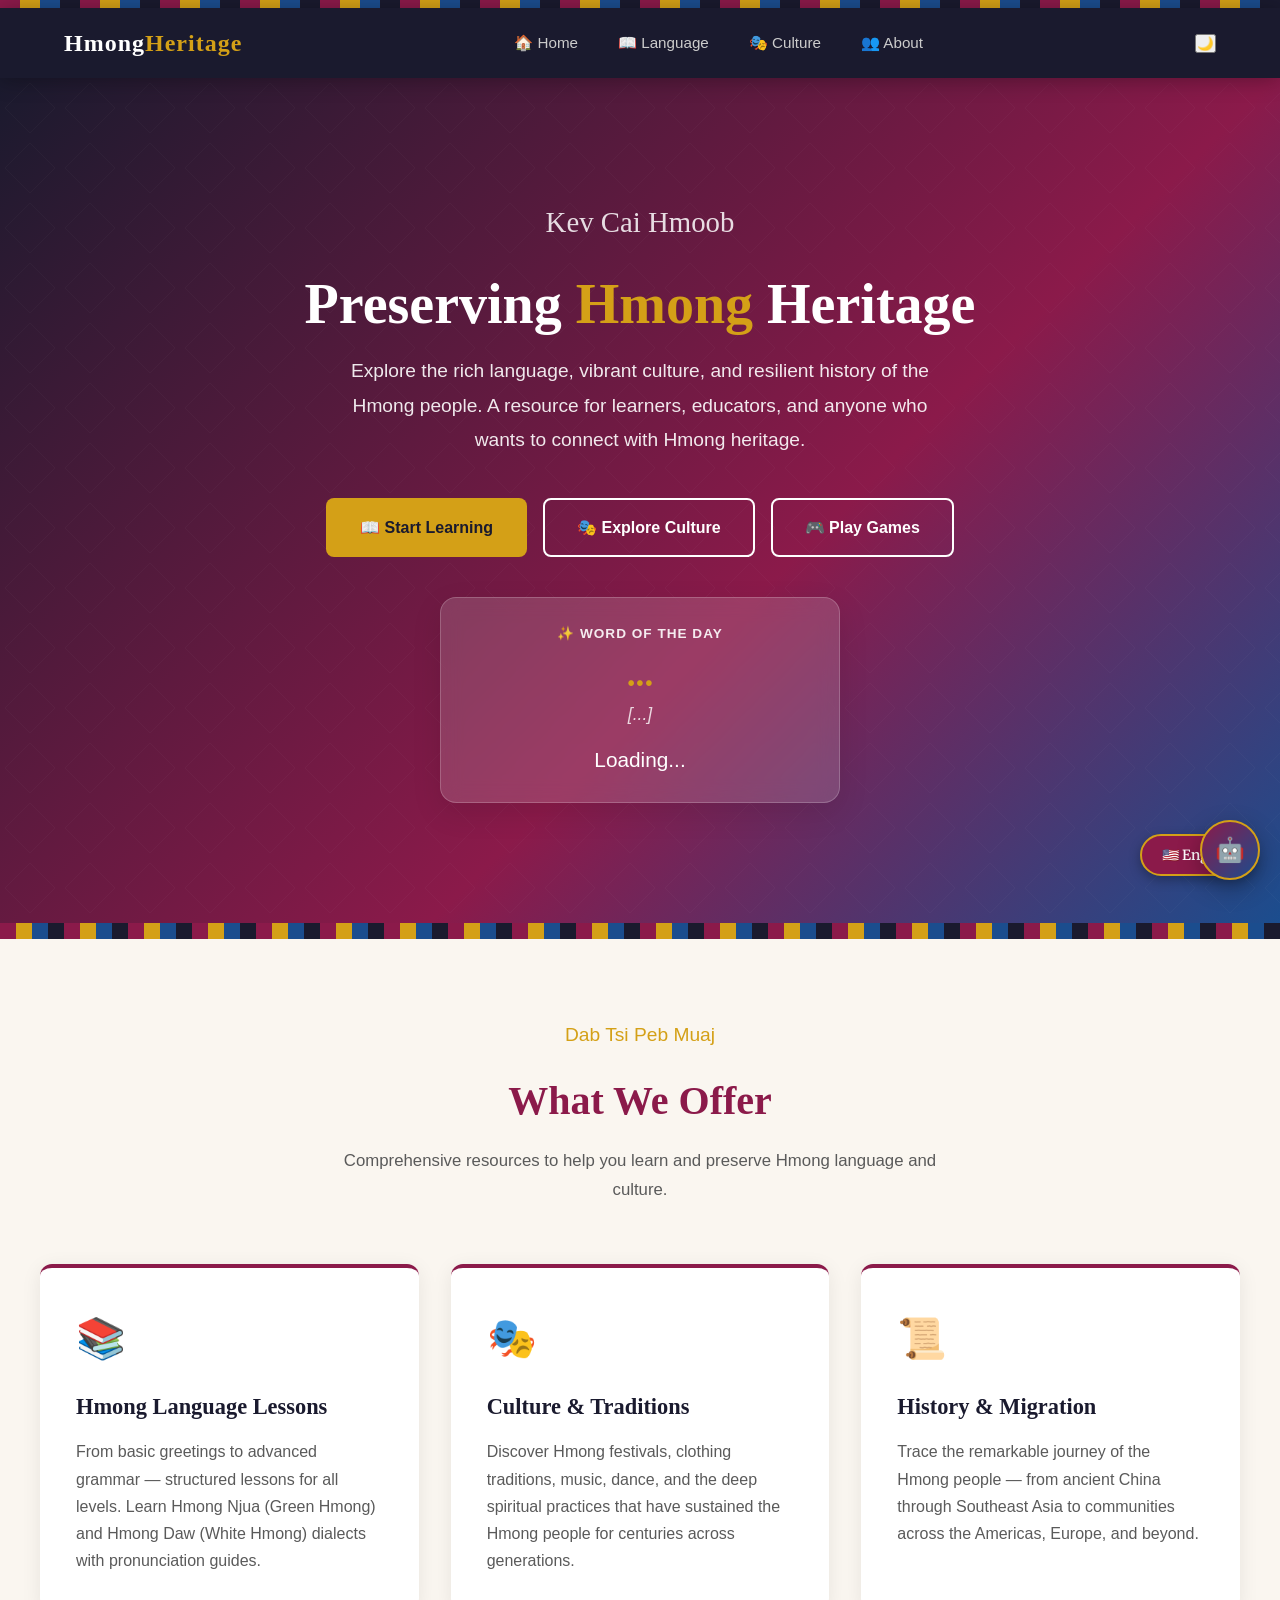
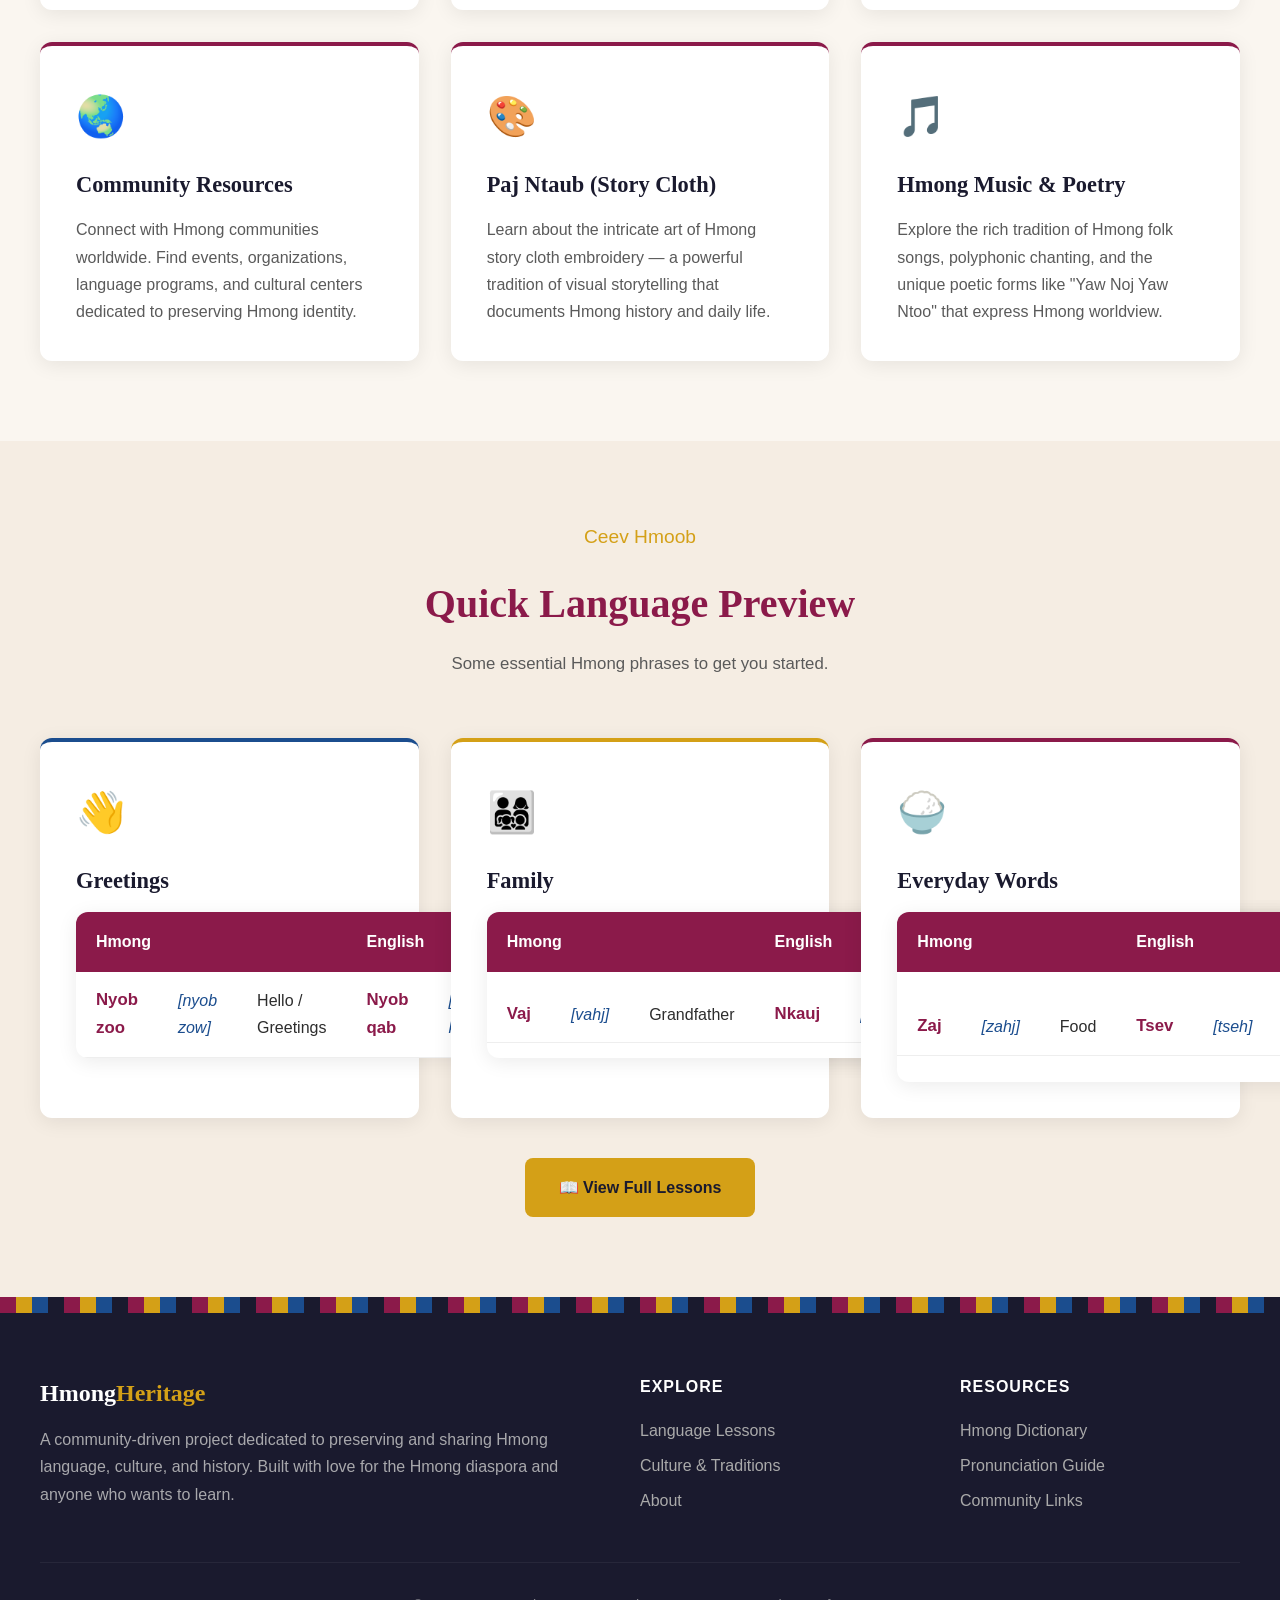
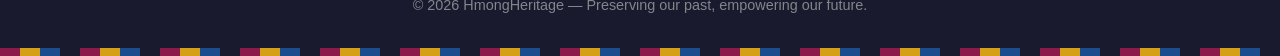
<file: index.html>
<!DOCTYPE html>
<html lang="en">
<head>
  <meta charset="UTF-8">
  <meta name="viewport" content="width=device-width, initial-scale=1.0">
  <title>🇭🇲 Hmong Heritage — Learn, Preserve, Celebrate</title>
  <meta name="description" content="A Hmong educational website dedicated to preserving Hmong language, culture, and history for future generations.">
    <link rel="stylesheet" href="css/style.css">
    <link rel="stylesheet" href="css/tutor_widget.css">
    <link rel="preconnect" href="https://fonts.googleapis.com">
<link href="https://fonts.googleapis.com/css2?family=Noto+Sans+Hmong+Nyiakeng:wght@400;700&family=Merriweather:wght@400;700&display=swap" rel="stylesheet">
  <link rel="icon" type="image/svg+xml" href="data:image/svg+xml,%3Csvg xmlns='http://www.w3.org/2000/svg' viewBox='0 0 100 100'%3E%3Ctext y='.9em' font-size='90'%3E🇭🇲%3C/text%3E%3C/svg%3E">
  <meta property="og:title" content="HmongHeritage — Learn, Preserve, Celebrate">
  <meta property="og:description" content="A Hmong educational website dedicated to preserving Hmong language, culture, and history for future generations.">
  <meta property="og:type" content="website">
</head>
<body>
  <!-- Scroll Progress -->
  <div class="scroll-progress" id="scrollProgress"></div>

  <!-- Hmong Pattern Top Border -->
  <div class="hmong-border"></div>

  <!-- Navigation -->
  <nav class="nav">
    <div class="nav-inner">
      <a href="index.html" class="nav-logo">Hmong<span>Heritage</span></a>
      <ul class="nav-links" id="navLinks">
        <li><a href="index.html" class="active">🏠 Home</a></li>
        <li><a href="language/index.html">📖 Language</a></li>
        <li><a href="culture/index.html">🎭 Culture</a></li>
        <li><a href="about/index.html">👥 About</a></li>
      </ul>
      <button class="lang-toggle" id="langToggle">🇺🇸 English</button>
      <button class="theme-toggle" id="themeToggle" aria-label="Toggle dark mode">🌙</button>
      <button class="nav-toggle" id="navToggle" aria-label="Toggle navigation">
        <span></span><span></span><span></span>
      </button>
    </div>
  </nav>

  <!-- Hero Section -->
  <section class="hero">
    <div class="hero-content">
      <div class="hmong-title">Kev Cai Hmoob</div>
      <h1>Preserving <span>Hmong</span> Heritage</h1>
      <p>Explore the rich language, vibrant culture, and resilient history of the Hmong people. A resource for learners, educators, and anyone who wants to connect with Hmong heritage.</p>
      <div class="hero-buttons">
        <a href="language/index.html" class="btn btn-primary">📖 Start Learning</a>
        <a href="culture/index.html" class="btn btn-outline">🎭 Explore Culture</a>
        <a href="games/index.html" class="btn btn-outline">🎮 Play Games</a>
      </div>

      <div id="wordOfDay" class="word-of-day-card">
        <div class="wotd-label">✨ Word of the Day</div>
        <div class="wotd-content">
          <span id="wotd-hm" class="wotd-hm">...</span>
          <span id="wotd-pron" class="wotd-pron">[...]</span>
          <div id="wotd-en" class="wotd-en">Loading...</div>
        </div>
      </div>
    </div>
  </section>

  </section>

  <!-- Hmong Pattern Divider -->
  <div class="hmong-border-thick"></div>

  <!-- What We Offer -->
  <section class="section">
    <div class="section-inner">
      <div class="section-header">
        <div class="hmong-subtitle">Dab Tsi Peb Muaj</div>
        <h2>What We Offer</h2>
        <p>Comprehensive resources to help you learn and preserve Hmong language and culture.</p>
      </div>
      <div class="cards">
        <div class="card">
          <div class="card-icon">📚</div>
          <h3>Hmong Language Lessons</h3>
          <p>From basic greetings to advanced grammar — structured lessons for all levels. Learn Hmong Njua (Green Hmong) and Hmong Daw (White Hmong) dialects with pronunciation guides.</p>
        </div>
        <div class="card">
          <div class="card-icon">🎭</div>
          <h3>Culture & Traditions</h3>
          <p>Discover Hmong festivals, clothing traditions, music, dance, and the deep spiritual practices that have sustained the Hmong people for centuries across generations.</p>
        </div>
        <div class="card">
          <div class="card-icon">📜</div>
          <h3>History & Migration</h3>
          <p>Trace the remarkable journey of the Hmong people — from ancient China through Southeast Asia to communities across the Americas, Europe, and beyond.</p>
        </div>
        <div class="card">
          <div class="card-icon">🌏</div>
          <h3>Community Resources</h3>
          <p>Connect with Hmong communities worldwide. Find events, organizations, language programs, and cultural centers dedicated to preserving Hmong identity.</p>
        </div>
        <div class="card">
          <div class="card-icon">🎨</div>
          <h3>Paj Ntaub (Story Cloth)</h3>
          <p>Learn about the intricate art of Hmong story cloth embroidery — a powerful tradition of visual storytelling that documents Hmong history and daily life.</p>
        </div>
        <div class="card">
          <div class="card-icon">🎵</div>
          <h3>Hmong Music & Poetry</h3>
          <p>Explore the rich tradition of Hmong folk songs, polyphonic chanting, and the unique poetic forms like "Yaw Noj Yaw Ntoo" that express Hmong worldview.</p>
        </div>
      </div>
    </div>
  </section>

  <!-- Quick Language Preview -->
  <section class="section" style="background: var(--color-cream);">
    <div class="section-inner">
      <div class="section-header">
        <div class="hmong-subtitle">Ceev Hmoob</div>
        <h2>Quick Language Preview</h2>
        <p>Some essential Hmong phrases to get you started.</p>
      </div>
      <div class="cards">
        <div class="card" style="border-top-color: var(--color-accent);">
          <div class="card-icon">👋</div>
          <h3>Greetings</h3>
          <table class="lesson-table" style="margin-top: 12px;">
            <thead>
              <tr><th data-lang-block="en">Hmong</th><th data-lang-block="hm">Hmoob</th><th data-lang-block="en">English</th><th data-lang-block="hm">Xaiv</th></tr>
            </thead>
            <tbody>
            <tr data-lang-block="en"><td><span class="hmong-word">Nyob zoo</span></td><td class="pronunciation">[nyob zow]</td><td>Hello / Greetings</td></tr>
            <tr data-lang-block="hm"><td><span class="hmong-word">Nyob zoo</span></td><td class="pronunciation">[nyob zow]</td><td>Nyob zoo / Nyob zoo</td></tr>
            <tr data-lang-block="en"><td><span class="hmong-word">Nyob qab</span></td><td class="pronunciation">[nyob kub]</td><td>Goodbye</td></tr>
            <tr data-lang-block="hm"><td><span class="hmong-word">Nyob qab</span></td><td class="pronunciation">[nyob kub]</td><td>Nyob qab / Nyob qab</td></tr>
            <tr data-lang-block="en"><td><span class="hmong-word">Ua tsaug</span></td><td class="pronunciation">[ow tsowg]</td><td>Thank you</td></tr>
            <tr data-lang-block="hm"><td><span class="hmong-word">Ua tsaug</span></td><td class="pronunciation">[ow tsowg]</td><td>Ua tsaug / Ua tsaug</td></tr>
            <tr data-lang-block="en"><td><span class="hmong-word">Yog</span></td><td class="pronunciation">[yong]</td><td>Yes</td></tr>
            <tr data-lang-block="hm"><td><span class="hmong-word">Yog</span></td><td class="pronunciation">[yong]</td><td>Yog / Yog</td></tr>
            <tr data-lang-block="en"><td><span class="hmong-word">Tsis yog</span></td><td class="pronunciation">[tis yong]</td><td>No</td></tr>
            <tr data-lang-block="hm"><td><span class="hmong-word">Tsis yog</span></td><td class="pronunciation">[tis yong]</td><td>Tsis yog / Tsis yog</td></tr>
            </tbody>
          </table>
        </div>
        <div class="card" style="border-top-color: var(--color-secondary);">
          <div class="card-icon">👨‍👩‍👧‍👦</div>
          <h3>Family</h3>
          <table class="lesson-table" style="margin-top: 12px;">
            <thead>
              <tr><th data-lang-block="en">Hmong</th><th data-lang-block="hm">Hmoob</th><th data-lang-block="en">English</th><th data-lang-block="hm">Xaiv</th></tr>
            </thead>
            <tbody>
            <tr data-lang-block="en"><td><span class="hmong-word">Vaj</span></td><td class="pronunciation">[vahj]</td><td>Grandfather</td></tr>
            <tr data-lang-block="hm"><td><span class="hmong-word">Vaj</span></td><td class="pronunciation">[vahj]</td><td>Vaj / Vaj</td></tr>
            <tr data-lang-block="en"><td><span class="hmong-word">Nkauj</span></td><td class="pronunciation">[nkowj]</td><td>Grandmother</td></tr>
            <tr data-lang-block="hm"><td><span class="hmong-word">Nkauj</span></td><td class="pronunciation">[nkowj]</td><td>Nkauj / Nkauj</td></tr>
            <tr data-lang-block="en"><td><span class="hmong-word">Tus neeg</span></td><td class="pronunciation">[tus neeg]</td><td>People</td></tr>
            <tr data-lang-block="hm"><td><span class="hmong-word">Tus neeg</span></td><td class="pronunciation">[tus neeg]</td><td>Tus neeg / Tus neeg</td></tr>
            <tr data-lang-block="en"><td><span class="hmong-word">Tub</span></td><td class="pronunciation">[tub]</td><td>Son</td></tr>
            <tr data-lang-block="hm"><td><span class="hmong-word">Tub</span></td><td class="pronunciation">[tub]</td><td>Tub / Tub</td></tr>
            <tr data-lang-block="en"><td><span class="hmong-word">Yam</span></td><td class="pronunciation">[yam]</td><td>Daughter</td></tr>
            <tr data-lang-block="hm"><td><span class="hmong-word">Yam</span></td><td class="pronunciation">[yam]</td><td>Yam / Yam</td></tr>
            </tbody>
          </table>
        </div>
        <div class="card" style="border-top-color: var(--color-primary);">
          <div class="card-icon">🍚</div>
          <h3>Everyday Words</h3>
          <table class="lesson-table" style="margin-top: 12px;">
            <thead>
              <tr><th data-lang-block="en">Hmong</th><th data-lang-block="hm">Hmoob</th><th data-lang-block="en">English</th><th data-lang-block="hm">Xaiv</th></tr>
            </thead>
            <tbody>
            <tr data-lang-block="en"><td><span class="hmong-word">Zaj</span></td><td class="pronunciation">[zahj]</td><td>Food</td></tr>
            <tr data-lang-block="hm"><td><span class="hmong-word">Zaj</span></td><td class="pronunciation">[zahj]</td><td>Zaj / Zaj</td></tr>
            <tr data-lang-block="en"><td><span class="hmong-word">Tsev</span></td><td class="pronunciation">[tseh]</td><td>House</td></tr>
            <tr data-lang-block="hm"><td><span class="hmong-word">Tsev</span></td><td class="pronunciation">[tseh]</td><td>Tsev / Tsev</td></tr>
            <tr data-lang-block="en"><td><span class="hmong-word">Tsuas</span></td><td class="pronunciation">[tsoos]</td><td>Water</td></tr>
            <tr data-lang-block="hm"><td><span class="hmong-word">Tsuas</span></td><td class="pronunciation">[tsoos]</td><td>Tsuas / Tsuas</td></tr>
            <tr data-lang-block="en"><td><span class="hmong-word">Hnub</span></td><td class="pronunciation">[hnoob]</td><td>Sun / Day</td></tr>
            <tr data-lang-block="hm"><td><span class="hmong-word">Hnub</span></td><td class="pronunciation">[hnoob]</td><td>Hnub / Hnub</td></tr>
            <tr data-lang-block="en"><td><span class="hmong-word">Hnub no</span></td><td class="pronunciation">[hnoob now]</td><td>Today</td></tr>
            <tr data-lang-block="hm"><td><span class="hmong-word">Hnub no</span></td><td class="pronunciation">[hnoob now]</td><td>Hnub no / Hnub no</td></tr>
            </tbody>
          </table>
        </div>
      </div>
      <div style="text-align: center; margin-top: 40px;">
        <a href="language/index.html" class="btn btn-primary">📖 View Full Lessons</a>
      </div>
    </div>
  </section>

  <!-- Hmong Pattern Divider -->
  <div class="hmong-border-thick"></div>

  <!-- Footer -->
  <footer class="footer">
    <div class="footer-inner">
      <div class="footer-brand">
        <h3>Hmong<span>Heritage</span></h3>
        <p>A community-driven project dedicated to preserving and sharing Hmong language, culture, and history. Built with love for the Hmong diaspora and anyone who wants to learn.</p>
      </div>
      <div class="footer-links">
        <h4>Explore</h4>
        <ul>
          <li><a href="language/index.html">Language Lessons</a></li>
          <li><a href="culture/index.html">Culture & Traditions</a></li>
          <li><a href="about/index.html">About</a></li>
        </ul>
      </div>
      <div class="footer-links">
        <h4>Resources</h4>
        <ul>
          <li><a href="https://www.hmongdictionary.org" target="_blank" rel="noopener">Hmong Dictionary</a></li>
          <li><a href="./language/index.html#pronunciation">Pronunciation Guide</a></li>
          <li><a href="https://www.hmong.org" target="_blank" rel="noopener">Community Links</a></li>
        </ul>
      </div>
    </div>
    <div class="footer-bottom">
      <p>© 2026 HmongHeritage — Preserving our past, empowering our future.</p>
    </div>
  </footer>

  <!-- Tutor Widget -->
  <div class="tutor-container">
    <div class="tutor-bubble">🤖</div>
    <div class="tutor-window">
      <div class="tutor-header">
        <div class="avatar">🧠</div>
        <div class="tutor-header-info">
          <h4>Leejnus AI Tutor</h4>
          <p>Online | Ready to Help</p>
        </div>
      </div>
      <div class="tutor-messages"></div>
      <div class="tutor-input-area">
        <input type="text" class="tutor-input" placeholder="Ask me something...">
        <button class="tutor-send">➔</button>
      </div>
    </div>
  </div>

  <!-- Bottom Border -->
  <div class="hmong-border"></div>

    <script src="js/main.js"></script>
    <script src="js/juice.js"></script>
    <script src="https://cdn.socket.io/4.7.2/socket.io.min.js"></script>
    <script src="js/tutor_widget.js"></script>
  </body>
</html>
</file>
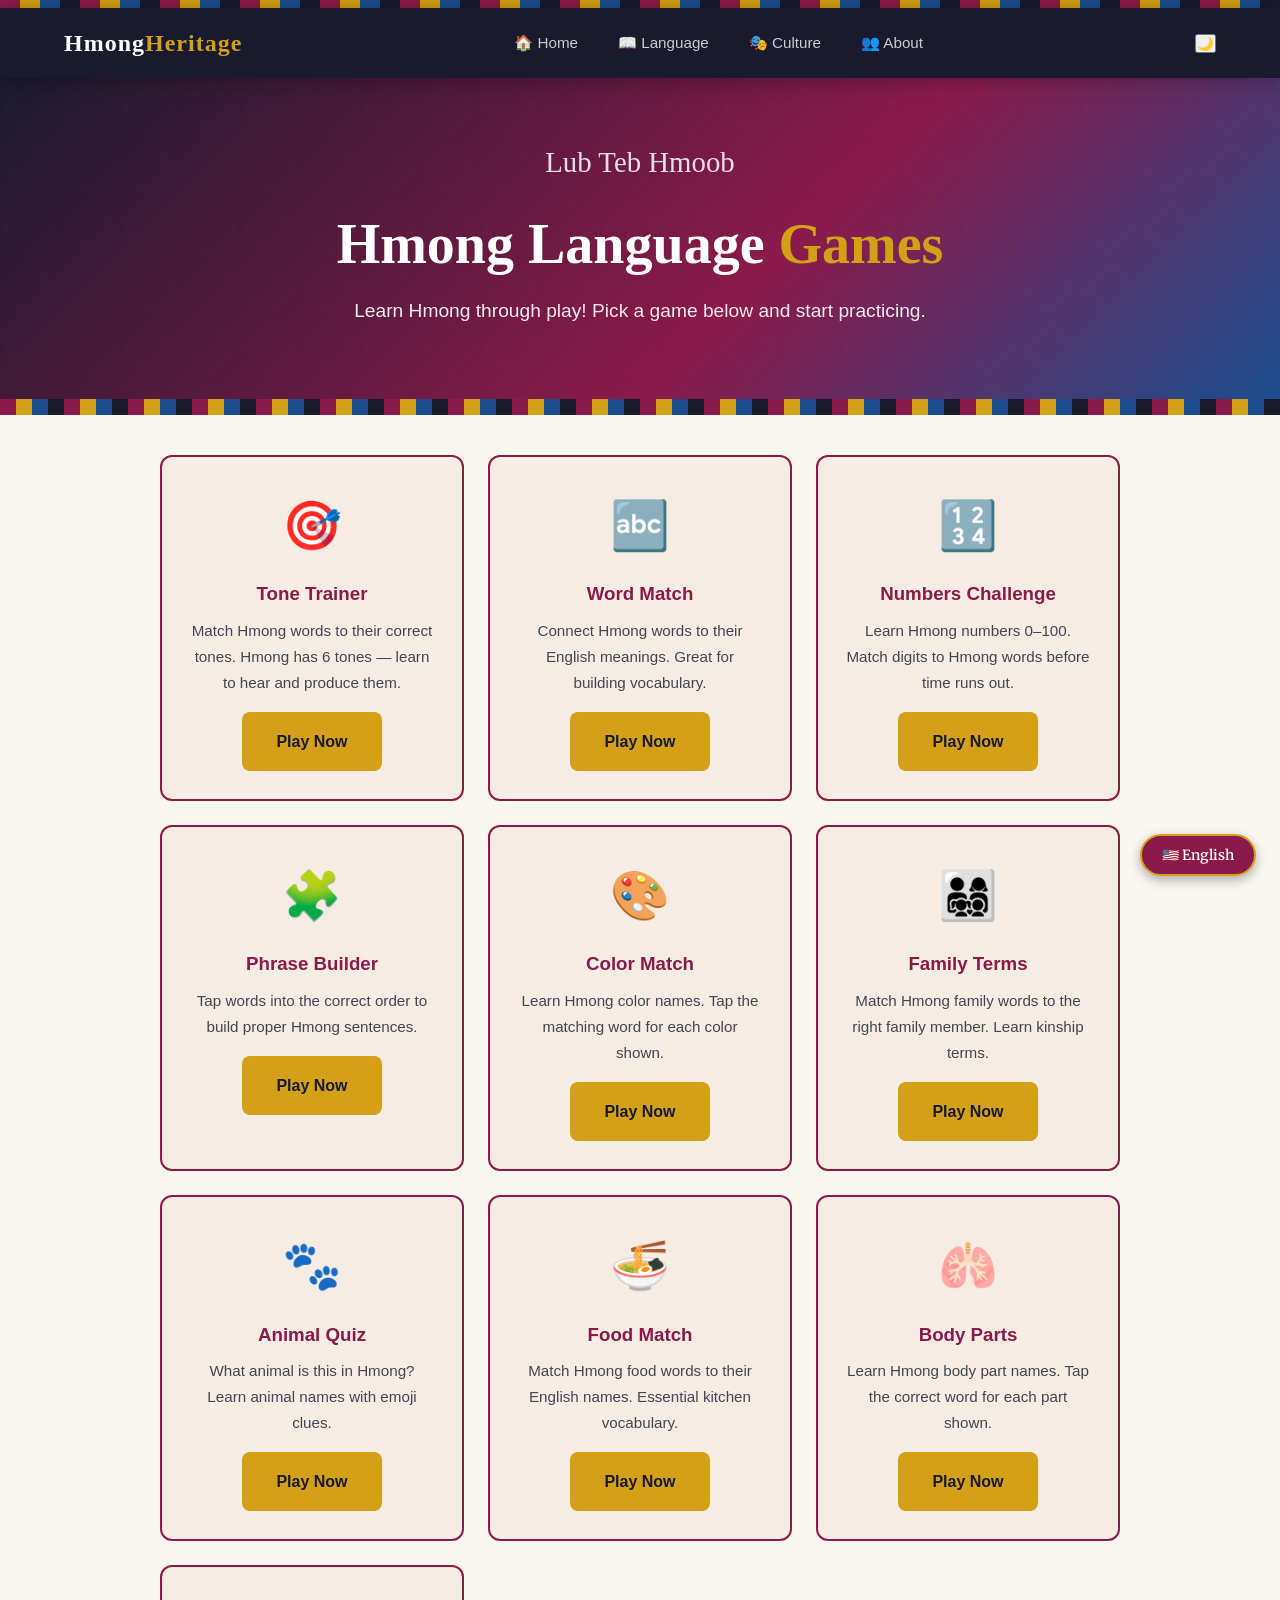
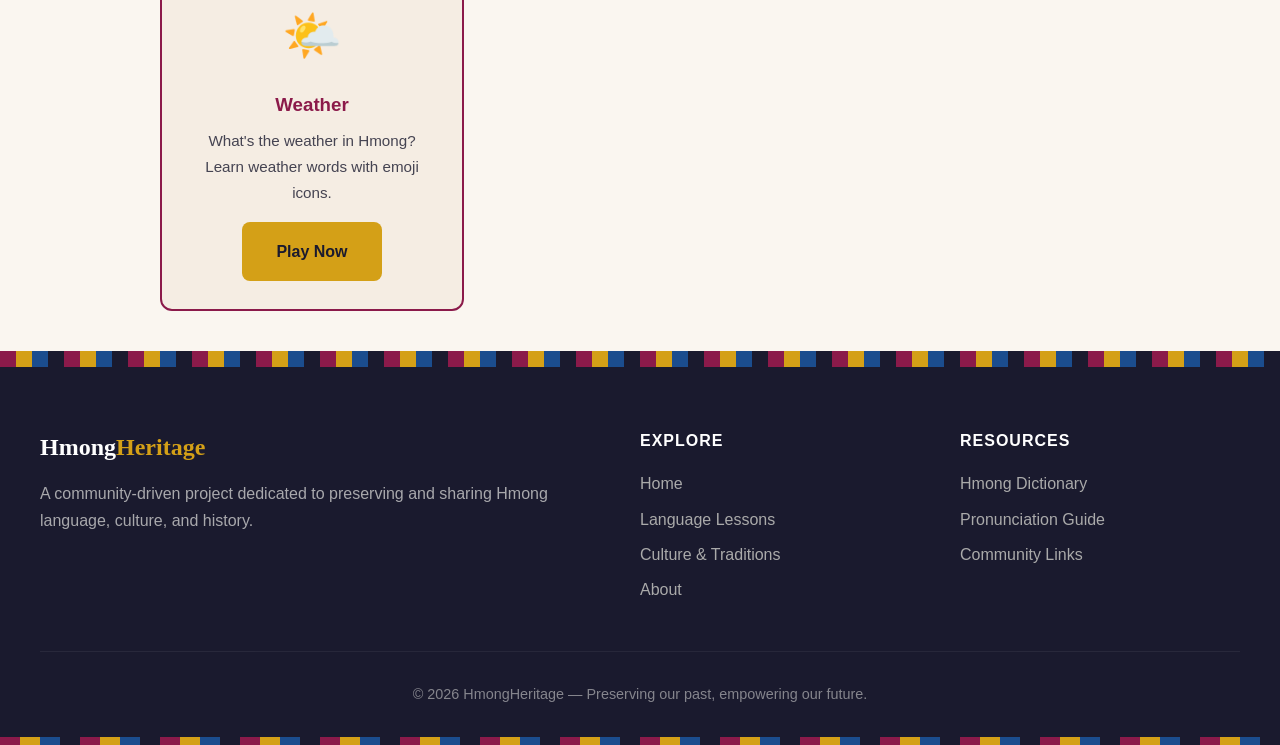
<file: games/index.html>
<!DOCTYPE html>
<html lang="en">
<head>
  <meta charset="UTF-8">
  <meta name="viewport" content="width=device-width, initial-scale=1.0">
  <title>🎮 Hmong Language Games — Kev Cai Hmoob</title>
  <meta name="description" content="Interactive Hmong language learning games for all ages.">
  <link rel="stylesheet" href="../css/style.css">
  <link rel="preconnect" href="https://fonts.googleapis.com">
  <link href="https://fonts.googleapis.com/css2?family=Noto+Sans+Hmong+Nyiakeng:wght@400;700&family=Merriweather:wght@400;700&display=swap" rel="stylesheet">
  <style>
    .games-grid {
      display: grid;
      grid-template-columns: repeat(auto-fit, minmax(280px, 1fr));
      gap: 24px;
      padding: 40px 20px;
      max-width: 1000px;
      margin: 0 auto;
    }
    .game-card {
      background: var(--color-cream);
      border-radius: 12px;
      padding: 28px;
      text-align: center;
      transition: transform 0.2s;
      border: 2px solid var(--color-primary);
    }
    .game-card:hover {
      transform: translateY(-4px);
      box-shadow: 0 8px 24px rgba(200,30,30,0.15);
    }
    .game-card .icon {
      font-size: 48px;
      margin-bottom: 12px;
    }
    .game-card h3 {
      color: var(--color-primary);
      margin-bottom: 8px;
    }
    .game-card p {
      color: var(--color-dark);
      opacity: 0.8;
      margin-bottom: 16px;
      font-size: 0.95rem;
    }
    .game-card .btn {
      display: inline-block;
    }
  </style>
  <link rel="icon" type="image/svg+xml" href="data:image/svg+xml,%3Csvg xmlns='http://www.w3.org/2000/svg' viewBox='0 0 100 100'%3E%3Ctext y='.9em' font-size='90'%3E🇭🇲%3C/text%3E%3C/svg%3E">
  <meta property="og:title" content="Hmong Language Games — HmongHeritage">
  <meta property="og:description" content="Interactive Hmong language learning games for all ages. Play, learn, and have fun!">
  <meta property="og:type" content="website">
<body>
  <div class="scroll-progress" id="scrollProgress"></div>
  <div class="hmong-border"></div>

  <nav class="nav">
    <div class="nav-inner">
      <a href="../index.html" class="nav-logo">Hmong<span>Heritage</span></a>
      <ul class="nav-links" id="navLinks">
        <li><a href="../index.html">🏠 Home</a></li>
        <li><a href="../language/index.html">📖 Language</a></li>
        <li><a href="../culture/index.html">🎭 Culture</a></li>
        <li><a href="../about/index.html">👥 About</a></li>
      </ul>
      <button class="lang-toggle" id="langToggle">🇺🇸 English</button>
      <button class="theme-toggle" id="themeToggle" aria-label="Toggle dark mode">🌙</button>
      <button class="nav-toggle" id="navToggle" aria-label="Toggle navigation">
        <span></span><span></span><span></span>
      </button>
    </div>
  </nav>

  <section class="hero" style="text-align:center; padding: 60px 20px 30px;">
    <div class="hero-content">
      <div class="hmong-title">Lub Teb Hmoob</div>
      <h1>Hmong Language <span>Games</span></h1>
      <p>Learn Hmong through play! Pick a game below and start practicing.</p>
    </div>
  </section>

  <div class="hmong-border-thick"></div>

  <div class="games-grid">
    <div class="game-card">
      <div class="icon">🎯</div>
      <h3>Tone Trainer</h3>
      <p>Match Hmong words to their correct tones. Hmong has 6 tones — learn to hear and produce them.</p>
      <a href="tone-trainer.html" class="btn btn-primary">Play Now</a>
    </div>
    <div class="game-card">
      <div class="icon">🔤</div>
      <h3>Word Match</h3>
      <p>Connect Hmong words to their English meanings. Great for building vocabulary.</p>
      <a href="word-match.html" class="btn btn-primary">Play Now</a>
    </div>
    <div class="game-card">
      <div class="icon">🔢</div>
      <h3>Numbers Challenge</h3>
      <p>Learn Hmong numbers 0–100. Match digits to Hmong words before time runs out.</p>
      <a href="numbers.html" class="btn btn-primary">Play Now</a>
    </div>
    <div class="game-card">
      <div class="icon">🧩</div>
      <h3>Phrase Builder</h3>
      <p>Tap words into the correct order to build proper Hmong sentences.</p>
      <a href="phrase-builder.html" class="btn btn-primary">Play Now</a>
    </div>
    <div class="game-card">
      <div class="icon">🎨</div>
      <h3>Color Match</h3>
      <p>Learn Hmong color names. Tap the matching word for each color shown.</p>
      <a href="color-match.html" class="btn btn-primary">Play Now</a>
    </div>
    <div class="game-card">
      <div class="icon">👨‍👩‍👧‍👦</div>
      <h3>Family Terms</h3>
      <p>Match Hmong family words to the right family member. Learn kinship terms.</p>
      <a href="family-terms.html" class="btn btn-primary">Play Now</a>
    </div>
    <div class="game-card">
      <div class="icon">🐾</div>
      <h3>Animal Quiz</h3>
      <p>What animal is this in Hmong? Learn animal names with emoji clues.</p>
      <a href="animal-quiz.html" class="btn btn-primary">Play Now</a>
    </div>
    <div class="game-card">
      <div class="icon">🍜</div>
      <h3>Food Match</h3>
      <p>Match Hmong food words to their English names. Essential kitchen vocabulary.</p>
      <a href="food-match.html" class="btn btn-primary">Play Now</a>
    </div>
    <div class="game-card">
      <div class="icon">🫁</div>
      <h3>Body Parts</h3>
      <p>Learn Hmong body part names. Tap the correct word for each part shown.</p>
      <a href="body-parts.html" class="btn btn-primary">Play Now</a>
    </div>
    <div class="game-card">
      <div class="icon">🌤️</div>
      <h3>Weather</h3>
      <p>What's the weather in Hmong? Learn weather words with emoji icons.</p>
      <a href="weather.html" class="btn btn-primary">Play Now</a>
    </div>
  </div>

  <div class="hmong-border-thick"></div>

  <footer class="footer">
    <div class="footer-inner">
      <div class="footer-brand">
        <h3>Hmong<span>Heritage</span></h3>
        <p>A community-driven project dedicated to preserving and sharing Hmong language, culture, and history.</p>
      </div>
      <div class="footer-links">
        <h4>Explore</h4>
        <ul>
          <li><a href="../index.html">Home</a></li>
          <li><a href="../language/index.html">Language Lessons</a></li>
          <li><a href="../culture/index.html">Culture & Traditions</a></li>
          <li><a href="../about/index.html">About</a></li>
        </ul>
      </div>
      <div class="footer-links">
        <h4>Resources</h4>
        <ul>
          <li><a href="https://www.hmongdictionary.org/" target="_blank" rel="noopener">Hmong Dictionary</a></li>
          <li><a href="https://www.hmonglanguage.com/pronunciation-guide/" target="_blank" rel="noopener">Pronunciation Guide</a></li>
          <li><a href="https://www.hmong.org/" target="_blank" rel="noopener">Community Links</a></li>
        </ul>
      </div>
    </div>
    <div class="footer-bottom">
      <p>© 2026 HmongHeritage — Preserving our past, empowering our future.</p>
    </div>
  </footer>
  <div class="hmong-border"></div>

  <script src="../js/main.js"></script>
</body>
</html>
</file>
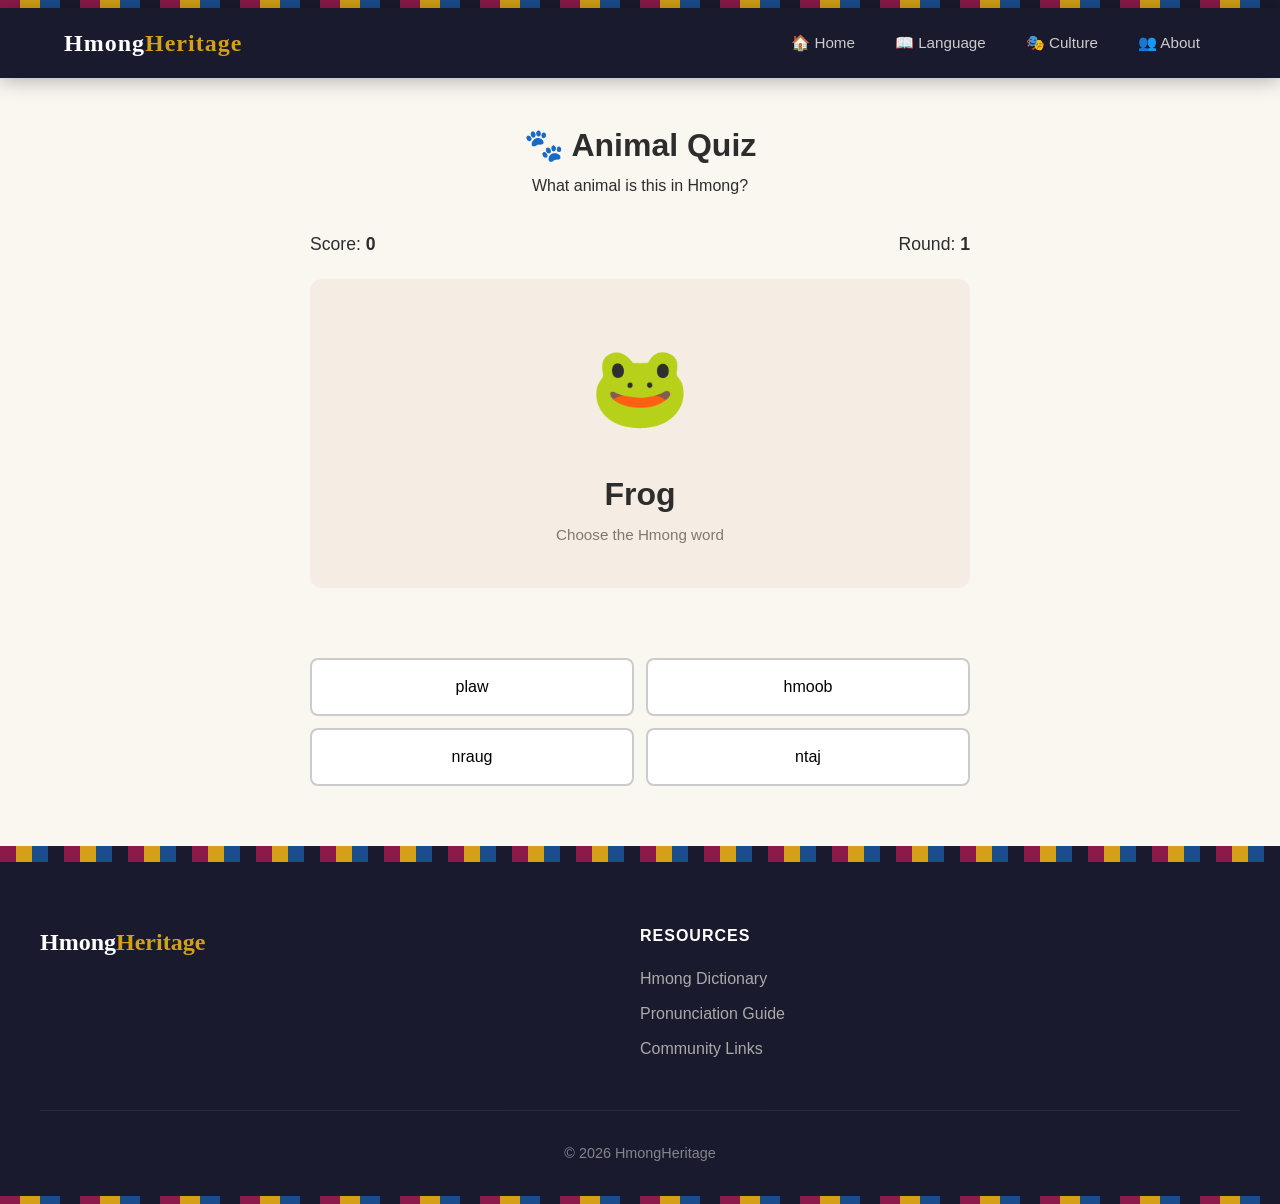
<file: games/animal-quiz.html>
<!DOCTYPE html>
<html lang="en">
<head>
  <link rel="icon" type="image/svg+xml" href="data:image/svg+xml,%3Csvg xmlns=%27http://www.w3.org/2000/svg%27 viewBox=%270 0 100 100%27%3E%3Ctext y=%27.9em%27 font-size=%2790%27%3E%F0%9F%87%B8%F0%9F%87%B2%3C/text%3E%3C/svg%3E">
  <meta charset="UTF-8">
  <meta name="viewport" content="width=device-width, initial-scale=1.0">
  <title>🐾 Animal Quiz — Hmong Language Games</title>
  <link rel="stylesheet" href="../css/style.css">
  <link href="https://fonts.googleapis.com/css2?family=Noto+Sans+Hmong+Nyiakeng:wght@400;700&family=Merriweather:wght@400;700&display=swap" rel="stylesheet">
  <style>
    .game-container { max-width: 700px; margin: 0 auto; padding: 40px 20px; }
    .game-header { text-align: center; margin-bottom: 30px; }
    .game-header h1 { color: var(--color-hmong-red); }
    .score-bar { display: flex; justify-content: space-between; margin-bottom: 20px; font-size: 1.1rem; }
    .animal-display { text-align: center; padding: 40px; background: var(--color-cream); border-radius: 12px; margin-bottom: 24px; }
    .animal-icon { font-size: 5rem; margin-bottom: 12px; }
    .animal-hmong { font-size: 2rem; font-weight: 700; color: var(--color-hmong-red); }
    .animal-hint { font-size: 0.95rem; opacity: 0.6; }
    .animal-options { display: grid; grid-template-columns: 1fr 1fr; gap: 12px; margin-bottom: 20px; }
    .animal-btn {
      padding: 18px 12px; border: 2px solid #ccc; background: white; border-radius: 8px;
      cursor: pointer; font-size: 1rem; text-align: center; transition: all 0.2s;
    }
    .animal-btn:hover { border-color: var(--color-hmong-red); }
    .animal-btn.correct { background: #22c55e; border-color: #22c55e; color: white; }
    .animal-btn.wrong { background: #ef4444; border-color: #ef4444; color: white; }
    .animal-btn:disabled { opacity: 0.6; cursor: not-allowed; }
    .feedback { text-align: center; font-size: 1.2rem; min-height: 30px; margin-bottom: 16px; }
    @media (max-width: 500px) { .animal-options { grid-template-columns: 1fr; } }
  </style>
</head>
<body>
  <div class="scroll-progress" id="scrollProgress"></div>
  <div class="hmong-border"></div>
  <nav class="nav">
    <div class="nav-inner">
      <a href="../index.html" class="nav-logo">Hmong<span>Heritage</span></a>
      <ul class="nav-links" id="navLinks">
        <li><a href="../index.html">🏠 Home</a></li>
        <li><a href="../language/index.html">📖 Language</a></li>
        <li><a href="../culture/index.html">🎭 Culture</a></li>
        <li><a href="../about/index.html">👥 About</a></li>
      </ul>
      <button class="nav-toggle" id="navToggle"><span></span><span></span><span></span></button>
    </div>
  </nav>

  <div class="game-container">
    <div class="game-header"><h1>🐾 Animal Quiz</h1><p>What animal is this in Hmong?</p></div>
    <div class="score-bar"><span>Score: <strong id="score">0</strong></span><span>Round: <strong id="round">1</strong></span></div>
    <div class="animal-display">
      <div class="animal-icon" id="animalIcon">🐾</div>
      <div class="animal-hmong" id="animalHmong">...</div>
      <div class="animal-hint" id="animalHint">...</div>
    </div>
    <div class="feedback" id="feedback"></div>
    <div class="animal-options" id="animalOptions"></div>
  </div>

  <div class="hmong-border-thick"></div>
  <footer class="footer">
    <div class="footer-inner">
      <div class="footer-brand"><h3>Hmong<span>Heritage</span></h3></div>
      <div class="footer-links"><h4>Resources</h4><ul>
        <li><a href="https://www.hmongdictionary.org/" target="_blank" rel="noopener">Hmong Dictionary</a></li>
        <li><a href="https://www.hmonglanguage.com/pronunciation-guide/" target="_blank" rel="noopener">Pronunciation Guide</a></li>
        <li><a href="https://www.hmong.org/" target="_blank" rel="noopener">Community Links</a></li>
      </ul></div>
    </div>
    <div class="footer-bottom"><p>© 2026 HmongHeritage</p></div>
  </footer>
  <div class="hmong-border"></div>

  <script>
    const animals = [
      { english: 'Dog', hmong: 'nyuj', icon: '🐕' },
      { english: 'Cat', hmong: 'vaj', icon: '🐈' },
      { english: 'Chicken', hmong: 'laum', icon: '🐔' },
      { english: 'Pig', hmong: 'hmoov', icon: '🐷' },
      { english: 'Buffalo', hmong: 'tsov', icon: '🐃' },
      { english: 'Fish', hmong: 'plaw', icon: '🐟' },
      { english: 'Bird', hmong: 'ntuj', icon: '🐦' },
      { english: 'Snake', hmong: 'hmoob', icon: '🐍' },
      { english: 'Tiger', hmong: 'tsov', icon: '🐅' },
      { english: 'Monkey', hmong: 'ntaj', icon: '🐒' },
      { english: 'Elephant', hmong: 'hu', icon: '🐘' },
      { english: 'Deer', hmong: 'hwj', icon: '🦌' },
      { english: 'Rabbit', hmong: 'nraug', icon: '🐇' },
      { english: 'Cow', hmong: 'hmoob', icon: '🐄' },
      { english: 'Goat', hmong: 'ntshuav', icon: '🐐' },
      { english: 'Horse', hmong: 'hmoob', icon: '🐴' },
      { english: 'Duck', hmong: 'laum', icon: '🦆' },
      { english: 'Frog', hmong: 'plaw', icon: '🐸' },
      { english: 'Butterfly', hmong: 'hmoob', icon: '🦋' },
      { english: 'Ant', hmong: 'hmoob', icon: '🐜' }
    ];

    let score = 0, round = 1, current = null, totalRounds = 10;

    function shuffle(arr) {
      const a = [...arr];
      for (let i = a.length - 1; i > 0; i--) {
        const j = Math.floor(Math.random() * (i + 1));
        [a[i], a[j]] = [a[j], a[i]];
      }
      return a;
    }

    function loadAnimal() {
      if (round > totalRounds) {
        document.querySelector('.animal-display').innerHTML = `<div class="animal-icon">🎉</div><div class="animal-hmong">Final score: ${score}/${totalRounds * 10}</div>`;
        document.getElementById('animalOptions').innerHTML = '<button class="btn btn-primary" onclick="location.reload()">Play Again</button>';
        return;
      }

      current = animals[Math.floor(Math.random() * animals.length)];
      document.getElementById('animalIcon').textContent = current.icon;
      document.getElementById('animalHmong').textContent = current.english;
      document.getElementById('animalHint').textContent = `Choose the Hmong word`;
      document.getElementById('feedback').textContent = '';

      const wrong = shuffle(animals.filter(a => a.hmong !== current.hmong || a.english !== current.english)).slice(0, 3).map(a => a.hmong);
      const uniqueWrong = [...new Set(wrong)].slice(0, 3);
      const options = shuffle([current.hmong, ...uniqueWrong]);

      const container = document.getElementById('animalOptions');
      container.innerHTML = '';
      options.forEach(h => {
        const btn = document.createElement('button');
        btn.className = 'animal-btn';
        btn.textContent = h;
        btn.onclick = () => checkAnimal(h, btn);
        container.appendChild(btn);
      });
    }

    function checkAnimal(selected, btn) {
      const allBtns = document.querySelectorAll('.animal-btn');
      allBtns.forEach(b => b.disabled = true);

      if (selected === current.hmong) {
        btn.classList.add('correct');
        document.getElementById('feedback').innerHTML = `<span style="color:#22c55e">✅ "${current.hmong}"!</span>`;
        score += 10;
      } else {
        btn.classList.add('wrong');
        allBtns.forEach(b => { if (b.textContent === current.hmong) b.classList.add('correct'); });
        document.getElementById('feedback').innerHTML = `<span style="color:#ef4444">❌ It was "${current.hmong}"</span>`;
      }

      document.getElementById('score').textContent = score;
      round++;
      document.getElementById('round').textContent = round;
      setTimeout(loadAnimal, 1200);
    }

    loadAnimal();
  </script>
</body>
</html>
</file>
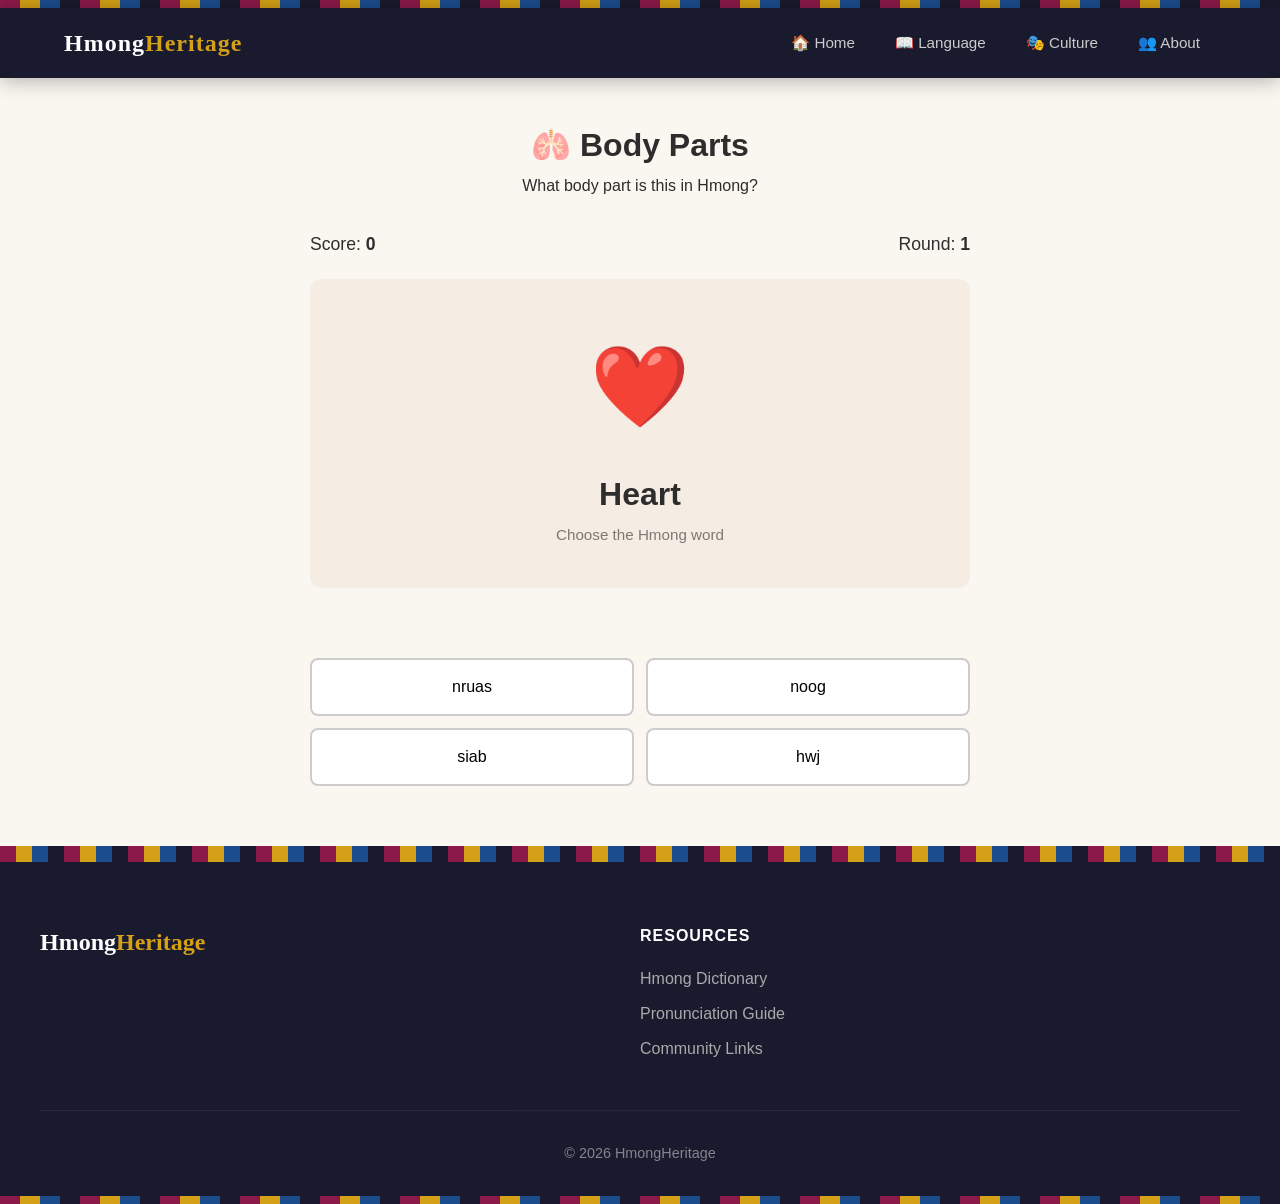
<file: games/body-parts.html>
<!DOCTYPE html>
<html lang="en">
<head>
  <link rel="icon" type="image/svg+xml" href="data:image/svg+xml,%3Csvg xmlns=%27http://www.w3.org/2000/svg%27 viewBox=%270 0 100 100%27%3E%3Ctext y=%27.9em%27 font-size=%2790%27%3E%F0%9F%87%B8%F0%9F%87%B2%3C/text%3E%3C/svg%3E">
  <meta charset="UTF-8">
  <meta name="viewport" content="width=device-width, initial-scale=1.0">
  <title>🫁 Body Parts — Hmong Language Games</title>
  <link rel="stylesheet" href="../css/style.css">
  <link href="https://fonts.googleapis.com/css2?family=Noto+Sans+Hmong+Nyiakeng:wght@400;700&family=Merriweather:wght@400;700&display=swap" rel="stylesheet">
  <style>
    .game-container { max-width: 700px; margin: 0 auto; padding: 40px 20px; }
    .game-header { text-align: center; margin-bottom: 30px; }
    .game-header h1 { color: var(--color-hmong-red); }
    .score-bar { display: flex; justify-content: space-between; margin-bottom: 20px; font-size: 1.1rem; }
    .body-card {
      text-align: center; padding: 40px; background: var(--color-cream); border-radius: 12px;
      margin-bottom: 24px; border: 2px solid var(--color-hmong-red);
    }
    .body-icon { font-size: 5rem; margin-bottom: 12px; }
    .body-hmong { font-size: 2rem; font-weight: 700; color: var(--color-hmong-red); }
    .body-hint { font-size: 0.95rem; opacity: 0.6; }
    .body-options { display: grid; grid-template-columns: 1fr 1fr; gap: 12px; margin-bottom: 20px; }
    .body-btn {
      padding: 18px 12px; border: 2px solid #ccc; background: white; border-radius: 8px;
      cursor: pointer; font-size: 1rem; text-align: center; transition: all 0.2s;
    }
    .body-btn:hover { border-color: var(--color-hmong-red); }
    .body-btn.correct { background: #22c55e; border-color: #22c55e; color: white; }
    .body-btn.wrong { background: #ef4444; border-color: #ef4444; color: white; }
    .body-btn:disabled { opacity: 0.6; cursor: not-allowed; }
    .feedback { text-align: center; font-size: 1.2rem; min-height: 30px; margin-bottom: 16px; }
    @media (max-width: 500px) { .body-options { grid-template-columns: 1fr; } }
  </style>
</head>
<body>
  <div class="scroll-progress" id="scrollProgress"></div>
  <div class="hmong-border"></div>
  <nav class="nav">
    <div class="nav-inner">
      <a href="../index.html" class="nav-logo">Hmong<span>Heritage</span></a>
      <ul class="nav-links" id="navLinks">
        <li><a href="../index.html">🏠 Home</a></li>
        <li><a href="../language/index.html">📖 Language</a></li>
        <li><a href="../culture/index.html">🎭 Culture</a></li>
        <li><a href="../about/index.html">👥 About</a></li>
      </ul>
      <button class="nav-toggle" id="navToggle"><span></span><span></span><span></span></button>
    </div>
  </nav>

  <div class="game-container">
    <div class="game-header"><h1>🫁 Body Parts</h1><p>What body part is this in Hmong?</p></div>
    <div class="score-bar"><span>Score: <strong id="score">0</strong></span><span>Round: <strong id="round">1</strong></span></div>
    <div class="body-card">
      <div class="body-icon" id="bodyIcon">🫁</div>
      <div class="body-hmong" id="bodyHmong">...</div>
      <div class="body-hint" id="bodyHint">Choose the Hmong word</div>
    </div>
    <div class="feedback" id="feedback"></div>
    <div class="body-options" id="bodyOptions"></div>
  </div>

  <div class="hmong-border-thick"></div>
  <footer class="footer">
    <div class="footer-inner">
      <div class="footer-brand"><h3>Hmong<span>Heritage</span></h3></div>
      <div class="footer-links"><h4>Resources</h4><ul>
        <li><a href="https://www.hmongdictionary.org/" target="_blank" rel="noopener">Hmong Dictionary</a></li>
        <li><a href="https://www.hmonglanguage.com/pronunciation-guide/" target="_blank" rel="noopener">Pronunciation Guide</a></li>
        <li><a href="https://www.hmong.org/" target="_blank" rel="noopener">Community Links</a></li>
      </ul></div>
    </div>
    <div class="footer-bottom"><p>© 2026 HmongHeritage</p></div>
  </footer>
  <div class="hmong-border"></div>

  <script>
    const bodyParts = [
      { english: 'Head', hmong: 'tswv', icon: '🗣️' },
      { english: 'Hair', hmong: 'hwj', icon: '💇' },
      { english: 'Eye', hmong: 'ntshai', icon: '👁️' },
      { english: 'Ear', hmong: 'noog', icon: '👂' },
      { english: 'Nose', hmong: 'hais', icon: '👃' },
      { english: 'Mouth', hmong: 'hais', icon: '👄' },
      { english: 'Teeth', hmong: 'dab', icon: '🦷' },
      { english: 'Tongue', hmong: 'lus', icon: '👅' },
      { english: 'Neck', hmong: 'hwj', icon: '🫃' },
      { english: 'Hand', hmong: 'nruas', icon: '✋' },
      { english: 'Finger', hmong: 'nruas', icon: '👆' },
      { english: 'Arm', hmong: 'hwj', icon: '💪' },
      { english: 'Chest', hmong: 'siab', icon: '🫁' },
      { english: 'Heart', hmong: 'siab', icon: '❤️' },
      { english: 'Belly', hmong: 'tawg', icon: '🫃' },
      { english: 'Leg', hmong: 'taug', icon: '🦵' },
      { english: 'Foot', hmong: 'taug', icon: '🦶' },
      { english: 'Knee', hmong: 'hwj', icon: '🦿' },
      { english: 'Back', hmong: 'tawg', icon: '🔙' },
      { english: 'Skin', hmong: 'huab', icon: '🧴' }
    ];

    let score = 0, round = 1, current = null, totalRounds = 10;

    function shuffle(arr) {
      const a = [...arr];
      for (let i = a.length - 1; i > 0; i--) {
        const j = Math.floor(Math.random() * (i + 1));
        [a[i], a[j]] = [a[j], a[i]];
      }
      return a;
    }

    function loadBody() {
      if (round > totalRounds) {
        document.querySelector('.body-card').innerHTML = `<div class="body-icon">🎉</div><div class="body-hmong">Final score: ${score}/${totalRounds * 10}</div>`;
        document.getElementById('bodyOptions').innerHTML = '<button class="btn btn-primary" onclick="location.reload()">Play Again</button>';
        return;
      }

      current = bodyParts[Math.floor(Math.random() * bodyParts.length)];
      document.getElementById('bodyIcon').textContent = current.icon;
      document.getElementById('bodyHmong').textContent = current.english;
      document.getElementById('bodyHint').textContent = 'Choose the Hmong word';
      document.getElementById('feedback').textContent = '';

      const wrong = shuffle(bodyParts.filter(b => b.hmong !== current.hmong)).slice(0, 3).map(b => b.hmong);
      const uniqueWrong = [...new Set(wrong)].slice(0, 3);
      const options = shuffle([current.hmong, ...uniqueWrong]);

      const container = document.getElementById('bodyOptions');
      container.innerHTML = '';
      options.forEach(h => {
        const btn = document.createElement('button');
        btn.className = 'body-btn';
        btn.textContent = h;
        btn.onclick = () => checkBody(h, btn);
        container.appendChild(btn);
      });
    }

    function checkBody(selected, btn) {
      const allBtns = document.querySelectorAll('.body-btn');
      allBtns.forEach(b => b.disabled = true);

      if (selected === current.hmong) {
        btn.classList.add('correct');
        document.getElementById('feedback').innerHTML = `<span style="color:#22c55e">✅ "${current.hmong}"!</span>`;
        score += 10;
      } else {
        btn.classList.add('wrong');
        allBtns.forEach(b => { if (b.textContent === current.hmong) b.classList.add('correct'); });
        document.getElementById('feedback').innerHTML = `<span style="color:#ef4444">❌ It was "${current.hmong}"</span>`;
      }

      document.getElementById('score').textContent = score;
      round++;
      document.getElementById('round').textContent = round;
      setTimeout(loadBody, 1200);
    }

    loadBody();
  </script>
</body>
</html>
</file>
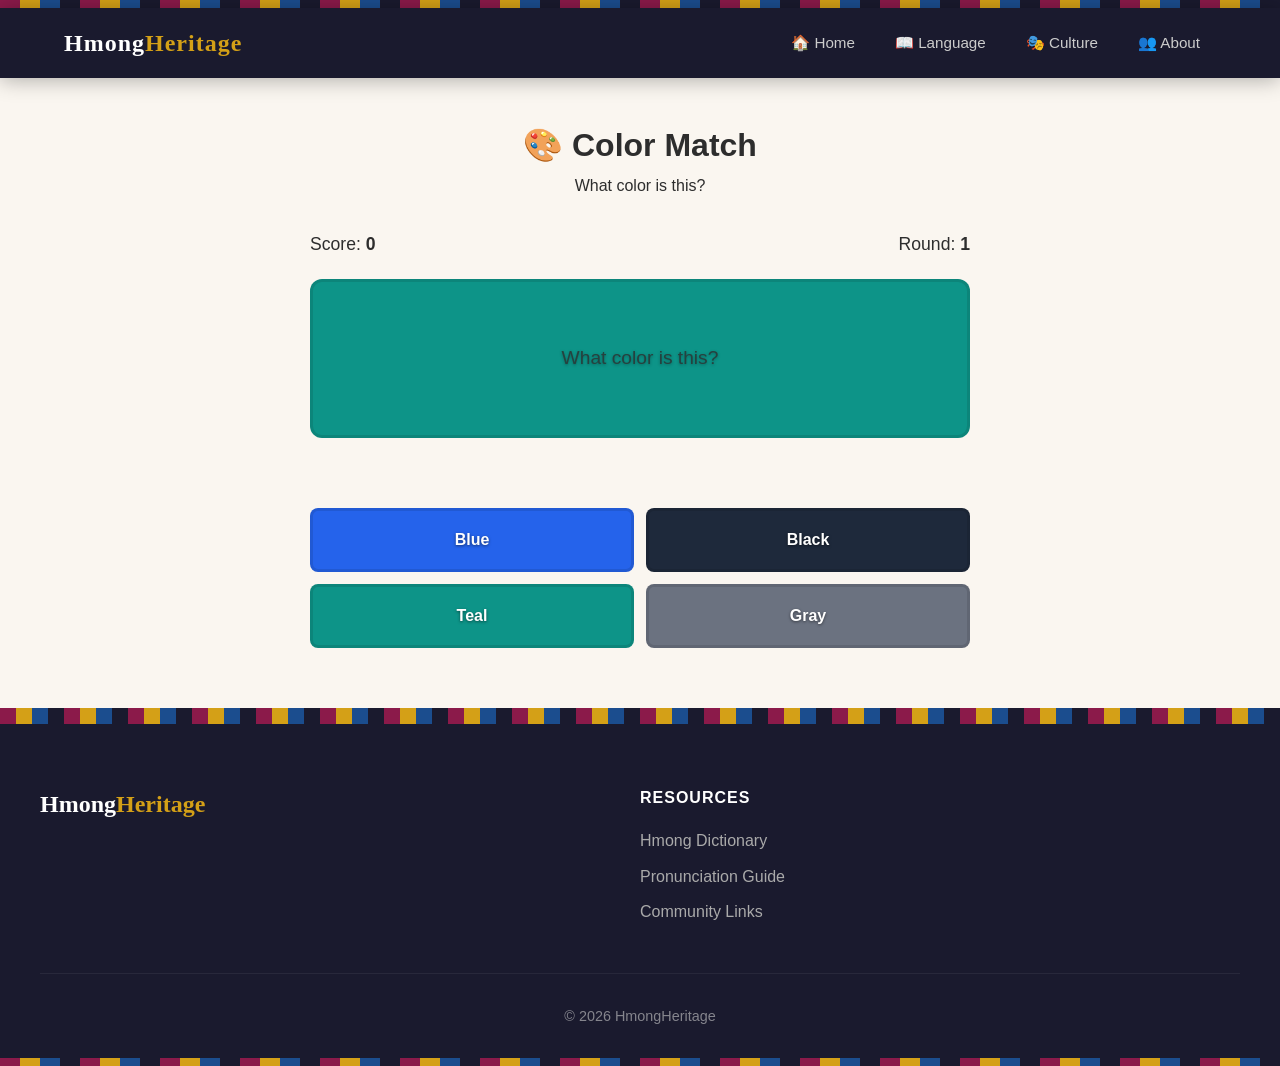
<file: games/color-match.html>
<!DOCTYPE html>
<html lang="en">
<head>
  <link rel="icon" type="image/svg+xml" href="data:image/svg+xml,%3Csvg xmlns=%27http://www.w3.org/2000/svg%27 viewBox=%270 0 100 100%27%3E%3Ctext y=%27.9em%27 font-size=%2790%27%3E%F0%9F%87%B8%F0%9F%87%B2%3C/text%3E%3C/svg%3E">
  <meta charset="UTF-8">
  <meta name="viewport" content="width=device-width, initial-scale=1.0">
  <title>🎨 Color Match — Hmong Language Games</title>
  <link rel="stylesheet" href="../css/style.css">
  <link href="https://fonts.googleapis.com/css2?family=Noto+Sans+Hmong+Nyiakeng:wght@400;700&family=Merriweather:wght@400;700&display=swap" rel="stylesheet">
  <style>
    .game-container { max-width: 700px; margin: 0 auto; padding: 40px 20px; }
    .game-header { text-align: center; margin-bottom: 30px; }
    .game-header h1 { color: var(--color-hmong-red); }
    .score-bar { display: flex; justify-content: space-between; margin-bottom: 20px; font-size: 1.1rem; }
    .color-display {
      text-align: center; padding: 60px 20px; border-radius: 12px; margin-bottom: 24px;
      transition: background-color 0.3s; border: 3px solid rgba(0,0,0,0.1);
    }
    .color-display .hint { font-size: 1.2rem; opacity: 0.8; }
    .color-options { display: grid; grid-template-columns: 1fr 1fr; gap: 12px; margin-bottom: 20px; }
    .color-btn {
      padding: 20px 12px; border: 3px solid rgba(0,0,0,0.1); border-radius: 8px;
      cursor: pointer; font-size: 1rem; font-weight: 600; text-align: center;
      transition: all 0.2s; color: white; text-shadow: 0 1px 3px rgba(0,0,0,0.5);
    }
    .color-btn:hover { transform: scale(1.05); }
    .color-btn.correct { border-color: #22c55e; box-shadow: 0 0 0 3px rgba(34,197,94,0.3); }
    .color-btn.wrong { border-color: #ef4444; box-shadow: 0 0 0 3px rgba(239,68,68,0.3); }
    .color-btn:disabled { opacity: 0.7; cursor: not-allowed; transform: none; }
    .feedback { text-align: center; font-size: 1.2rem; min-height: 30px; margin-bottom: 16px; }
    .game-nav { text-align: center; }
    @media (max-width: 500px) { .color-options { grid-template-columns: 1fr 1fr; } }
  </style>
</head>
<body>
  <div class="scroll-progress" id="scrollProgress"></div>
  <div class="hmong-border"></div>
  <nav class="nav">
    <div class="nav-inner">
      <a href="../index.html" class="nav-logo">Hmong<span>Heritage</span></a>
      <ul class="nav-links" id="navLinks">
        <li><a href="../index.html">🏠 Home</a></li>
        <li><a href="../language/index.html">📖 Language</a></li>
        <li><a href="../culture/index.html">🎭 Culture</a></li>
        <li><a href="../about/index.html">👥 About</a></li>
      </ul>
      <button class="nav-toggle" id="navToggle"><span></span><span></span><span></span></button>
    </div>
  </nav>

  <div class="game-container">
    <div class="game-header"><h1>🎨 Color Match</h1><p>What color is this?</p></div>
    <div class="score-bar"><span>Score: <strong id="score">0</strong></span><span>Round: <strong id="round">1</strong></span></div>
    <div class="color-display" id="colorDisplay"><div class="hint" id="colorHint">...</div></div>
    <div class="feedback" id="feedback"></div>
    <div class="color-options" id="colorOptions"></div>
  </div>

  <div class="hmong-border-thick"></div>
  <footer class="footer">
    <div class="footer-inner">
      <div class="footer-brand"><h3>Hmong<span>Heritage</span></h3></div>
      <div class="footer-links"><h4>Resources</h4><ul>
        <li><a href="https://www.hmongdictionary.org/" target="_blank" rel="noopener">Hmong Dictionary</a></li>
        <li><a href="https://www.hmonglanguage.com/pronunciation-guide/" target="_blank" rel="noopener">Pronunciation Guide</a></li>
        <li><a href="https://www.hmong.org/" target="_blank" rel="noopener">Community Links</a></li>
      </ul></div>
    </div>
    <div class="footer-bottom"><p>© 2026 HmongHeritage</p></div>
  </footer>
  <div class="hmong-border"></div>

  <script>
    const colors = [
      { name: 'Red', hmong: 'daj', hex: '#dc2626' },
      { name: 'Blue', hmong: 'xiav', hex: '#2563eb' },
      { name: 'Green', hmong: 'ntuam', hex: '#16a34a' },
      { name: 'Yellow', hmong: 'siav', hex: '#eab308' },
      { name: 'White', hmong: 'dawb', hex: '#f8fafc' },
      { name: 'Black', hmong: 'dub', hex: '#1e293b' },
      { name: 'Orange', hmong: 'tawb', hex: '#ea580c' },
      { name: 'Purple', hmong: 'ntoo', hex: '#7c3aed' },
      { name: 'Pink', hmong: 'daj liab', hex: '#ec4899' },
      { name: 'Brown', hmong: 'xoob', hex: '#92400e' },
      { name: 'Gray', hmong: 'xws liab', hex: '#6b7280' },
      { name: 'Teal', hmong: 'ntuam liab', hex: '#0d9488' }
    ];

    let score = 0, round = 1, current = null, totalRounds = 10;

    function shuffle(arr) {
      const a = [...arr];
      for (let i = a.length - 1; i > 0; i--) {
        const j = Math.floor(Math.random() * (i + 1));
        [a[i], a[j]] = [a[j], a[i]];
      }
      return a;
    }

    function loadColor() {
      if (round > totalRounds) {
        document.getElementById('colorDisplay').innerHTML = `<div class="hint">🎉 Final score: ${score}/${totalRounds * 10}</div>`;
        document.getElementById('colorDisplay').style.background = '#f0fdf4';
        document.getElementById('colorOptions').innerHTML = '<button class="btn btn-primary" onclick="location.reload()">Play Again</button>';
        return;
      }

      current = colors[Math.floor(Math.random() * colors.length)];
      const display = document.getElementById('colorDisplay');
      display.style.background = current.hex;
      const textColor = ['#daj','#xiav','#ntuam','#siav','#xoob','#xws liab'].includes(current.hmong) ? '#fff' : '#000';
      display.style.textShadow = '0 1px 3px rgba(0,0,0,0.4)';
      document.getElementById('colorHint').textContent = `What color is this?`;

      const wrongColors = shuffle(colors.filter(c => c.hmong !== current.hmong)).slice(0, 3);
      const options = shuffle([current, ...wrongColors]);

      const container = document.getElementById('colorOptions');
      container.innerHTML = '';
      options.forEach(c => {
        const btn = document.createElement('button');
        btn.className = 'color-btn';
        btn.style.background = c.hex;
        btn.style.color = (c.hex === '#f8fafc' || c.hex === '#eab308') ? '#000' : '#fff';
        btn.textContent = c.name;
        btn.onclick = () => checkColor(c, btn);
        container.appendChild(btn);
      });
    }

    function checkColor(selected, btn) {
      const allBtns = document.querySelectorAll('.color-btn');
      allBtns.forEach(b => b.disabled = true);

      if (selected.hmong === current.hmong) {
        btn.classList.add('correct');
        document.getElementById('feedback').innerHTML = `<span style="color:#22c55e">✅ ${current.hmong}!</span>`;
        score += 10;
      } else {
        btn.classList.add('wrong');
        allBtns.forEach(b => { if (b.textContent === selected.name) b.classList.add('wrong'); });
        allBtns.forEach(b => { if (b.textContent === current.name) b.classList.add('correct'); });
        document.getElementById('feedback').innerHTML = `<span style="color:#ef4444">❌ It was "${current.hmong}"</span>`;
      }

      document.getElementById('score').textContent = score;
      round++;
      document.getElementById('round').textContent = round;
      setTimeout(loadColor, 1200);
    }

    loadColor();
  </script>
</body>
</html>
</file>
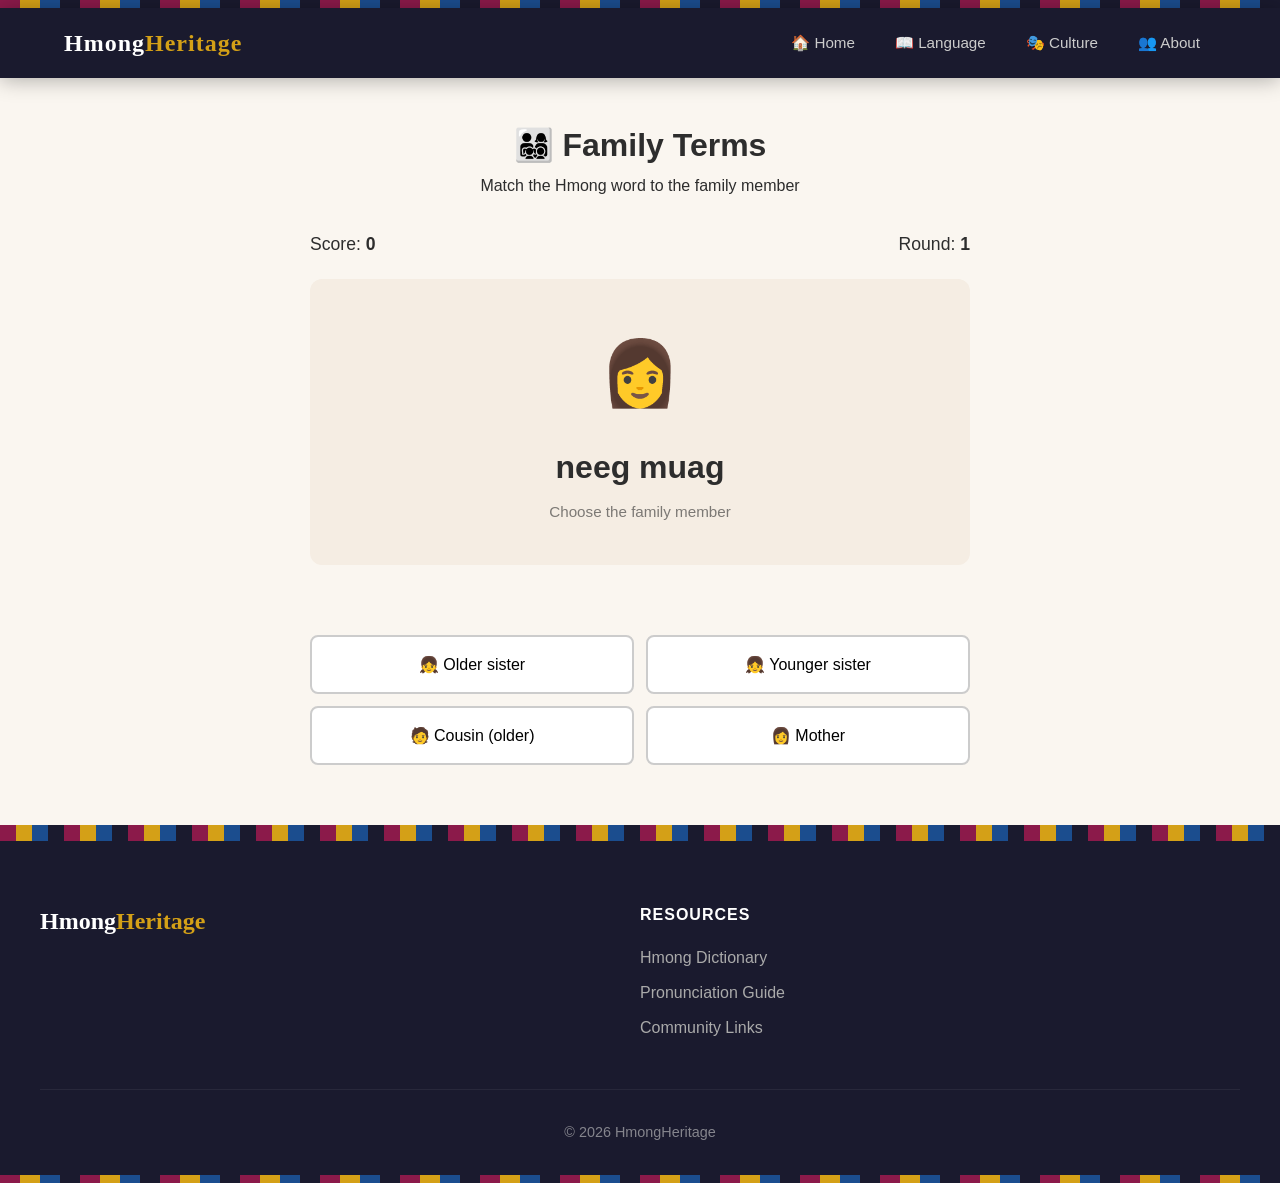
<file: games/family-terms.html>
<!DOCTYPE html>
<html lang="en">
<head>
  <link rel="icon" type="image/svg+xml" href="data:image/svg+xml,%3Csvg xmlns=%27http://www.w3.org/2000/svg%27 viewBox=%270 0 100 100%27%3E%3Ctext y=%27.9em%27 font-size=%2790%27%3E%F0%9F%87%B8%F0%9F%87%B2%3C/text%3E%3C/svg%3E">
  <meta charset="UTF-8">
  <meta name="viewport" content="width=device-width, initial-scale=1.0">
  <title>👨‍👩‍👧‍👦 Family Terms — Hmong Language Games</title>
  <link rel="stylesheet" href="../css/style.css">
  <link href="https://fonts.googleapis.com/css2?family=Noto+Sans+Hmong+Nyiakeng:wght@400;700&family=Merriweather:wght@400;700&display=swap" rel="stylesheet">
  <style>
    .game-container { max-width: 700px; margin: 0 auto; padding: 40px 20px; }
    .game-header { text-align: center; margin-bottom: 30px; }
    .game-header h1 { color: var(--color-hmong-red); }
    .score-bar { display: flex; justify-content: space-between; margin-bottom: 20px; font-size: 1.1rem; }
    .family-card {
      text-align: center; padding: 40px; background: var(--color-cream); border-radius: 12px;
      margin-bottom: 24px; border: 2px solid var(--color-hmong-red);
    }
    .family-icon { font-size: 4rem; margin-bottom: 12px; }
    .family-hmong { font-size: 2rem; font-weight: 700; color: var(--color-hmong-red); margin-bottom: 4px; }
    .family-hint { font-size: 0.95rem; opacity: 0.6; }
    .family-options { display: grid; grid-template-columns: 1fr 1fr; gap: 12px; margin-bottom: 20px; }
    .family-btn {
      padding: 18px 12px; border: 2px solid #ccc; background: white; border-radius: 8px;
      cursor: pointer; font-size: 1rem; text-align: center; transition: all 0.2s;
    }
    .family-btn:hover { border-color: var(--color-hmong-red); }
    .family-btn.correct { background: #22c55e; border-color: #22c55e; color: white; }
    .family-btn.wrong { background: #ef4444; border-color: #ef4444; color: white; }
    .family-btn:disabled { opacity: 0.6; cursor: not-allowed; }
    .feedback { text-align: center; font-size: 1.2rem; min-height: 30px; margin-bottom: 16px; }
    @media (max-width: 500px) { .family-options { grid-template-columns: 1fr; } }
  </style>
</head>
<body>
  <div class="scroll-progress" id="scrollProgress"></div>
  <div class="hmong-border"></div>
  <nav class="nav">
    <div class="nav-inner">
      <a href="../index.html" class="nav-logo">Hmong<span>Heritage</span></a>
      <ul class="nav-links" id="navLinks">
        <li><a href="../index.html">🏠 Home</a></li>
        <li><a href="../language/index.html">📖 Language</a></li>
        <li><a href="../culture/index.html">🎭 Culture</a></li>
        <li><a href="../about/index.html">👥 About</a></li>
      </ul>
      <button class="nav-toggle" id="navToggle"><span></span><span></span><span></span></button>
    </div>
  </nav>

  <div class="game-container">
    <div class="game-header"><h1>👨‍👩‍👧‍👦 Family Terms</h1><p>Match the Hmong word to the family member</p></div>
    <div class="score-bar"><span>Score: <strong id="score">0</strong></span><span>Round: <strong id="round">1</strong></span></div>
    <div class="family-card">
      <div class="family-icon" id="familyIcon">👤</div>
      <div class="family-hmong" id="familyHmong">...</div>
      <div class="family-hint" id="familyHint">...</div>
    </div>
    <div class="feedback" id="feedback"></div>
    <div class="family-options" id="familyOptions"></div>
  </div>

  <div class="hmong-border-thick"></div>
  <footer class="footer">
    <div class="footer-inner">
      <div class="footer-brand"><h3>Hmong<span>Heritage</span></h3></div>
      <div class="footer-links"><h4>Resources</h4><ul>
        <li><a href="https://www.hmongdictionary.org/" target="_blank" rel="noopener">Hmong Dictionary</a></li>
        <li><a href="https://www.hmonglanguage.com/pronunciation-guide/" target="_blank" rel="noopener">Pronunciation Guide</a></li>
        <li><a href="https://www.hmong.org/" target="_blank" rel="noopener">Community Links</a></li>
      </ul></div>
    </div>
    <div class="footer-bottom"><p>© 2026 HmongHeritage</p></div>
  </footer>
  <div class="hmong-border"></div>

  <script>
    const family = [
      { hmong: 'dab neeg', english: 'Grandfather', icon: '👴' },
      { hmong: 'dab neeg muag', english: 'Grandmother', icon: '👵' },
      { hmong: 'neeg', english: 'Father', icon: '👨' },
      { hmong: 'neeg muag', english: 'Mother', icon: '👩' },
      { hmong: 'hluas', english: 'Older brother', icon: '👦' },
      { hmong: 'hluas muag', english: 'Older sister', icon: '👧' },
      { hmong: 'tsaus', english: 'Younger brother', icon: '👦' },
      { hmong: 'tsaus muag', english: 'Younger sister', icon: '👧' },
      { hmong: 'txiv neeb', english: 'Uncle (paternal)', icon: '👨' },
      { hmong: 'neeg muag', english: 'Aunt (maternal)', icon: '👩' },
      { hmong: 'neeg', english: 'Spouse', icon: '💑' },
      { hmong: 'yuam', english: 'Child', icon: '👶' },
      { hmong: 'yuam tsis', english: 'Baby', icon: '🍼' },
      { hmong: 'txawg', english: 'Cousin (older)', icon: '🧑' },
      { hmong: 'txawg muag', english: 'Cousin (younger)', icon: '🧒' }
    ];

    let score = 0, round = 1, current = null, totalRounds = 10;

    function shuffle(arr) {
      const a = [...arr];
      for (let i = a.length - 1; i > 0; i--) {
        const j = Math.floor(Math.random() * (i + 1));
        [a[i], a[j]] = [a[j], a[i]];
      }
      return a;
    }

    function loadFamily() {
      if (round > totalRounds) {
        document.querySelector('.family-card').innerHTML = `<div class="family-icon">🎉</div><div class="family-hmong">Final score: ${score}/${totalRounds * 10}</div>`;
        document.getElementById('familyOptions').innerHTML = '<button class="btn btn-primary" onclick="location.reload()">Play Again</button>';
        return;
      }

      current = family[Math.floor(Math.random() * family.length)];
      document.getElementById('familyIcon').textContent = current.icon;
      document.getElementById('familyHmong').textContent = current.hmong;
      document.getElementById('familyHint').textContent = `Choose the family member`;
      document.getElementById('feedback').textContent = '';

      const wrong = shuffle(family.filter(f => f.hmong !== current.hmong)).slice(0, 3);
      const options = shuffle([current, ...wrong]);

      const container = document.getElementById('familyOptions');
      container.innerHTML = '';
      options.forEach(f => {
        const btn = document.createElement('button');
        btn.className = 'family-btn';
        btn.textContent = `${f.icon} ${f.english}`;
        btn.onclick = () => checkFamily(f, btn);
        container.appendChild(btn);
      });
    }

    function checkFamily(selected, btn) {
      const allBtns = document.querySelectorAll('.family-btn');
      allBtns.forEach(b => b.disabled = true);

      if (selected.english === current.english) {
        btn.classList.add('correct');
        document.getElementById('feedback').innerHTML = `<span style="color:#22c55e">✅ Correct!</span>`;
        score += 10;
      } else {
        btn.classList.add('wrong');
        allBtns.forEach(b => { if (b.textContent.includes(current.english)) b.classList.add('correct'); });
        document.getElementById('feedback').innerHTML = `<span style="color:#ef4444">❌ It was "${current.english}" (${current.hmong})</span>`;
      }

      document.getElementById('score').textContent = score;
      round++;
      document.getElementById('round').textContent = round;
      setTimeout(loadFamily, 1200);
    }

    loadFamily();
  </script>
</body>
</html>
</file>
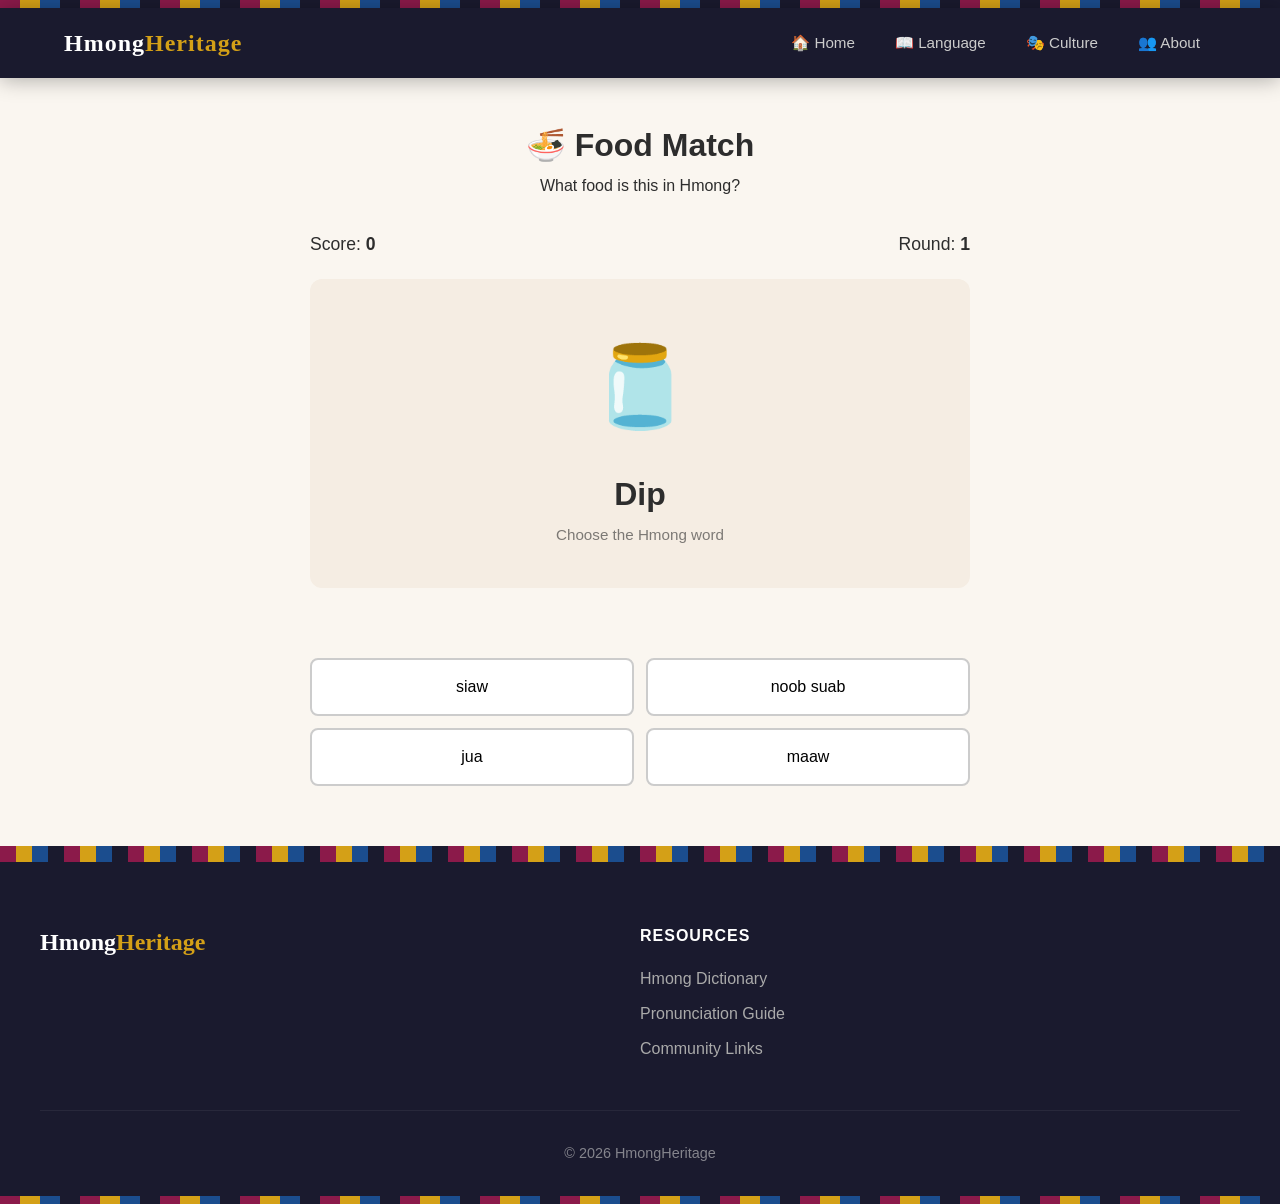
<file: games/food-match.html>
<!DOCTYPE html>
<html lang="en">
<head>
  <link rel="icon" type="image/svg+xml" href="data:image/svg+xml,%3Csvg xmlns=%27http://www.w3.org/2000/svg%27 viewBox=%270 0 100 100%27%3E%3Ctext y=%27.9em%27 font-size=%2790%27%3E%F0%9F%87%B8%F0%9F%87%B2%3C/text%3E%3C/svg%3E">
  <meta charset="UTF-8">
  <meta name="viewport" content="width=device-width, initial-scale=1.0">
  <title>🍜 Food Match — Hmong Language Games</title>
  <link rel="stylesheet" href="../css/style.css">
  <link href="https://fonts.googleapis.com/css2?family=Noto+Sans+Hmong+Nyiakeng:wght@400;700&family=Merriweather:wght@400;700&display=swap" rel="stylesheet">
  <style>
    .game-container { max-width: 700px; margin: 0 auto; padding: 40px 20px; }
    .game-header { text-align: center; margin-bottom: 30px; }
    .game-header h1 { color: var(--color-hmong-red); }
    .score-bar { display: flex; justify-content: space-between; margin-bottom: 20px; font-size: 1.1rem; }
    .food-card {
      text-align: center; padding: 40px; background: var(--color-cream); border-radius: 12px;
      margin-bottom: 24px; border: 2px solid var(--color-hmong-red);
    }
    .food-icon { font-size: 5rem; margin-bottom: 12px; }
    .food-hmong { font-size: 2rem; font-weight: 700; color: var(--color-hmong-red); }
    .food-hint { font-size: 0.95rem; opacity: 0.6; }
    .food-options { display: grid; grid-template-columns: 1fr 1fr; gap: 12px; margin-bottom: 20px; }
    .food-btn {
      padding: 18px 12px; border: 2px solid #ccc; background: white; border-radius: 8px;
      cursor: pointer; font-size: 1rem; text-align: center; transition: all 0.2s;
    }
    .food-btn:hover { border-color: var(--color-hmong-red); }
    .food-btn.correct { background: #22c55e; border-color: #22c55e; color: white; }
    .food-btn.wrong { background: #ef4444; border-color: #ef4444; color: white; }
    .food-btn:disabled { opacity: 0.6; cursor: not-allowed; }
    .feedback { text-align: center; font-size: 1.2rem; min-height: 30px; margin-bottom: 16px; }
    @media (max-width: 500px) { .food-options { grid-template-columns: 1fr; } }
  </style>
</head>
<body>
  <div class="scroll-progress" id="scrollProgress"></div>
  <div class="hmong-border"></div>
  <nav class="nav">
    <div class="nav-inner">
      <a href="../index.html" class="nav-logo">Hmong<span>Heritage</span></a>
      <ul class="nav-links" id="navLinks">
        <li><a href="../index.html">🏠 Home</a></li>
        <li><a href="../language/index.html">📖 Language</a></li>
        <li><a href="../culture/index.html">🎭 Culture</a></li>
        <li><a href="../about/index.html">👥 About</a></li>
      </ul>
      <button class="nav-toggle" id="navToggle"><span></span><span></span><span></span></button>
    </div>
  </nav>

  <div class="game-container">
    <div class="game-header"><h1>🍜 Food Match</h1><p>What food is this in Hmong?</p></div>
    <div class="score-bar"><span>Score: <strong id="score">0</strong></span><span>Round: <strong id="round">1</strong></span></div>
    <div class="food-card">
      <div class="food-icon" id="foodIcon">🍜</div>
      <div class="food-hmong" id="foodHmong">...</div>
      <div class="food-hint" id="foodHint">Choose the Hmong word</div>
    </div>
    <div class="feedback" id="feedback"></div>
    <div class="food-options" id="foodOptions"></div>
  </div>

  <div class="hmong-border-thick"></div>
  <footer class="footer">
    <div class="footer-inner">
      <div class="footer-brand"><h3>Hmong<span>Heritage</span></h3></div>
      <div class="footer-links"><h4>Resources</h4><ul>
        <li><a href="https://www.hmongdictionary.org/" target="_blank" rel="noopener">Hmong Dictionary</a></li>
        <li><a href="https://www.hmonglanguage.com/pronunciation-guide/" target="_blank" rel="noopener">Pronunciation Guide</a></li>
        <li><a href="https://www.hmong.org/" target="_blank" rel="noopener">Community Links</a></li>
      </ul></div>
    </div>
    <div class="footer-bottom"><p>© 2026 HmongHeritage</p></div>
  </footer>
  <div class="hmong-border"></div>

  <script>
    const foods = [
      { english: 'Rice', hmong: 'ua', icon: '🍚' },
      { english: 'Noodles', hmong: 'kuam tsu', icon: '🍜' },
      { english: 'Pork', hmong: 'hmoov', icon: '🥩' },
      { english: 'Chicken', hmong: 'laum', icon: '🍗' },
      { english: 'Fish', hmong: 'plaw', icon: '🐟' },
      { english: 'Vegetables', hmong: 'tsw', icon: '🥬' },
      { english: 'Tomato', hmong: 'tom taw', icon: '🍅' },
      { english: 'Bean sprouts', hmong: 'kab', icon: '🌱' },
      { english: 'Bamboo shoots', hmong: 'ntaj', icon: '🎋' },
      { english: 'Mango', hmong: 'maaw', icon: '🥭' },
      { english: 'Banana', hmong: 'noob', icon: '🍌' },
      { english: 'Papaya', hmong: 'noob suab', icon: '🍈' },
      { english: 'Sour soup', hmong: 'noob suab', icon: '🍲' },
      { english: 'Dip', hmong: 'jua', icon: '🫙' },
      { english: 'Salt', hmong: 'huv', icon: '🧂' },
      { english: 'Soy sauce', hmong: 'siaw', icon: '🥢' },
      { english: 'Chili', hmong: 'daj', icon: '🌶️' },
      { english: 'Garlic', hmong: 'nplua', icon: '🧄' },
      { english: 'Ginger', hmong: 'xwm', icon: '🫚' },
      { english: 'Herbs', hmong: 'txob', icon: '🌿' }
    ];

    let score = 0, round = 1, current = null, totalRounds = 10;

    function shuffle(arr) {
      const a = [...arr];
      for (let i = a.length - 1; i > 0; i--) {
        const j = Math.floor(Math.random() * (i + 1));
        [a[i], a[j]] = [a[j], a[i]];
      }
      return a;
    }

    function loadFood() {
      if (round > totalRounds) {
        document.querySelector('.food-card').innerHTML = `<div class="food-icon">🎉</div><div class="food-hmong">Final score: ${score}/${totalRounds * 10}</div>`;
        document.getElementById('foodOptions').innerHTML = '<button class="btn btn-primary" onclick="location.reload()">Play Again</button>';
        return;
      }

      current = foods[Math.floor(Math.random() * foods.length)];
      document.getElementById('foodIcon').textContent = current.icon;
      document.getElementById('foodHmong').textContent = current.english;
      document.getElementById('foodHint').textContent = 'Choose the Hmong word';
      document.getElementById('feedback').textContent = '';

      const wrong = shuffle(foods.filter(f => f.hmong !== current.hmong)).slice(0, 3).map(f => f.hmong);
      const uniqueWrong = [...new Set(wrong)].slice(0, 3);
      const options = shuffle([current.hmong, ...uniqueWrong]);

      const container = document.getElementById('foodOptions');
      container.innerHTML = '';
      options.forEach(h => {
        const btn = document.createElement('button');
        btn.className = 'food-btn';
        btn.textContent = h;
        btn.onclick = () => checkFood(h, btn);
        container.appendChild(btn);
      });
    }

    function checkFood(selected, btn) {
      const allBtns = document.querySelectorAll('.food-btn');
      allBtns.forEach(b => b.disabled = true);

      if (selected === current.hmong) {
        btn.classList.add('correct');
        document.getElementById('feedback').innerHTML = `<span style="color:#22c55e">✅ "${current.hmong}"!</span>`;
        score += 10;
      } else {
        btn.classList.add('wrong');
        allBtns.forEach(b => { if (b.textContent === current.hmong) b.classList.add('correct'); });
        document.getElementById('feedback').innerHTML = `<span style="color:#ef4444">❌ It was "${current.hmong}"</span>`;
      }

      document.getElementById('score').textContent = score;
      round++;
      document.getElementById('round').textContent = round;
      setTimeout(loadFood, 1200);
    }

    loadFood();
  </script>
</body>
</html>
</file>
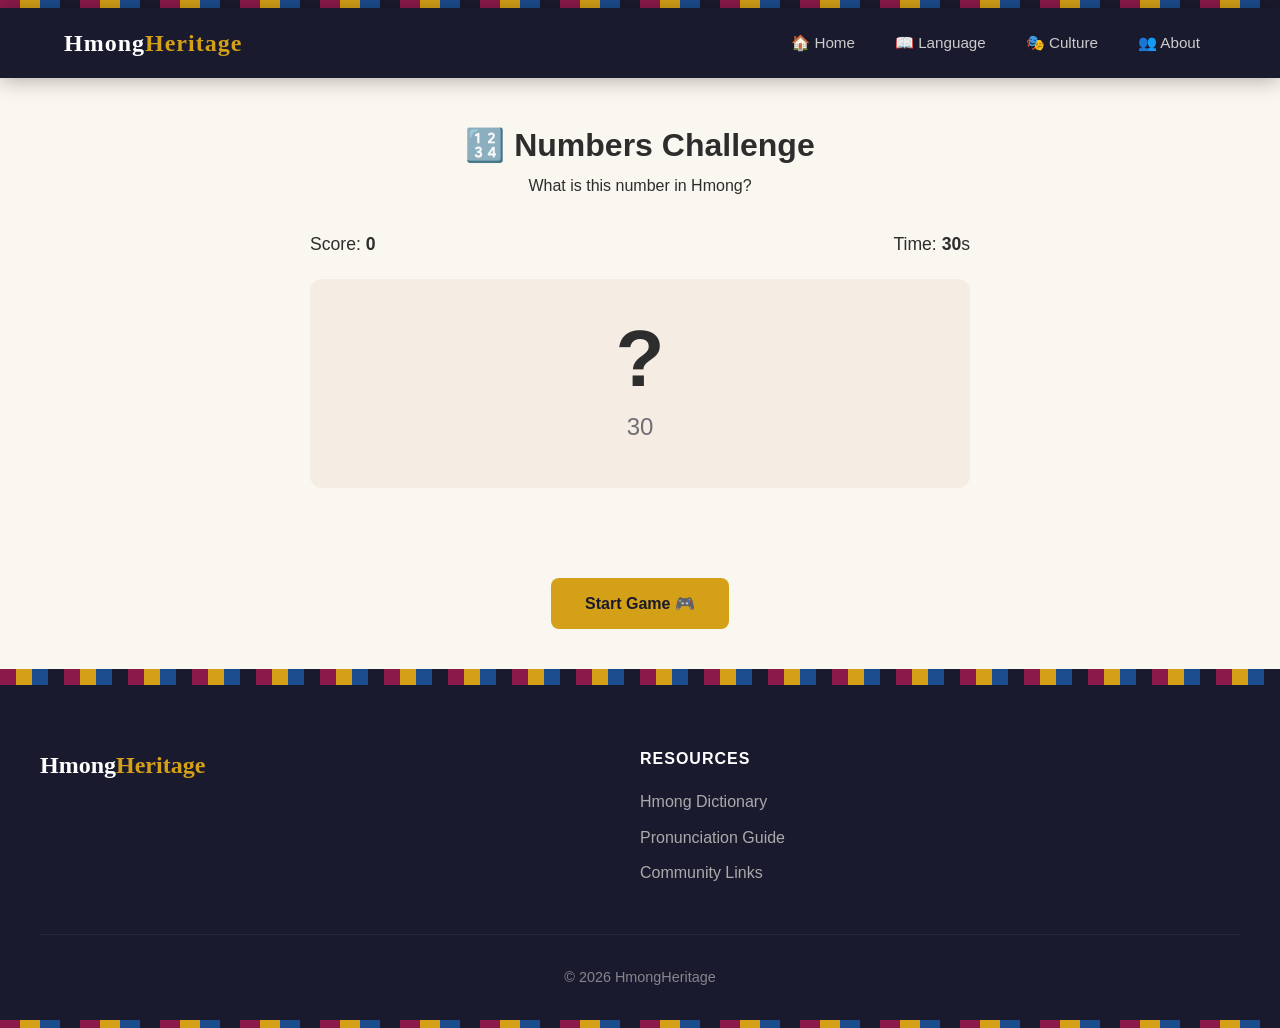
<file: games/numbers.html>
<!DOCTYPE html>
<html lang="en">
<head>
  <link rel="icon" type="image/svg+xml" href="data:image/svg+xml,%3Csvg xmlns=%27http://www.w3.org/2000/svg%27 viewBox=%270 0 100 100%27%3E%3Ctext y=%27.9em%27 font-size=%2790%27%3E%F0%9F%87%B8%F0%9F%87%B2%3C/text%3E%3C/svg%3E">
  <meta charset="UTF-8">
  <meta name="viewport" content="width=device-width, initial-scale=1.0">
  <title>🔢 Numbers Challenge — Hmong Language Games</title>
  <link rel="stylesheet" href="../css/style.css">
  <link href="https://fonts.googleapis.com/css2?family=Noto+Sans+Hmong+Nyiakeng:wght@400;700&family=Merriweather:wght@400;700&display=swap" rel="stylesheet">
  <style>
    .game-container { max-width: 700px; margin: 0 auto; padding: 40px 20px; }
    .game-header { text-align: center; margin-bottom: 30px; }
    .game-header h1 { color: var(--color-hmong-red); }
    .score-bar { display: flex; justify-content: space-between; margin-bottom: 20px; font-size: 1.1rem; }
    .number-display { text-align: center; padding: 40px; background: var(--color-cream); border-radius: 12px; margin-bottom: 24px; }
    .big-number { font-size: 5rem; font-weight: 700; color: var(--color-hmong-red); line-height: 1; }
    .timer { font-size: 1.5rem; color: var(--color-dark); opacity: 0.6; margin-top: 8px; }
    .number-options { display: grid; grid-template-columns: 1fr 1fr; gap: 12px; margin-bottom: 20px; }
    .number-btn {
      padding: 20px 12px; border: 2px solid var(--color-hmong-red); background: white;
      border-radius: 8px; cursor: pointer; font-size: 1.2rem; font-weight: 600;
      text-align: center; transition: all 0.2s;
    }
    .number-btn:hover { background: var(--color-hmong-red); color: white; }
    .number-btn.correct { background: #22c55e; border-color: #22c55e; color: white; }
    .number-btn.wrong { background: #ef4444; border-color: #ef4444; color: white; }
    .number-btn:disabled { opacity: 0.6; cursor: not-allowed; }
    .feedback { text-align: center; font-size: 1.2rem; min-height: 30px; margin-bottom: 16px; }
    .game-nav { text-align: center; margin-top: 20px; }
    .game-over { text-align: center; padding: 40px; }
    .game-over h2 { color: var(--color-hmong-red); font-size: 2rem; }
    .game-over .final-score { font-size: 3rem; color: var(--color-hmong-red); font-weight: 700; }
    @media (max-width: 500px) {
      .number-options { grid-template-columns: 1fr 1fr; }
      .big-number { font-size: 3.5rem; }
    }
  </style>
</head>
<body>
  <div class="scroll-progress" id="scrollProgress"></div>
  <div class="hmong-border"></div>
  <nav class="nav">
    <div class="nav-inner">
      <a href="../index.html" class="nav-logo">Hmong<span>Heritage</span></a>
      <ul class="nav-links" id="navLinks">
        <li><a href="../index.html">🏠 Home</a></li>
        <li><a href="../language/index.html">📖 Language</a></li>
        <li><a href="../culture/index.html">🎭 Culture</a></li>
        <li><a href="../about/index.html">👥 About</a></li>
      </ul>
      <button class="nav-toggle" id="navToggle"><span></span><span></span><span></span></button>
    </div>
  </nav>

  <div class="game-container" id="gameArea">
    <div class="game-header">
      <h1>🔢 Numbers Challenge</h1>
      <p>What is this number in Hmong?</p>
    </div>
    <div class="score-bar">
      <span>Score: <strong id="score">0</strong></span>
      <span>Time: <strong id="timer">30</strong>s</span>
    </div>
    <div class="number-display">
      <div class="big-number" id="bigNumber">?</div>
      <div class="timer" id="timerDisplay">30</div>
    </div>
    <div class="feedback" id="feedback"></div>
    <div class="number-options" id="numberOptions"></div>
    <div class="game-nav">
      <button class="btn btn-primary" id="startBtn" onclick="startGame()">Start Game 🎮</button>
    </div>
  </div>

  <div class="hmong-border-thick"></div>
  <footer class="footer">
    <div class="footer-inner">
      <div class="footer-brand"><h3>Hmong<span>Heritage</span></h3></div>
      <div class="footer-links"><h4>Resources</h4><ul>
        <li><a href="https://www.hmongdictionary.org/" target="_blank" rel="noopener">Hmong Dictionary</a></li>
        <li><a href="https://www.hmonglanguage.com/pronunciation-guide/" target="_blank" rel="noopener">Pronunciation Guide</a></li>
        <li><a href="https://www.hmong.org/" target="_blank" rel="noopener">Community Links</a></li>
      </ul></div>
    </div>
    <div class="footer-bottom"><p>© 2026 HmongHeritage</p></div>
  </footer>
  <div class="hmong-border"></div>

  <script>
    const numbers = {
      0:'sis', 1:'peb', 2:'nruas', 3:'peb', 4:'sis', 5:'tia',
      6:'hiaj', 7:'tug', 8:'yuas', 9:'am', 10:'xib',
      11:'xib peb', 12:'xib nruas', 13:'xib peb', 14:'xib sis', 15:'xib tia',
      16:'xib hiaj', 17:'xib tug', 18:'xib yuas', 19:'xib am', 20:'plig',
      21:'plig peb', 22:'plig nruas', 23:'plig peb', 24:'plig sis', 25:'plig tia',
      30:'plig xib', 31:'plig xib peb', 40:'plig plig', 41:'plig plig peb',
      50:'plig plig plig', 60:'plig plig xib', 70:'plig plig tug', 80:'plig plig yuas',
      90:'plig plig am', 100:'plig plig plig plig'
    };

    let score = 0, timeLeft = 30, timerInterval = null, currentNum = 0, gameActive = false;

    function shuffle(arr) {
      const a = [...arr];
      for (let i = a.length - 1; i > 0; i--) {
        const j = Math.floor(Math.random() * (i + 1));
        [a[i], a[j]] = [a[j], a[i]];
      }
      return a;
    }

    function generateQuestion() {
      const keys = Object.keys(numbers).map(Number);
      currentNum = keys[Math.floor(Math.random() * keys.length)];
      document.getElementById('bigNumber').textContent = currentNum;

      const correct = numbers[currentNum];
      const wrong = shuffle(Object.values(numbers)).filter(w => w !== correct).slice(0, 3);
      const options = shuffle([correct, ...wrong]);

      const container = document.getElementById('numberOptions');
      container.innerHTML = '';
      options.forEach(opt => {
        const btn = document.createElement('button');
        btn.className = 'number-btn';
        btn.textContent = opt;
        btn.onclick = () => checkAnswer(opt, btn);
        container.appendChild(btn);
      });
    }

    function checkAnswer(selected, btn) {
      if (!gameActive) return;
      const allBtns = document.querySelectorAll('.number-btn');
      allBtns.forEach(b => b.disabled = true);

      if (selected === numbers[currentNum]) {
        btn.classList.add('correct');
        document.getElementById('feedback').innerHTML = '<span style="color:#22c55e">✅ Correct!</span>';
        score += 10;
      } else {
        btn.classList.add('wrong');
        allBtns.forEach(b => {
          if (b.textContent === numbers[currentNum]) b.classList.add('correct');
        });
        document.getElementById('feedback').innerHTML = `<span style="color:#ef4444">❌ It was "${numbers[currentNum]}"</span>`;
      }

      document.getElementById('score').textContent = score;
      setTimeout(() => {
        document.getElementById('feedback').textContent = '';
        generateQuestion();
      }, 1000);
    }

    function startGame() {
      score = 0;
      timeLeft = 30;
      gameActive = true;
      document.getElementById('score').textContent = '0';
      document.getElementById('timer').textContent = '30';
      document.getElementById('startBtn').style.display = 'none';
      document.getElementById('feedback').textContent = '';

      generateQuestion();

      if (timerInterval) clearInterval(timerInterval);
      timerInterval = setInterval(() => {
        timeLeft--;
        document.getElementById('timer').textContent = timeLeft;
        document.getElementById('timerDisplay').textContent = timeLeft;
        if (timeLeft <= 5) {
          document.getElementById('timerDisplay').style.color = '#ef4444';
        }
        if (timeLeft <= 0) {
          clearInterval(timerInterval);
          gameActive = false;
          endGame();
        }
      }, 1000);
    }

    function endGame() {
      document.getElementById('bigNumber').textContent = '⏰';
      document.getElementById('numberOptions').innerHTML = '';
      document.getElementById('feedback').innerHTML = '';

      document.getElementById('gameArea').innerHTML = `
        <div class="game-over">
          <h2>Time's Up!</h2>
          <div class="final-score">${score}</div>
          <p>points</p>
          <button class="btn btn-primary" onclick="resetGame()">Play Again 🔄</button>
        </div>
      `;
    }

    function resetGame() {
      location.reload();
    }
  </script>
</body>
</html>
</file>
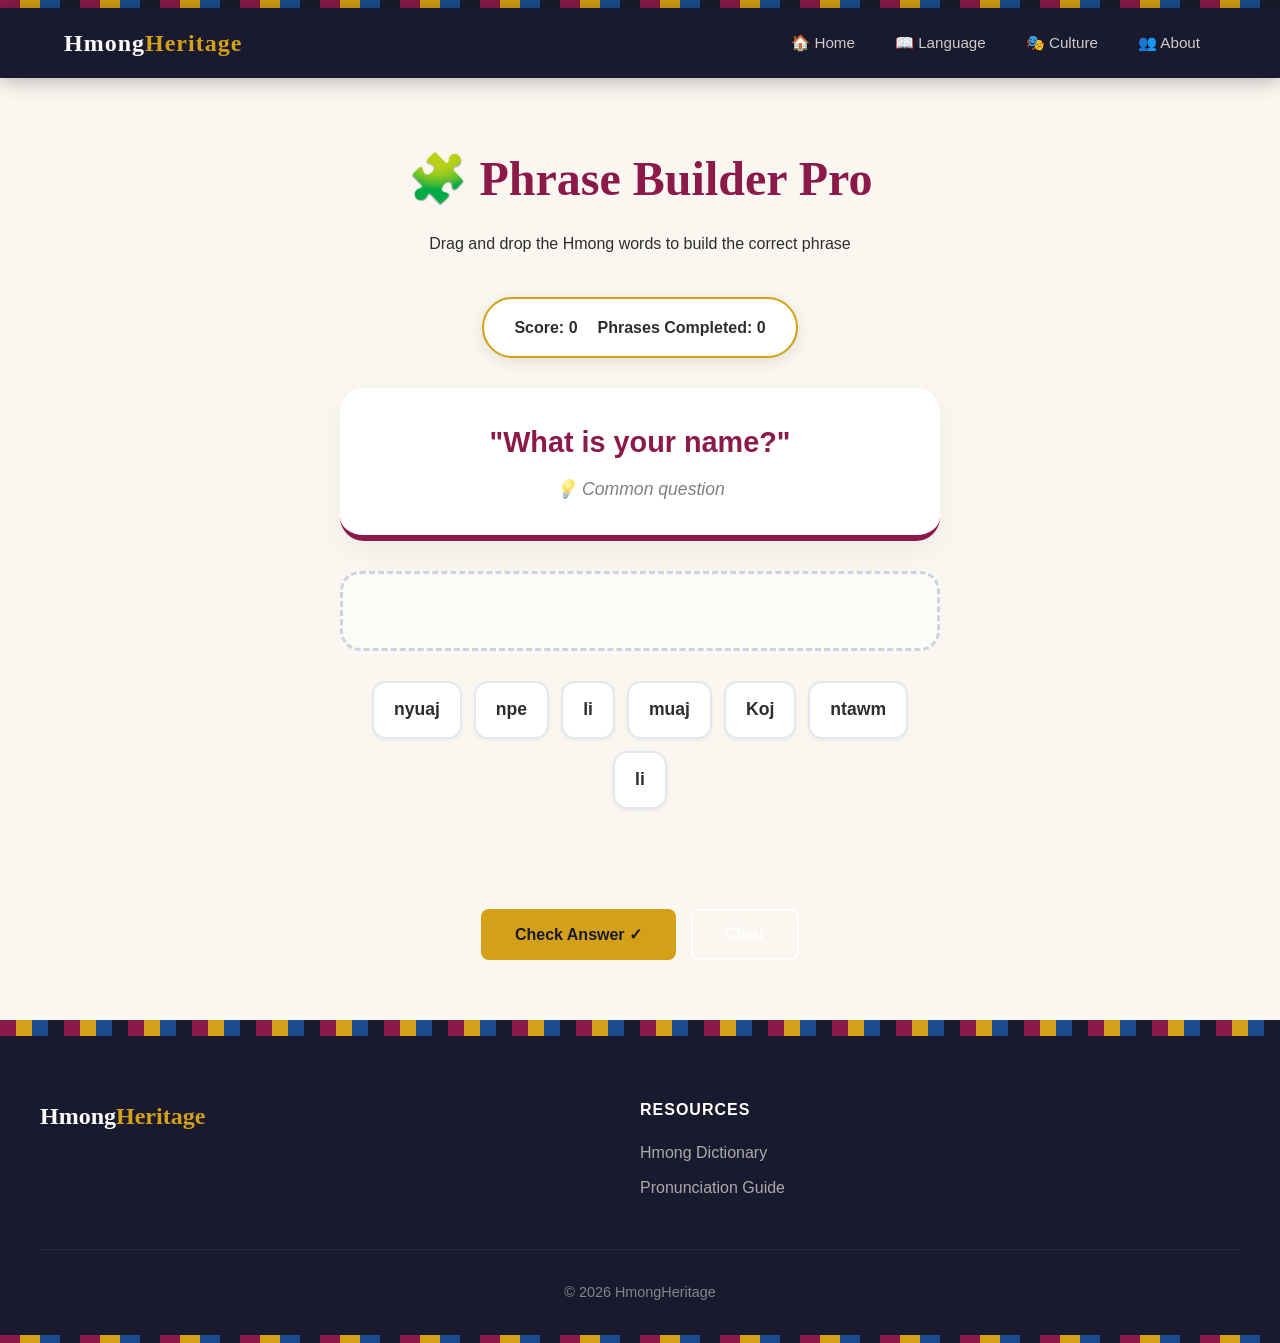
<file: games/phrase-builder.html>
<!DOCTYPE html>
<html lang="en">
<head>
  <link rel="icon" type="image/svg+xml" href="data:image/svg+xml,%3Csvg xmlns='http://www.w3.org/2000/svg' viewBox='0 0 100 100'%3E%3Ctext y='.9em' font-size='90'%3E🧩%3C/text%3E%3C/svg%3E">
  <meta charset="UTF-8">
  <meta name="viewport" content="width=device-width, initial-scale=1.0">
  <title>🧩 Phrase Builder Pro — Hmong Language Games</title>
  <link rel="stylesheet" href="../css/style.css">
  <link href="https://fonts.googleapis.com/css2?family=Noto+Sans+Hmong+Nyiakeng:wght@400;700&family=Merriweather:wght@400;700&display=swap" rel=\"stylesheet\">
  <style>
    :root {
      --game-bg: #f8fafc;
    }
    body.dark-mode {
      --game-bg: #0f172a;
    }
    .game-layout { 
      max-width: 800px; 
      margin: 0 auto; 
      padding: 60px 20px; 
      display: flex; 
      flex-direction: column; 
      align-items: center; 
    }
    .game-header { 
      text-align: center; 
      margin-bottom: 40px; 
    }
    .game-header h1 { 
      font-family: var(--font-heading);
      font-size: 3rem;
      color: var(--color-primary); 
      margin-bottom: 10px;
    }
    .stats-container { 
      display: flex; 
      gap: 20px; 
      margin-bottom: 30px; 
      background: white; 
      padding: 15px 30px; 
      border-radius: 50px; 
      box-shadow: 0 4px 15px rgba(0,0,0,0.1);
      border: 2px solid var(--color-secondary);
      font-weight: 600;
    }
    body.dark-mode .stats-container {
      background: var(--color-dark-surface);
      color: white;
      border-color: var(--color-secondary);
    }
    .prompt-card { 
      width: 100%;
      max-width: 600px;
      text-align: center; 
      padding: 30px; 
      background: white; 
      border-radius: 24px; 
      margin-bottom: 30px; 
      box-shadow: 0 10px 30px rgba(0,0,0,0.05);
      border-bottom: 6px solid var(--color-primary);
    }
    body.dark-mode .prompt-card {
      background: var(--color-dark-surface);
      color: white;
    }
    .prompt-english { 
      font-size: 1.8rem; 
      font-weight: 700; 
      margin-bottom: 8px; 
      color: var(--color-primary);
    }
    body.dark-mode .prompt-english { color: var(--color-secondary); }
    .prompt-hint { 
      font-size: 1.1rem; 
      opacity: 0.6; 
      font-style: italic;
    }
    .answer-zone {
      width: 100%;
      max-width: 600px;
      min-height: 80px; 
      border: 3px dashed #cbd5e1; 
      border-radius: 20px;
      padding: 20px; 
      margin-bottom: 30px; 
      display: flex; 
      flex-wrap: wrap; 
      gap: 12px;
      align-items: center; 
      justify-content: center;
      background: rgba(255,255,255,0.5);
      transition: all 0.3s ease;
    }
    body.dark-mode .answer-zone {
      border-color: #334155;
      background: rgba(0,0,0,0.2);
    }
    .answer-zone.filled { border-color: var(--color-primary); border-style: solid; background: #fffafa; }
    body.dark-mode .answer-zone.filled { background: rgba(139, 26, 74, 0.1); }
    .answer-zone.correct { border-color: #22c55e; background: #f0fdf4; animation: pop 0.4s ease; }
    .answer-zone.wrong { border-color: #ef4444; background: #fef2f2; animation: shake 0.4s ease; }
    
    .word-chip {
      padding: 12px 20px; 
      background: white; 
      border: 2px solid #e2e8f0;
      border-radius: 14px; 
      cursor: pointer; 
      font-weight: 600; 
      font-size: 1.1rem;
      transition: all 0.2s cubic-bezier(0.175, 0.885, 0.32, 1.275); 
      user-select: none;
      box-shadow: 0 2px 4px rgba(0,0,0,0.05);
    }
    body.dark-mode .word-chip {
      background: var(--color-dark-bg);
      border-color: #334155;
      color: #cbd5e1;
    }
    .word-chip:hover { 
      transform: translateY(-3px);
      border-color: var(--color-primary);
      box-shadow: 0 5px 15px rgba(0,0,0,0.1);
    }
    .word-chip.in-answer { 
      background: var(--color-primary); 
      color: white; 
      border-color: var(--color-primary); 
      box-shadow: 0 4px 10px rgba(139, 26, 74, 0.3);
    }
    .word-chip.in-choices { opacity: 0.4; pointer-events: none; transform: scale(0.9); }
    
    .choices-grid { 
      display: flex; 
      flex-wrap: wrap; 
      gap: 12px; 
      justify-content: center; 
      margin-bottom: 30px; 
      max-width: 600px;
    }
    .feedback-area { 
      text-align: center; 
      font-size: 1.4rem; 
      font-weight: 600; 
      min-height: 40px; 
      margin-bottom: 20px; 
    }
    .game-controls { 
      display: flex; 
      gap: 15px; 
      justify-content: center; 
      margin-top: 10px; 
    }
    .next-btn { 
      padding: 15px 40px; 
      font-size: 1.2rem; 
      border-radius: 50px; 
      cursor: pointer; 
      display: none;
    }
    
    @keyframes shake {
      0%, 100% { transform: translateX(0); }
      25% { transform: translateX(-8px); }
      75% { transform: translateX(8px); }
    }
    @keyframes pop {
      0% { transform: scale(1); }
      50% { transform: scale(1.05); }
      100% { transform: scale(1); }
    }
  </style>
</head>
<body>
  <div class="scroll-progress" id="scrollProgress"></div>
  <div class="hmong-border"></div>
  <nav class="nav">
    <div class="nav-inner">
      <a href="../index.html" class="nav-logo">Hmong<span>Heritage</span></a>
      <ul class="nav-links" id="navLinks">
        <li><a href="../index.html">🏠 Home</a></li>
        <li><a href="../language/index.html">📖 Language</a></li>
        <li><a href="../culture/index.html">🎭 Culture</a></li>
        <li><a href="../about/index.html">👥 About</a></li>
      </ul>
      <button class="nav-toggle" id="navToggle"><span></span><span></span><span></span></button>
    </div>
  </nav>

  <div class="game-layout">
    <div class="game-header">
      <h1>🧩 Phrase Builder Pro</h1>
      <p>Drag and drop the Hmong words to build the correct phrase</p>
    </div>

    <div class="stats-container">
      <span>Score: <strong id="score">0</strong></span>
      <span>Phrases Completed: <strong id="completed">0</strong></span>
    </div>

    <div class="prompt-card">
      <div class="prompt-english" id="promptEnglish">...</div>
      <div class="prompt-hint" id="promptHint">...</div>
    </div>

    <div class="answer-zone" id="answerZone"></div>

    <div class="choices-grid" id="choicesGrid"></div>

    <div class="feedback-area" id="feedback"></div>

    <div class="game-controls">
      <button class="btn btn-primary" onclick="checkAnswer()">Check Answer ✓</button>
      <button class="btn btn-outline" onclick="clearAnswer()">Clear</button>
      <button class="btn btn-primary next-btn" id="nextBtn" onclick="nextPhrase()">Next Phrase →</button>
    </div>
  </div>

  <div class="hmong-border-thick"></div>
  <footer class="footer">
    <div class="footer-inner">
      <div class="footer-brand"><h3>Hmong<span>Heritage</span></h3></div>
      <div class="footer-links">
        <h4>Resources</h4>
        <ul>
          <li><a href="https://www.hmongdictionary.org/" target="_blank" rel="noopener">Hmong Dictionary</a></li>
          <li><a href="https://www.hmonglanguage.com/pronunciation-guide/" target="_blank" rel="noopener">Pronunciation Guide</a></li>
        </ul>
      </div>
    </div>
    <div class="footer-bottom"><p>© 2026 HmongHeritage</p></div>
  </footer>
  <div class="hmong-border"></div>

  <script>
    const phrases = [
      { english: 'I am good', hint: 'Basic greeting', hmong: ['Kuv', 'nyuaj', 'siab'] },
      { english: 'What is your name?', hint: 'Common question', hmong: ['Koj', 'muaj', 'npe', 'li', 'nyuaj', 'li', 'ntawm'] },
      { english: 'Thank you', hint: 'Essential phrase', hmong: ['Ua', 'thawj', 'lus'] },
      { english: 'Good morning', hint: 'Morning greeting', hmong: ['Hnub', 'tom', 'ab', 'no', 'siab'] },
      { english: 'I love you', hint: 'Express feelings', hmong: ['Kuv', 'nyuam', 'chuam', 'koj'] },
      { english: 'How are you?', hint: 'Common greeting', hmong: ['Koj', 'muaj', 'keeb', 'kwm', 'li', 'nyuaj', 'li', 'ntawm'] },
      { english: 'See you later', hint: 'Farewell', hmong: ['Tom', 'ab', 'nyob', 'ze', 'tag', 'nis'] },
      { english: 'I understand', hint: 'Show comprehension', hmong: ['Kuv', 'paub', 'nyuaj'] },
      { english: 'Where are you from?', hint: 'Ask origins', hmong: ['Koj', 'nyob', 'ze', 'tag', 'nis', 'li', 'nyuaj', 'li', 'ntawm'] },
      { english: 'My name is...', hint: 'Introduce yourself', hmong: ['Kuv', 'muaj', 'npe', 'hu', 'ua', 'tiag', 'hais'] }
    ];

    let score = 0, completed = 0, currentPhraseIndices = [], answer = [];

    function shuffle(arr) {
      return [...arr].sort(() => Math.random() - 0.5);
    }

    function loadPhrase() {
      const phrase = phrases[Math.floor(Math.random() * phrases.length)];
      currentPhraseIndices = phrase.hmong;
      answer = [];
      
      document.getElementById('promptEnglish').textContent = `"${phrase.english}"`;
      document.getElementById('promptHint').textContent = `💡 ${phrase.hint}`;
      document.getElementById('answerZone').innerHTML = '';
      document.getElementById('answerZone').className = 'answer-zone';
      document.getElementById('feedback').textContent = '';
      document.getElementById('nextBtn').style.display = 'none';
      
      const grid = document.getElementById('choicesGrid');
      grid.innerHTML = '';
      
      const shuffledWords = shuffle([...phrase.hmong]);
      shuffledWords.forEach((word, i) => {
        const chip = document.createElement('div');
        chip.className = 'word-chip';
        chip.textContent = word;
        chip.dataset.word = word;
        chip.dataset.originalIdx = i;
        chip.onclick = () => handleWordClick(chip);
        grid.appendChild(chip);
      });
    }

    function handleWordClick(chip) {
      const zone = document.getElementById('answerZone');
      
      if (chip.classList.contains('in-choices')) {
        // Move to Answer Zone
        chip.classList.remove('in-choices');
        chip.classList.add('in-answer');
        answer.push({word: chip.dataset.word, element: chip});
        
        // Create visual representation in zone
        const visualChip = document.createElement('div');
        visualChip.className = 'word-chip in-answer';
        visualChip.textContent = chip.dataset.word;
        visualChip.onclick = () => removeWord(chip, visualChip);
        zone.appendChild(visualChip);
      }
      
      updateZoneStyle();
    }

    function removeWord(originalChip, visualChip) {
      originalChip.classList.remove('in-answer');
      originalChip.classList.add('in-choices');
      
      answer = answer.filter(item => item.element !== originalChip);
      visualChip.remove();
      updateZoneStyle();
    }

    function updateZoneStyle() {
      const zone = document.getElementById('answerZone');
      if (answer.length > 0) {
        zone.classList.add('filled');
      } else {
        zone.classList.remove('filled');
      }
    }

    function checkAnswer() {
      if (answer.length === 0) return;

      const correctSequence = currentPhraseIndices.join(' ');
      const attemptSequence = answer.map(item => item.word).join(' ');
      const zone = document.getElementById('answerZone');

      if (attemptSequence === correctSequence) {
        zone.classList.add('correct');
        document.getElementById('feedback').innerHTML = `<span style="color:#22c55e">✅ Correct! Well done.</span>`;
        score += 20;
        completed++;
        document.getElementById('nextBtn').style.display = 'inline-block';
      } else {
        zone.classList.add('wrong');
        document.getElementById('feedback').innerHTML = `<span style="color:#ef4444">❌ Not quite. Try again!</span>`;
        setTimeout(() => {
          zone.classList.remove('wrong');
        }, 500);
      }

      document.getElementById('score').textContent = score;
      document.getElementById('completed').textContent = completed;
    }

    function clearAnswer() {
      answer = [];
      document.getElementById('answerZone').innerHTML = '';
      document.getElementById('answerZone').className = 'answer-zone';
      document.querySelectorAll('.word-chip').forEach(c => {
        c.classList.remove('in-answer');
        c.classList.add('in-choices');
      });
      document.getElementById('feedback').textContent = '';
      updateZoneStyle();
    }

    function nextPhrase() {
      loadPhrase();
    }

    window.onload = () => {
      loadPhrase();
      if (localStorage.getItem('theme') === 'dark') {
        document.body.classList.add('dark-mode');
      }
    };
  </script>
</body>
</html>
</file>
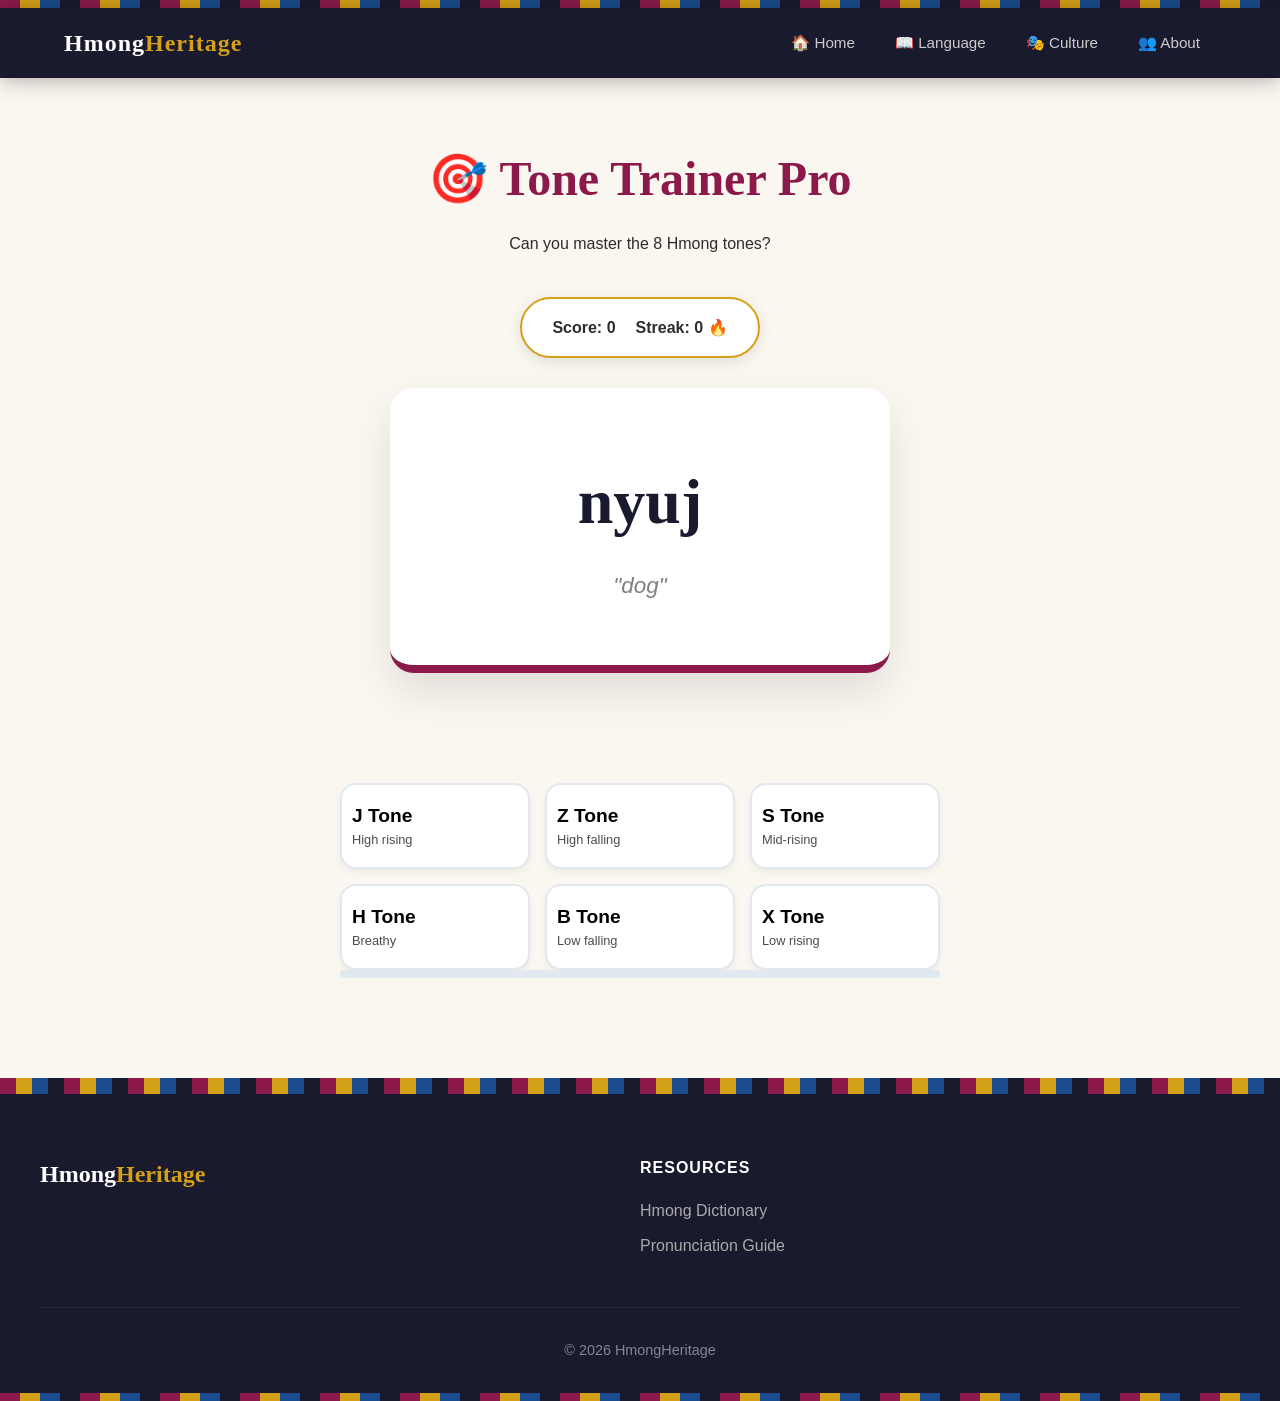
<file: games/tone-trainer.html>
<!DOCTYPE html>
<html lang="en">
<head>
  <link rel="icon" type="image/svg+xml" href="data:image/svg+xml,%3Csvg xmlns='http://www.w3.org/2000/svg' viewBox='0 0 100 100'%3E%3Ctext y='.9em' font-size='90'%3E🎯%3C/text%3E%3C/svg%3E">
  <meta charset="UTF-8">
  <meta name="viewport" content="width=device-width, initial-scale=1.0">
  <title>🎯 Tone Trainer Pro — Hmong Language Games</title>
  <link rel="stylesheet" href="../css/style.css">
  <link href="https://fonts.googleapis.com/css2?family=Noto+Sans+Hmong+Nyiakeng:wght@400;700&family=Merriweather:wght@400;700&display=swap" rel=\"stylesheet\">
  <style>
    :root {
      --game-bg: #f8fafc;
      --game-accent: var(--color-primary);
    }
    body.dark-mode {
      --game-bg: #0f172a;
    }
    .game-layout { 
      max-width: 800px; 
      margin: 0 auto; 
      padding: 60px 20px; 
      display: flex; 
      flex-direction: column; 
      align-items: center; 
    }
    .game-header { 
      text-align: center; 
      margin-bottom: 40px; 
    }
    .game-header h1 { 
      font-family: var(--font-heading);
      font-size: 3rem;
      color: var(--color-primary); 
      margin-bottom: 10px;
    }
    .stats-container { 
      display: flex; 
      gap: 20px; 
      margin-bottom: 30px; 
      background: white; 
      padding: 15px 30px; 
      border-radius: 50px; 
      box-shadow: 0 4px 15px rgba(0,0,0,0.1);
      border: 2px solid var(--color-secondary);
      font-weight: 600;
    }
    body.dark-mode .stats-container {
      background: var(--color-dark-surface);
      color: white;
      border-color: var(--color-secondary);
    }
    .word-card { 
      width: 100%;
      max-width: 500px;
      text-align: center; 
      padding: 60px 40px; 
      background: white; 
      border-radius: 24px; 
      margin-bottom: 30px; 
      position: relative;
      box-shadow: 0 20px 40px rgba(0,0,0,0.1);
      transition: all 0.3s ease;
      border-bottom: 8px solid var(--color-primary);
    }
    body.dark-mode .word-card {
      background: var(--color-dark-surface);
      color: white;
    }
    .hmong-word { 
      font-family: 'Noto Sans Hmong Nyiakeng', serif;
      font-size: 4rem; 
      font-weight: 700; 
      color: var(--color-dark); 
      margin-bottom: 10px; 
      transition: transform 0.2s ease;
    }
    body.dark-mode .hmong-word { color: white; }
    .english-hint { 
      font-size: 1.4rem; 
      opacity: 0.6; 
      font-style: italic;
    }
    .options-grid { 
      display: grid; 
      grid-template-columns: repeat(3, 1fr); 
      gap: 15px; 
      width: 100%;
      max-width: 600px;
    }
    .tone-btn {
      padding: 20px 10px; 
      border: 2px solid #e2e8f0; 
      background: white;
      border-radius: 16px; 
      cursor: pointer; 
      font-weight: 600;
      transition: all 0.2s; 
      text-align: center;
      display: flex;
      flex-direction: column;
      justify-content: center;
      gap: 5px;
      box-shadow: 0 4px 6px rgba(0,0,0,0.05);
    }
    body.dark-mode .tone-btn {
      background: var(--color-dark-bg);
      border-color: #334155;
      color: #cbd5e1;
    }
    .tone-btn:hover { 
      transform: translateY(-3px);
      border-color: var(--color-primary);
      background: #fffafa;
    }
    body.dark-mode .tone-btn:hover {
      background: #1e293b;
      border-color: var(--color-secondary);
    }
    .tone-btn.correct { 
      background: #22c55e !important; 
      border-color: #16a34a !important; 
      color: white !important; 
      animation: pop 0.3s ease-in-out;
    }
    .tone-btn.wrong { 
      background: #ef4444 !important; 
      border-color: #dc2626 !important; 
      color: white !important; 
      animation: shake 0.3s ease-in-out;
    }
    .tone-label { font-size: 1.2rem; font-weight: 700; }
    .tone-desc { font-size: 0.8rem; opacity: 0.7; font-weight: 400; }
    .feedback-area { 
      height: 40px; 
      text-align: center; 
      font-size: 1.3rem; 
      font-weight: 600; 
      margin: 20px 0; 
    }
    .next-btn { 
      padding: 15px 40px; 
      font-size: 1.2rem; 
      border-radius: 50px; 
      cursor: pointer; 
      display: none;
    }
    .progress-bar-container {
      width: 100%;
      max-width: 600px;
      height: 8px;
      background: #e2e8f0;
      border-radius: 4px;
      margin-bottom: 40px;
      overflow: hidden;
    }
    .progress-bar-fill {
      height: 100%;
      background: var(--color-secondary);
      width: 0%;
      transition: width 0.4s ease;
    }
    body.dark-mode .progress-bar-container { background: #334155; }
  </style>
</head>
<body>
  <div class="scroll-progress" id="scrollProgress"></div>
  <div class="hmong-border"></div>
  <nav class="nav">
    <div class="nav-inner">
      <a href="../index.html" class="nav-logo">Hmong<span>Heritage</span></a>
      <ul class="nav-links" id="navLinks">
        <li><a href="../index.html">🏠 Home</a></li>
        <li><a href="../language/index.html">📖 Language</a></li>
        <li><a href="../culture/index.html">🎭 Culture</a></li>
        <li><a href="../about/index.html">👥 About</a></li>
      </ul>
      <button class="nav-toggle" id="navToggle"><span></span><span></span><span></span></button>
    </div>
  </nav>

  <div class="game-layout">
    <div class="game-header">
      <h1>🎯 Tone Trainer Pro</h1>
      <p>Can you master the 8 Hmong tones?</p>
    </div>

    <div class="stats-container">
      <span>Score: <strong id="score">0</strong></span>
      <span>Streak: <strong id="streak">0</strong> 🔥</span>
    </div>

    <div class="word-card" id="wordCard">
      <div class="hmong-word" id="hmongWord">...</div>
      <div class="english-hint" id="englishHint">...</div>
    </div>

    <div class="feedback-area" id="feedback"></div>

    <div class="options-grid" id="optionsGrid"></div>

    <div class="progress-bar-container">
      <div class="progress-bar-fill" id="progressFill"></div>
    </div>

    <button class="btn btn-primary next-btn" id="nextBtn" onclick="nextQuestion()">Next Word →</button>
  </div>

  <div class="hmong-border-thick"></div>
  <footer class="footer">
    <div class="footer-inner">
      <div class="footer-brand"><h3>Hmong<span>Heritage</span></h3></div>
      <div class="footer-links">
        <h4>Resources</h4>
        <ul>
          <li><a href="https://www.hmongdictionary.org/" target="_blank" rel="noopener">Hmong Dictionary</a></li>
          <li><a href="https://www.hmonglanguage.com/pronunciation-guide/" target="_blank" rel="noopener">Pronunciation Guide</a></li>
        </ul>
      </div>
    </div>
    <div class="footer-bottom"><p>© 2026 HmongHeritage</p></div>
  </footer>
  <div class="hmong-border"></div>

  <script>
    const tones = [
      { id: 'plain', label: 'Plain', desc: 'No tone' },
      { id: 'h', label: 'H Tone', desc: 'Breathy' },
      { id: 'b', label: 'B Tone', desc: 'Low falling' },
      { id: 'j', label: 'J Tone', desc: 'High rising' },
      { id: 'x', label: 'X Tone', desc: 'Low rising' },
      { id: 'm', label: 'M Tone', desc: 'Glottalized' },
      { id: 's', label: 'S Tone', desc: 'Mid-rising' },
      { id: 'z', label: 'Z Tone', desc: 'High falling' },
    ];

    const words = [
      { word: 'nyuj', meaning: 'dog', tone: 'j' },
      { word: 'ntuj', meaning: 'sky', tone: 'j' },
      { word: 'daj', meaning: 'tall', tone: 'j' },
      { word: 'dawj', meaning: 'cook', tone: 'j' },
      { word: 'haws', meaning: 'open', tone: 's' },
      { word: 'hau', meaning: 'in', tone: 'h' },
      { word: 'hmoob', meaning: 'Hmong', tone: 'h' },
      { word: 'hmab', meaning: 'stump', tone: 'm' },
      { word: 'hmad', meaning: 'burn', tone: 'm' },
      { word: 'hu', meaning: 'call', tone: 'h' },
      { word: 'lus', meaning: 'language', tone: 'b' },
      { word: 'tsob', meaning: 'plant', tone: 'b' },
      { word: 'tsis', meaning: 'not', tone: 'x' },
      { word: 'twg', meaning: 'who', tone: 'x' },
      { word: 'nyuaj', meaning: 'difficult', tone: 'j' },
      { word: 'dav', meaning: 'east', tone: 'b' },
      { word: 'dab', meaning: 'spirit', tone: 'b' },
      { word: 'taub', meaning: 'open', tone: 'b' },
      { word: 'noog', meaning: 'listen', tone: 'b' },
      { word: 'huas', meaning: 'big', tone: 's' },
      { word: 'hais', meaning: 'speak', tone: 's' },
      { word: 'pom', meaning: 'see', tone: 'm' },
      { word: 'ntshai', meaning: 'afraid', tone: 'x' },
      { word: 'siab', meaning: 'heart', tone: 'b' },
      { word: 'siav', meaning: 'yellow', tone: 'x' },
      { word: 'huab', meaning: 'cloud', tone: 'h' },
      { word: 'taug', meaning: 'walk', tone: 'b' },
      { word: 'tug', meaning: 'animal', tone: 'x' },
    ];

    let score = 0, streak = 0, currentIdx = 0;
    const TOTAL_WORDS = 15;

    function shuffle(arr) {
      return [...arr].sort(() => Math.random() - 0.5);
    }

    function loadQuestion() {
      const wordObj = words[currentIdx % words.length];
      document.getElementById('hmongWord').textContent = wordWord = wordObj.word;
      document.getElementById('englishHint').textContent = `"${wordObj.meaning}"`;
      
      const card = document.getElementById('wordCard');
      card.classList.remove('animate-pop');
      void card.offsetWidth; // trigger reflow
      card.classList.add('animate-pop');

      document.getElementById('feedback').textContent = '';
      document.getElementById('nextBtn').style.display = 'none';
      
      const grid = document.getElementById('optionsGrid');
      grid.innerHTML = '';
      
      // Pick 6 random tones including the correct one
      const correctTone = tones.find(t => t.id === wordObj.tone);
      const otherTones = tones.filter(t => t.id !== wordObj.tone);
      const selection = shuffle(otherTones).slice(0, 5);
      selection.push(correctTone);
      const finalSelection = shuffle(selection);

      finalSelection.forEach(t => {
        const btn = document.createElement('button');
        btn.className = 'tone-btn';
        btn.innerHTML = `<span class="tone-label">${t.label}</span><span class="tone-desc">${t.desc}</span>`;
        btn.onclick = () => checkTone(t.id, btn);
        grid.appendChild(btn);
      });

      updateProgress();
    }

    function checkTone(selected, btn) {
      const wordObj = words[currentIdx % words.length];
      const allBtns = document.querySelectorAll('.tone-btn');
      
      if (selected === wordObj.tone) {
        btn.classList.add('correct');
        document.getElementById('feedback').innerHTML = '<span style="color:#22c55e">✨ Correct! +10pts</span>';
        score += 10 + (streak * 2);
        streak++;
        createComboText(btn, `+${10 + (streak * 2)}`);
        
        // Audio Feedback
        playAudio(wordObj.word, 'correct');
      } else {
        btn.classList.add('wrong');
        document.getElementById('feedback').innerHTML = `<span style="color:#ef4444">❌ Incorrect. It was ${tones.find(t=>t.id===wordObj.tone).label}</span>`;
        streak = 0;
        allBtns.forEach(b => {
          if (b.textContent.includes(tones.find(t=>t.id===wordObj.tone).label)) {
            b.classList.add('correct');
          }
        });
        
        // Audio Feedback
        playAudio(null, 'wrong');
      }

      document.getElementById('score').textContent = score;
      document.getElementById('streak').textContent = streak;
      document.getElementById('nextBtn').style.display = 'inline-block';
      
      allBtns.forEach(b => b.disabled = true);
    }

    function playAudio(word, effect) {
      // Try to play word audio if provided
      if (word) {
        const audio = new Audio(`audio/${word.toLowerCase()}.mp3`);
        audio.play().catch(() => console.log('Word audio missing'));
      }
      // Play effect sound
      const effectAudio = new Audio(`audio/sfx/${effect}.mp3`);
      effectAudio.play().catch(() => console.log('SFX missing'));
    }

    function createComboText(btn, text) {
      const rect = btn.getBoundingClientRect();
      const combo = document.createElement('div');
      combo.className = 'combo-text';
      combo.style.left = `${rect.left + rect.width/2}px`;
      combo.style.top = `${rect.top}px`;
      combo.style.transform = 'translateX(-50%)';
      document.body.appendChild(combo);
      combo.textContent = text;
      setTimeout(() => combo.remove(), 800);
    }

    function nextQuestion() {
      currentIdx++;
      if (currentIdx >= TOTAL_WORDS) {
        alert(`Game Over! Final Score: ${score}`);
        currentIdx = 0;
        score = 0;
        streak = 0;
        document.getElementById('score').textContent = '0';
        document.getElementById('streak').textContent = '0';
      } else {
        loadQuestion();
      }
    }

    function updateProgress() {
      const percent = (currentIdx / TOTAL_WORDS) * 100;
      document.getElementById('progressFill').style.width = `${percent}%`;
    }

    window.onload = () => {
      loadQuestion();
      // Theme sync
      if (localStorage.getItem('theme') === 'dark') {
        document.body.classList.add('dark-mode');
      }
    };
  </script>
</body>
</html>
</file>
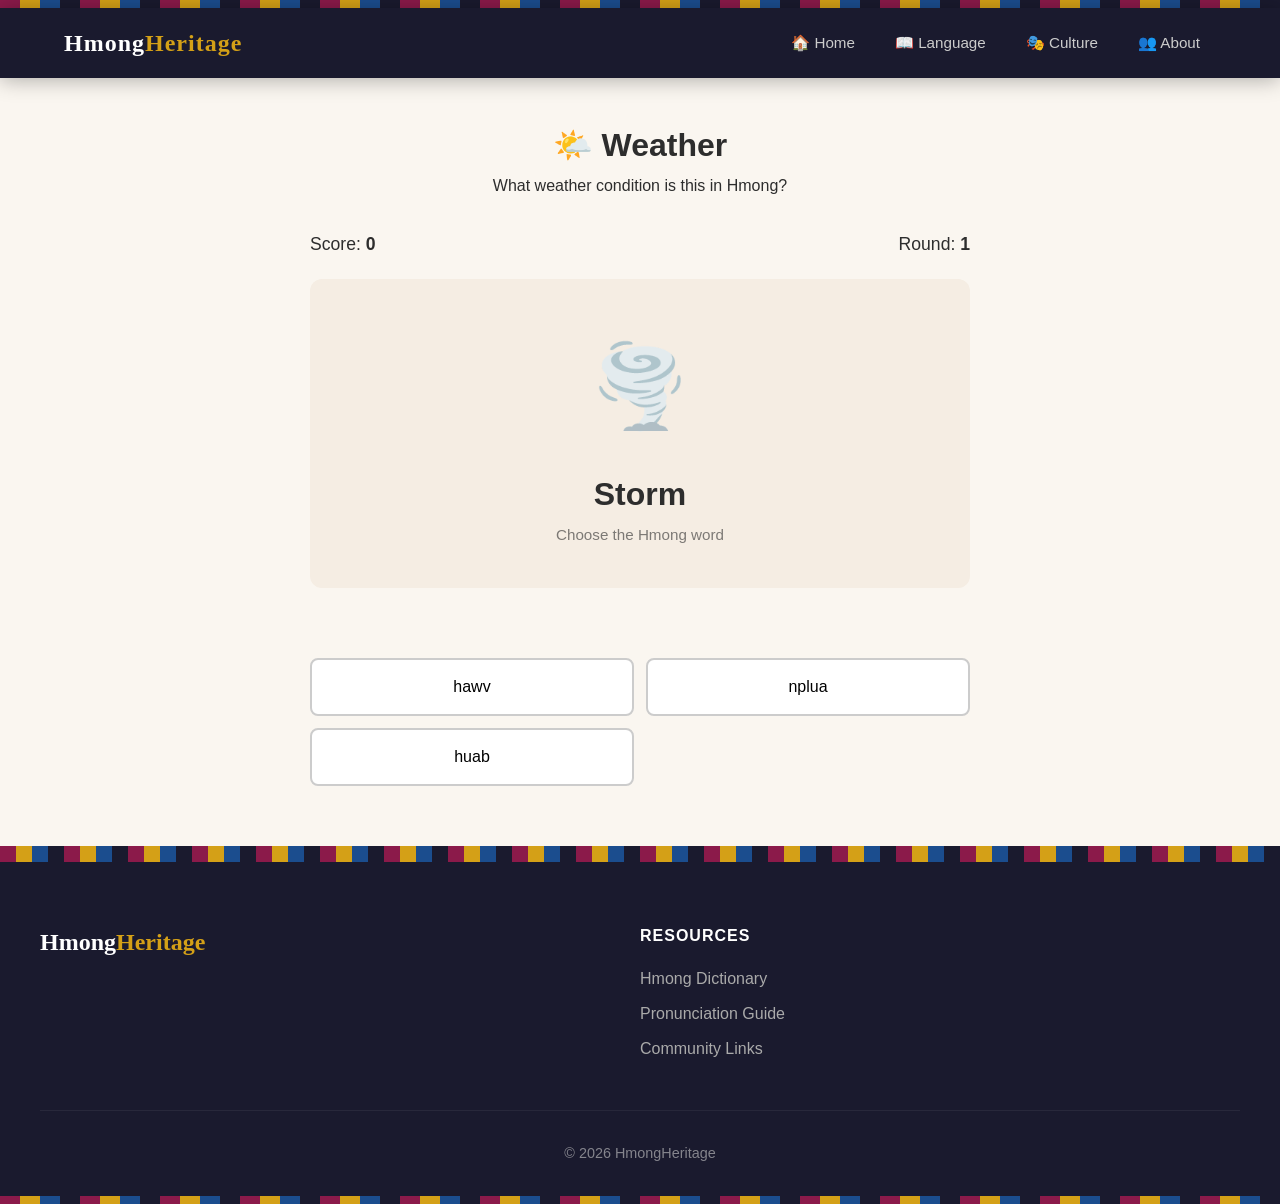
<file: games/weather.html>
<!DOCTYPE html>
<html lang="en">
<head>
  <link rel="icon" type="image/svg+xml" href="data:image/svg+xml,%3Csvg xmlns=%27http://www.w3.org/2000/svg%27 viewBox=%270 0 100 100%27%3E%3Ctext y=%27.9em%27 font-size=%2790%27%3E%F0%9F%87%B8%F0%9F%87%B2%3C/text%3E%3C/svg%3E">
  <meta charset="UTF-8">
  <meta name="viewport" content="width=device-width, initial-scale=1.0">
  <title>🌤️ Weather — Hmong Language Games</title>
  <link rel="stylesheet" href="../css/style.css">
  <link href="https://fonts.googleapis.com/css2?family=Noto+Sans+Hmong+Nyiakeng:wght@400;700&family=Merriweather:wght@400;700&display=swap" rel="stylesheet">
  <style>
    .game-container { max-width: 700px; margin: 0 auto; padding: 40px 20px; }
    .game-header { text-align: center; margin-bottom: 30px; }
    .game-header h1 { color: var(--color-hmong-red); }
    .score-bar { display: flex; justify-content: space-between; margin-bottom: 20px; font-size: 1.1rem; }
    .weather-card {
      text-align: center; padding: 40px; background: var(--color-cream); border-radius: 12px;
      margin-bottom: 24px; border: 2px solid var(--color-hmong-red);
    }
    .weather-icon { font-size: 5rem; margin-bottom: 12px; }
    .weather-hmong { font-size: 2rem; font-weight: 700; color: var(--color-hmong-red); }
    .weather-hint { font-size: 0.95rem; opacity: 0.6; }
    .weather-options { display: grid; grid-template-columns: 1fr 1fr; gap: 12px; margin-bottom: 20px; }
    .weather-btn {
      padding: 18px 12px; border: 2px solid #ccc; background: white; border-radius: 8px;
      cursor: pointer; font-size: 1rem; text-align: center; transition: all 0.2s;
    }
    .weather-btn:hover { border-color: var(--color-hmong-red); }
    .weather-btn.correct { background: #22c55e; border-color: #22c55e; color: white; }
    .weather-btn.wrong { background: #ef4444; border-color: #ef4444; color: white; }
    .weather-btn:disabled { opacity: 0.6; cursor: not-allowed; }
    .feedback { text-align: center; font-size: 1.2rem; min-height: 30px; margin-bottom: 16px; }
    @media (max-width: 500px) { .weather-options { grid-template-columns: 1fr; } }
  </style>
</head>
<body>
  <div class="scroll-progress" id="scrollProgress"></div>
  <div class="hmong-border"></div>
  <nav class="nav">
    <div class="nav-inner">
      <a href="../index.html" class="nav-logo">Hmong<span>Heritage</span></a>
      <ul class="nav-links" id="navLinks">
        <li><a href="../index.html">🏠 Home</a></li>
        <li><a href="../language/index.html">📖 Language</a></li>
        <li><a href="../culture/index.html">🎭 Culture</a></li>
        <li><a href="../about/index.html">👥 About</a></li>
      </ul>
      <button class="nav-toggle" id="navToggle"><span></span><span></span><span></span></button>
    </div>
  </nav>

  <div class="game-container">
    <div class="game-header"><h1>🌤️ Weather</h1><p>What weather condition is this in Hmong?</p></div>
    <div class="score-bar"><span>Score: <strong id="score">0</strong></span><span>Round: <strong id="round">1</strong></span></div>
    <div class="weather-card">
      <div class="weather-icon" id="weatherIcon">🌤️</div>
      <div class="weather-hmong" id="weatherHmong">...</div>
      <div class="weather-hint" id="weatherHint">Choose the Hmong word</div>
    </div>
    <div class="feedback" id="feedback"></div>
    <div class="weather-options" id="weatherOptions"></div>
  </div>

  <div class="hmong-border-thick"></div>
  <footer class="footer">
    <div class="footer-inner">
      <div class="footer-brand"><h3>Hmong<span>Heritage</span></h3></div>
      <div class="footer-links"><h4>Resources</h4><ul>
        <li><a href="https://www.hmongdictionary.org/" target="_blank" rel="noopener">Hmong Dictionary</a></li>
        <li><a href="https://www.hmonglanguage.com/pronunciation-guide/" target="_blank" rel="noopener">Pronunciation Guide</a></li>
        <li><a href="https://www.hmong.org/" target="_blank" rel="noopener">Community Links</a></li>
      </ul></div>
    </div>
    <div class="footer-bottom"><p>© 2026 HmongHeritage</p></div>
  </footer>
  <div class="hmong-border"></div>

  <script>
    const weather = [
      { english: 'Sunny', hmong: 'hawv', icon: '☀️' },
      { english: 'Rainy', hmong: 'hawv', icon: '🌧️' },
      { english: 'Cloudy', hmong: 'huab', icon: '☁️' },
      { english: 'Windy', hmong: 'hawv', icon: '💨' },
      { english: 'Cold', hmong: 'nplua', icon: '🥶' },
      { english: 'Hot', hmong: 'hawv', icon: '🥵' },
      { english: 'Snow', hmong: 'nplua', icon: '❄️' },
      { english: 'Foggy', hmong: 'huab', icon: '🌫️' },
      { english: 'Thunder', hmong: 'hawv', icon: '⛈️' },
      { english: 'Lightning', hmong: 'hawv', icon: '🌩️' },
      { english: 'Storm', hmong: 'hawv', icon: '🌪️' },
      { english: 'Drizzle', hmong: 'hawv', icon: '🌦️' },
      { english: 'Humid', hmong: 'nplua', icon: '💦' },
      { english: 'Dry', hmong: 'hawv', icon: '🏜️' },
      { english: 'Rainbow', hmong: 'huab', icon: '🌈' }
    ];

    let score = 0, round = 1, current = null, totalRounds = 10;

    function shuffle(arr) {
      const a = [...arr];
      for (let i = a.length - 1; i > 0; i--) {
        const j = Math.floor(Math.random() * (i + 1));
        [a[i], a[j]] = [a[j], a[i]];
      }
      return a;
    }

    function loadWeather() {
      if (round > totalRounds) {
        document.querySelector('.weather-card').innerHTML = `<div class="weather-icon">🎉</div><div class="weather-hmong">Final score: ${score}/${totalRounds * 10}</div>`;
        document.getElementById('weatherOptions').innerHTML = '<button class="btn btn-primary" onclick="location.reload()">Play Again</button>';
        return;
      }

      current = weather[Math.floor(Math.random() * weather.length)];
      document.getElementById('weatherIcon').textContent = current.icon;
      document.getElementById('weatherHmong').textContent = current.english;
      document.getElementById('weatherHint').textContent = 'Choose the Hmong word';
      document.getElementById('feedback').textContent = '';

      const wrong = shuffle(weather.filter(w => w.hmong !== current.hmong)).slice(0, 3).map(w => w.hmong);
      const uniqueWrong = [...new Set(wrong)].slice(0, 3);
      const options = shuffle([current.hmong, ...uniqueWrong]);

      const container = document.getElementById('weatherOptions');
      container.innerHTML = '';
      options.forEach(h => {
        const btn = document.createElement('button');
        btn.className = 'weather-btn';
        btn.textContent = h;
        btn.onclick = () => checkWeather(h, btn);
        container.appendChild(btn);
      });
    }

    function checkWeather(selected, btn) {
      const allBtns = document.querySelectorAll('.weather-btn');
      allBtns.forEach(b => b.disabled = true);

      if (selected === current.hmong) {
        btn.classList.add('correct');
        document.getElementById('feedback').innerHTML = `<span style="color:#22c55e">✅ "${current.hmong}"!</span>`;
        score += 10;
      } else {
        btn.classList.add('wrong');
        allBtns.forEach(b => { if (b.textContent === current.hmong) b.classList.add('correct'); });
        document.getElementById('feedback').innerHTML = `<span style="color:#ef4444">❌ It was "${current.hmong}"</span>`;
      }

      document.getElementById('score').textContent = score;
      round++;
      document.getElementById('round').textContent = round;
      setTimeout(loadWeather, 1200);
    }

    loadWeather();
  </script>
</body>
</html>
</file>
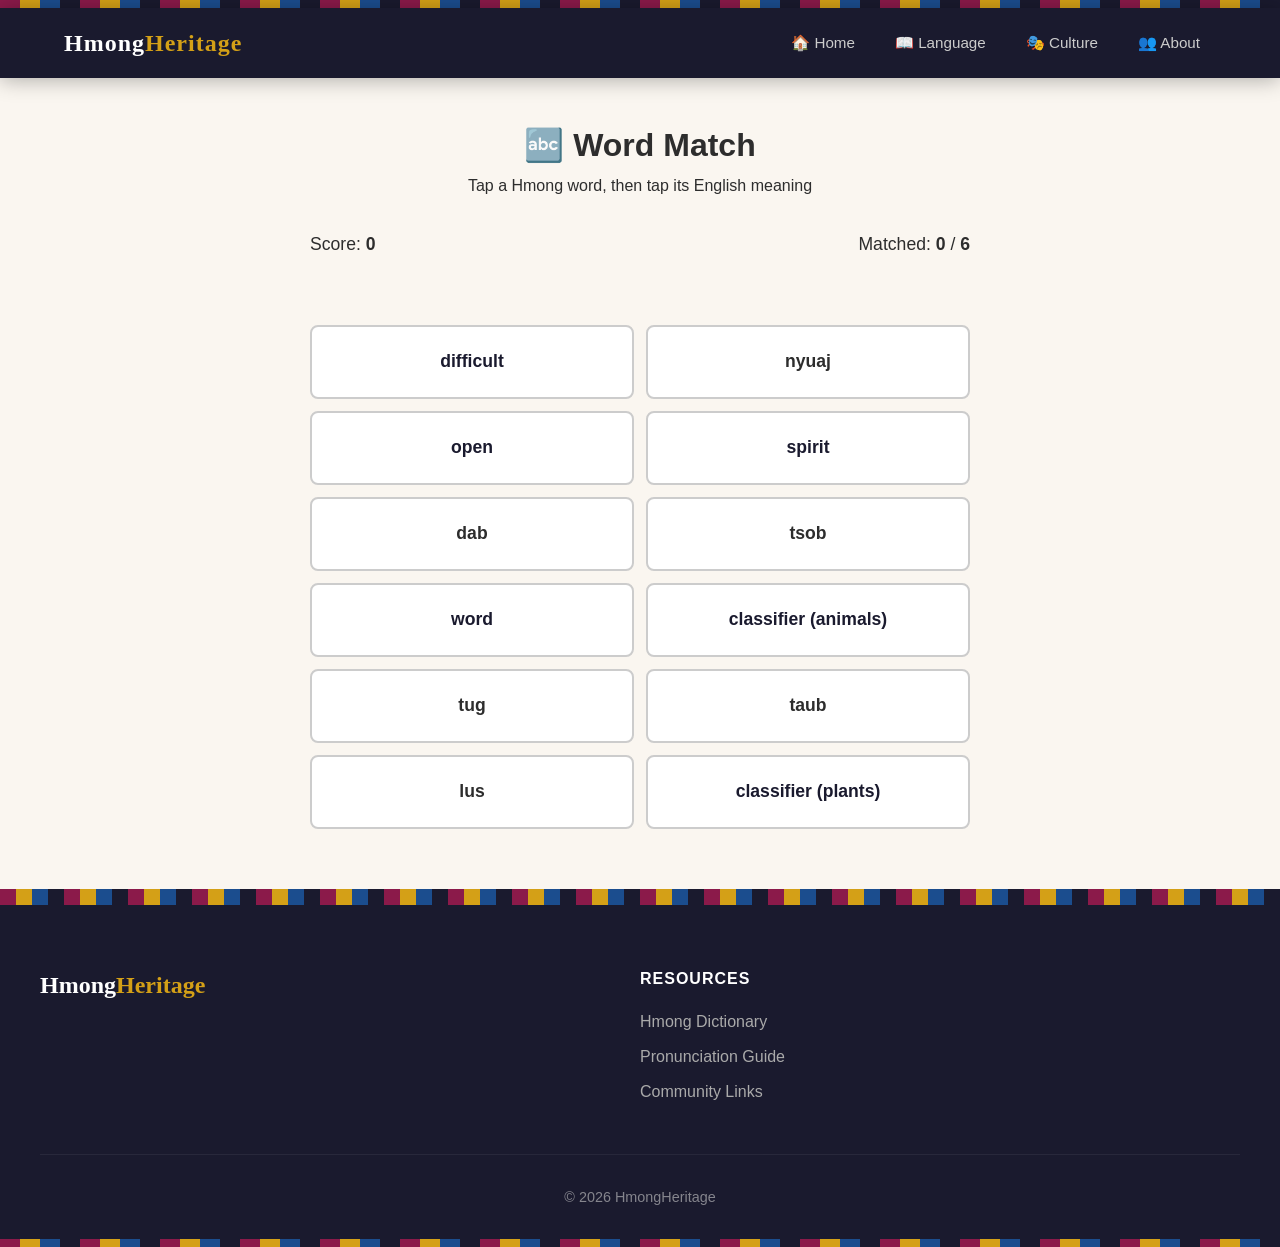
<file: games/word-match.html>
<!DOCTYPE html>
<html lang="en">
<head>
  <link rel="icon" type="image/svg+xml" href="data:image/svg+xml,%3Csvg xmlns=%27http://www.w3.org/2000/svg%27 viewBox=%270 0 100 100%27%3E%3Ctext y=%27.9em%27 font-size=%2790%27%3E%F0%9F%87%B8%F0%9F%87%B2%3C/text%3E%3C/svg%3E">
  <meta charset="UTF-8">
  <meta name="viewport" content="width=device-width, initial-scale=1.0">
  <title>🔤 Word Match — Hmong Language Games</title>
  <link rel="stylesheet" href="../css/style.css">
  <link href="https://fonts.googleapis.com/css2?family=Noto+Sans+Hmong+Nyiakeng:wght@400;700&family=Merriweather:wght@400;700&display=swap" rel="stylesheet">
  <style>
    .game-container { max-width: 700px; margin: 0 auto; padding: 40px 20px; }
    .game-header { text-align: center; margin-bottom: 30px; }
    .game-header h1 { color: var(--color-hmong-red); }
    .score-bar { display: flex; justify-content: space-between; margin-bottom: 20px; font-size: 1.1rem; }
    .match-grid { display: grid; grid-template-columns: 1fr 1fr; gap: 12px; }
    .match-card {
      padding: 20px 16px; border: 2px solid #ccc; background: white;
      border-radius: 8px; cursor: pointer; font-size: 1.1rem; font-weight: 600;
      text-align: center; transition: all 0.2s; user-select: none;
    }
    .match-card:hover { border-color: var(--color-hmong-red); }
    .match-card.selected { border-color: var(--color-hmong-red); background: #fef2f2; box-shadow: 0 0 0 2px rgba(200,30,30,0.2); }
    .match-card.matched { border-color: #22c55e; background: #f0fdf4; opacity: 0.7; pointer-events: none; }
    .match-card.wrong { border-color: #ef4444; background: #fef2f2; animation: shake 0.4s; }
    .match-card.hmong { color: var(--color-hmong-red); }
    .match-card.english { color: var(--color-dark); }
    .feedback { text-align: center; font-size: 1.2rem; min-height: 30px; margin: 16px 0; }
    .game-nav { text-align: center; margin-top: 20px; }
    @keyframes shake {
      0%, 100% { transform: translateX(0); }
      25% { transform: translateX(-6px); }
      75% { transform: translateX(6px); }
    }
    @media (max-width: 500px) {
      .match-grid { grid-template-columns: 1fr; }
    }
  </style>
</head>
<body>
  <div class="scroll-progress" id="scrollProgress"></div>
  <div class="hmong-border"></div>
  <nav class="nav">
    <div class="nav-inner">
      <a href="../index.html" class="nav-logo">Hmong<span>Heritage</span></a>
      <ul class="nav-links" id="navLinks">
        <li><a href="../index.html">🏠 Home</a></li>
        <li><a href="../language/index.html">📖 Language</a></li>
        <li><a href="../culture/index.html">🎭 Culture</a></li>
        <li><a href="../about/index.html">👥 About</a></li>
      </ul>
      <button class="nav-toggle" id="navToggle"><span></span><span></span><span></span></button>
    </div>
  </nav>

  <div class="game-container">
    <div class="game-header">
      <h1>🔤 Word Match</h1>
      <p>Tap a Hmong word, then tap its English meaning</p>
    </div>
    <div class="score-bar">
      <span>Score: <strong id="score">0</strong></span>
      <span>Matched: <strong id="matched">0</strong> / <strong id="total">0</strong></span>
    </div>
    <div class="feedback" id="feedback"></div>
    <div class="match-grid" id="matchGrid"></div>
    <div class="game-nav">
      <button class="btn btn-primary" id="newGameBtn" style="display:none;" onclick="newGame()">New Game 🔄</button>
    </div>
  </div>

  <div class="hmong-border-thick"></div>
  <footer class="footer">
    <div class="footer-inner">
      <div class="footer-brand"><h3>Hmong<span>Heritage</span></h3></div>
      <div class="footer-links"><h4>Resources</h4><ul>
        <li><a href="https://www.hmongdictionary.org/" target="_blank" rel="noopener">Hmong Dictionary</a></li>
        <li><a href="https://www.hmonglanguage.com/pronunciation-guide/" target="_blank" rel="noopener">Pronunciation Guide</a></li>
        <li><a href="https://www.hmong.org/" target="_blank" rel="noopener">Community Links</a></li>
      </ul></div>
    </div>
    <div class="footer-bottom"><p>© 2026 HmongHeritage</p></div>
  </footer>
  <div class="hmong-border"></div>

  <script>
    const pairs = [
      { hmong: 'nyuj', english: 'dog' },
      { hmong: 'daj', english: 'tall' },
      { hmong: 'siab', english: 'heart' },
      { hmong: 'pom', english: 'see' },
      { hmong: 'noog', english: 'listen' },
      { hmong: 'hu', english: 'call' },
      { hmong: 'lus', english: 'word' },
      { hmong: 'hmoob', english: 'Hmong' },
      { hmong: 'dav', english: 'east' },
      { hmong: 'taub', english: 'open' },
      { hmong: 'tsis', english: 'not' },
      { hmong: 'huas', english: 'big' },
      { hmong: 'dab', english: 'spirit' },
      { hmong: 'tsob', english: 'classifier (plants)' },
      { hmong: 'huab', english: 'cloud' },
      { hmong: 'ntuj', english: 'sky' },
      { hmong: 'hau', english: 'in' },
      { hmong: 'tug', english: 'classifier (animals)' },
      { hmong: 'nyuaj', english: 'difficult' },
      { hmong: 'twg', english: 'who' }
    ];

    let selected = null, score = 0, matchedPairs = [], gamePairs = [];

    function shuffle(arr) {
      const a = [...arr];
      for (let i = a.length - 1; i > 0; i--) {
        const j = Math.floor(Math.random() * (i + 1));
        [a[i], a[j]] = [a[j], a[i]];
      }
      return a;
    }

    function newGame() {
      gamePairs = shuffle(pairs).slice(0, 6);
      matchedPairs = [];
      selected = null;
      score = 0;
      document.getElementById('score').textContent = '0';
      document.getElementById('feedback').textContent = '';
      document.getElementById('newGameBtn').style.display = 'none';

      const hmongCards = shuffle(gamePairs.map((p, i) => ({ text: p.hmong, pairIdx: i, type: 'hmong' })));
      const englishCards = shuffle(gamePairs.map((p, i) => ({ text: p.english, pairIdx: i, type: 'english' })));

      const grid = document.getElementById('matchGrid');
      grid.innerHTML = '';
      // Interleave
      const interleaved = [];
      for (let i = 0; i < Math.max(hmongCards.length, englishCards.length); i++) {
        if (hmongCards[i]) interleaved.push(hmongCards[i]);
        if (englishCards[i]) interleaved.push(englishCards[i]);
      }
      // Shuffle again
      const final = shuffle(interleaved);

      document.getElementById('total').textContent = gamePairs.length;
      document.getElementById('matched').textContent = '0';

      final.forEach(card => {
        const div = document.createElement('div');
        div.className = `match-card ${card.type}`;
        div.textContent = card.text;
        div.dataset.pairIdx = card.pairIdx;
        div.dataset.type = card.type;
        div.onclick = () => selectCard(div);
        grid.appendChild(div);
      });
    }

    function selectCard(el) {
      if (el.classList.contains('matched')) return;

      if (!selected) {
        selected = el;
        el.classList.add('selected');
        return;
      }

      if (selected === el) {
        selected.classList.remove('selected');
        selected = null;
        return;
      }

      // Must be different types
      if (selected.dataset.type === el.dataset.type) {
        selected.classList.remove('selected');
        selected = el;
        el.classList.add('selected');
        return;
      }

      if (selected.dataset.pairIdx === el.dataset.pairIdx) {
        // Match!
        selected.classList.remove('selected');
        selected.classList.add('matched');
        el.classList.add('matched');
        score += 10;
        matchedPairs.push(selected.dataset.pairIdx);
        document.getElementById('score').textContent = score;
        document.getElementById('matched').textContent = matchedPairs.length;
        document.getElementById('feedback').innerHTML = '<span style="color:#22c55e">✅ Match!</span>';
        selected = null;

        if (matchedPairs.length === gamePairs.length) {
          document.getElementById('feedback').innerHTML = `<span style="color:#22c55e">🎉 All matched! Score: ${score}</span>`;
          document.getElementById('newGameBtn').style.display = 'inline-block';
        }
      } else {
        el.classList.add('wrong');
        selected.classList.add('wrong');
        document.getElementById('feedback').innerHTML = '<span style="color:#ef4444">❌ Try again</span>';
        const prev = selected;
        setTimeout(() => {
          el.classList.remove('wrong');
          prev.classList.remove('wrong', 'selected');
          selected = null;
          document.getElementById('feedback').textContent = '';
        }, 600);
      }
    }

    newGame();
  </script>
</body>
</html>
</file>
<file: css/style.css>
/* ========================================
   Hmong Educational & Culture Website
   Style Guide
   ======================================== */

/* --- Animations & Juice --- */
.reveal-hidden {
  opacity: 0;
  transform: translateY(30px);
  transition: all 0.8s cubic-bezier(0.22, 1, 0.36, 1);
}

.reveal-visible {
  opacity: 1;
  transform: translateY(0);
}

@keyframes shimmer {
  0% { filter: hue-rotate(0deg) brightness(1); }
  50% { filter: hue-rotate(15deg) brightness(1.2); }
  100% { filter: hue-rotate(0deg) brightness(1); }
}

.hmong-border, .hmong-border-thick {
  animation: shimmer 10s infinite ease-in-out;
}

/* Glassmorphism effect for dark mode */
body.dark-mode .card, 
body.dark-mode .nav {
  background: var(--color-dark-surface);
  backdrop-filter: blur(12px);
  -webkit-backdrop-filter: blur(12px);
  border: 1px solid var(--glass-border);
  box-shadow: var(--glass-shadow);
}
*, *::before, *::after {
  margin: 0;
  padding: 0;
  box-sizing: border-box;
}

:root {
  --color-primary: #8B1A4A;       /* Deep Hmong red */
  --color-secondary: #D4A017;     /* Gold/indigo accent */
  --color-accent: #1B4D8E;        /* Hmong indigo blue */
  --color-dark: #1A1A2E;
  --color-light: #FAF6F0;
  --color-cream: #F5EDE3;
  --color-text: #2D2D2D;
  --color-text-light: #5A5A5A;

  /* Dark Mode Palette */
  --color-dark-bg: #0F172A;
  --color-dark-surface: rgba(30, 41, 59, 0.7); /* Changed to RGBA for Glassmorphism */
  --color-dark-text: #F1F5F9;
  --color-dark-text-muted: #94A3B8;
  --color-dark-accent: #38BDF8;
  --glass-border: rgba(255, 255, 255, 0.1);
  --glass-shadow: 0 8px 32px 0 rgba(0, 0, 0, 0.37);

  --font-heading: 'Georgia', 'Times New Roman', serif;
  --font-body: 'Segoe UI', 'Helvetica Neue', Arial, sans-serif;
  --max-width: 1200px;
  --nav-height: 70px;

}

html {
  scroll-behavior: smooth;
  font-size: 16px;
}

body {
  font-family: var(--font-body);
  color: var(--color-text);
  background-color: var(--color-light);
  line-height: 1.7;
  -webkit-font-smoothing: antialiased;
}

a {
  color: var(--color-primary);
  text-decoration: none;
  transition: color 0.3s ease;
}

a:hover {
  color: var(--color-secondary);
}

img {
  max-width: 100%;
  height: auto;
}

/* --- Hmong Pattern Border --- */
.hmong-border {
  height: 8px;
  background: repeating-linear-gradient(
    90deg,
    var(--color-primary) 0px,
    var(--color-primary) 20px,
    var(--color-secondary) 20px,
    var(--color-secondary) 40px,
    var(--color-accent) 40px,
    var(--color-accent) 60px,
    var(--color-dark) 60px,
    var(--color-dark) 80px
  );
}

.hmong-border-thick {
  height: 16px;
  background: repeating-linear-gradient(
    90deg,
    var(--color-primary) 0px,
    var(--color-primary) 16px,
    var(--color-secondary) 16px,
    var(--color-secondary) 32px,
    var(--color-accent) 32px,
    var(--color-accent) 48px,
    var(--color-dark) 48px,
    var(--color-dark) 64px
  );
}

/* --- Navigation --- */
.nav {
  position: sticky;
  top: 0;
  z-index: 1000;
  background: var(--color-dark);
  height: var(--nav-height);
  box-shadow: 0 2px 20px rgba(0,0,0,0.3);
}

.nav-inner {
  max-width: var(--max-width);
  margin: 0 auto;
  padding: 0 24px;
  display: flex;
  align-items: center;
  justify-content: space-between;
  height: 100%;
}

.nav-logo {
  font-family: var(--font-heading);
  font-size: 1.5rem;
  color: #fff;
  font-weight: bold;
  letter-spacing: 1px;
}

.nav-logo span {
  color: var(--color-secondary);
}

.nav-links {
  display: flex;
  list-style: none;
  gap: 8px;
}

.nav-links a {
  color: #ccc;
  padding: 8px 16px;
  border-radius: 6px;
  font-size: 0.95rem;
  font-weight: 500;
  transition: all 0.3s ease;
}

.nav-links a:hover,
.nav-links a.active {
  color: #fff;
  background: rgba(255,255,255,0.1);
}

.nav-toggle {
  display: none;
  flex-direction: column;
  gap: 5px;
  cursor: pointer;
  background: none;
  border: none;
  padding: 8px;
}

.nav-toggle span {
  width: 25px;
  height: 2px;
  background: #fff;
  transition: 0.3s;
}

/* --- Hero --- */
.hero {
  background: linear-gradient(135deg, var(--color-dark) 0%, var(--color-primary) 60%, var(--color-accent) 100%);
  color: #fff;
  padding: 120px 24px;
  text-align: center;
  position: relative;
  overflow: hidden;
}

.hero::before {
  content: '';
  position: absolute;
  inset: 0;
  background: url("data:image/svg+xml,%3Csvg width='60' height='60' viewBox='0 0 60 60' xmlns='http://www.w3.org/2000/svg'%3E%3Cpath d='M30 5 L55 30 L30 55 L5 30 Z' fill='none' stroke='rgba(255,255,255,0.05)' stroke-width='1'/%3E%3C/svg%3E") repeat;
  opacity: 0.5;
}

.hero-content {
  position: relative;
  z-index: 1;
  max-width: 800px;
  margin: 0 auto;
}

.hero h1 {
  font-family: var(--font-heading);
  font-size: 3.5rem;
  margin-bottom: 16px;
  line-height: 1.2;
}

.hero h1 span {
  color: var(--color-secondary);
}

.hero .hmong-title {
  font-size: 1.8rem;
  opacity: 0.85;
  margin-bottom: 24px;
  font-family: var(--font-heading);
}

.hero p {
  font-size: 1.2rem;
  opacity: 0.9;
  max-width: 600px;
  margin: 0 auto 40px;
  line-height: 1.8;
}

.hero-buttons {
  display: flex;
  gap: 16px;
  justify-content: center;
  flex-wrap: wrap;
}

.btn {
  display: inline-block;
  padding: 14px 32px;
  border-radius: 8px;
  font-weight: 600;
  font-size: 1rem;
  transition: all 0.3s ease;
  cursor: pointer;
  border: 2px solid transparent;
}

.btn-primary {
  background: var(--color-secondary);
  color: var(--color-dark);
}

.btn-primary:hover {
  background: #e6b420;
  color: var(--color-dark);
  transform: translateY(-2px);
  box-shadow: 0 4px 15px rgba(212,160,23,0.4);
}

.btn-outline {
  border-color: #fff;
  color: #fff;
  background: transparent;
}

.btn-outline:hover {
  background: rgba(255,255,255,0.15);
  color: #fff;
  transform: translateY(-2px);
}

/* --- Sections --- */
.section {
  padding: 80px 24px;
}

.section-inner {
  max-width: var(--max-width);
  margin: 0 auto;
}

.section-header {
  text-align: center;
  margin-bottom: 60px;
}

.section-header h2 {
  font-family: var(--font-heading);
  font-size: 2.5rem;
  color: var(--color-primary);
  margin-bottom: 12px;
}

.section-header .hmong-subtitle {
  font-size: 1.2rem;
  color: var(--color-secondary);
  margin-bottom: 16px;
}

.section-header p {
  max-width: 650px;
  margin: 0 auto;
  color: var(--color-text-light);
  font-size: 1.05rem;
}

/* --- Cards --- */
.cards {
  display: grid;
  grid-template-columns: repeat(auto-fit, minmax(300px, 1fr));
  gap: 32px;
}

.card {
  background: #fff;
  border-radius: 12px;
  padding: 36px;
  box-shadow: 0 4px 20px rgba(0,0,0,0.08);
  transition: all 0.3s ease;
  border-top: 4px solid var(--color-primary);
}

.card:hover {
  transform: translateY(-4px);
  box-shadow: 0 8px 30px rgba(0,0,0,0.12);
}

.card-icon {
  font-size: 2.5rem;
  margin-bottom: 16px;
}

.card h3 {
  font-family: var(--font-heading);
  font-size: 1.4rem;
  color: var(--color-dark);
  margin-bottom: 12px;
}

.card p {
  color: var(--color-text-light);
  line-height: 1.7;
}

/* --- Language Lessons --- */
.lesson-tabs {
  display: flex;
  gap: 8px;
  justify-content: center;
  margin-bottom: 40px;
  flex-wrap: wrap;
}

.lesson-tab {
  padding: 10px 24px;
  border: 2px solid var(--color-primary);
  border-radius: 30px;
  background: transparent;
  color: var(--color-primary);
  font-weight: 600;
  cursor: pointer;
  transition: all 0.3s ease;
  font-size: 0.95rem;
}

.lesson-tab:hover,
.lesson-tab.active {
  background: var(--color-primary);
  color: #fff;
}

.lesson-content {
  display: none;
}

.lesson-content.active {
  display: block;
}

.lesson-table {
  width: 100%;
  border-collapse: collapse;
  background: #fff;
  border-radius: 12px;
  overflow: hidden;
  box-shadow: 0 4px 20px rgba(0,0,0,0.08);
}

.lesson-table th {
  background: var(--color-primary);
  color: #fff;
  padding: 16px 20px;
  text-align: left;
  font-weight: 600;
}

.lesson-table td {
  padding: 14px 20px;
  border-bottom: 1px solid #eee;
}

.lesson-table tr:last-child td {
  border-bottom: none;
}

.lesson-table tr:hover td {
  background: var(--color-cream);
}

.lesson-table .hmong-word {
  font-weight: 600;
  color: var(--color-primary);
  font-size: 1.05rem;
}

.lesson-table .pronunciation {
  color: var(--color-accent);
  font-style: italic;
}

/* --- Culture Section --- */
.culture-grid {
  display: grid;
  grid-template-columns: repeat(auto-fit, minmax(350px, 1fr));
  gap: 40px;
  align-items: start;
}

.culture-card {
  background: #fff;
  border-radius: 12px;
  overflow: hidden;
  box-shadow: 0 4px 20px rgba(0,0,0,0.08);
}

.culture-card-header {
  background: linear-gradient(135deg, var(--color-primary), var(--color-accent));
  color: #fff;
  padding: 24px 32px;
}

.culture-card-header h3 {
  font-family: var(--font-heading);
  font-size: 1.5rem;
  margin-bottom: 4px;
}

.culture-card-body {
  padding: 32px;
}

.culture-card-body p {
  margin-bottom: 16px;
  color: var(--color-text-light);
  line-height: 1.8;
}

.culture-card-body ul {
  list-style: none;
  padding: 0;
}

.culture-card-body li {
  padding: 8px 0;
  padding-left: 24px;
  position: relative;
  color: var(--color-text-light);
}

.culture-card-body li::before {
  content: '◆';
  position: absolute;
  left: 0;
  color: var(--color-secondary);
}

/* --- About --- */
.about-grid {
  display: grid;
  grid-template-columns: 1fr 1fr;
  gap: 60px;
  align-items: center;
}

.about-text h3 {
  font-family: var(--font-heading);
  font-size: 1.8rem;
  color: var(--color-primary);
  margin-bottom: 16px;
}

.about-text p {
  color: var(--color-text-light);
  margin-bottom: 16px;
  line-height: 1.8;
}

.about-visual {
  background: linear-gradient(135deg, var(--color-primary), var(--color-accent));
  border-radius: 16px;
  padding: 48px;
  color: #fff;
  text-align: center;
}

.about-visual .big-emoji {
  font-size: 4rem;
  margin-bottom: 16px;
}

.about-visual h4 {
  font-family: var(--font-heading);
  font-size: 1.6rem;
  margin-bottom: 8px;
}

.about-visual p {
  opacity: 0.85;
  line-height: 1.7;
}

/* --- Themes --- */
body.dark-mode {
  background-color: var(--color-dark-bg);
  color: var(--color-dark-text);
}

body.dark-mode .card {
  background: var(--color-dark-surface);
  box-shadow: 0 4px 20px rgba(0,0,0,0.4);
  border-top-color: var(--color-secondary);
}

body.dark-mode .card h3, 
body.dark-mode .section-header h2 {
  color: var(--color-dark-text);
}

body.dark-mode .card p, 
body.dark-mode .section-header p,
body.dark-mode .about-text p {
  color: var(--color-dark-text-muted);
}

body.dark-mode .section {
  background: transparent;
}

body.dark-mode .section[style*="background: var(--color-cream)"] {
  background-color: var(--color-dark-surface) !important;
}

body.dark-mode .lesson-table {
  background: var(--color-dark-surface);
  box-shadow: none;
}

body.dark-mode .lesson-table td {
  border-bottom-color: rgba(255,255,255,0.05);
}

body.dark-mode .lesson-table tr:hover td {
  background: rgba(255,255,255,0.05);
}

/* --- Word of the Day Styling --- */
.word-of-day-card {
  background: rgba(255, 255, 255, 0.15);
  backdrop-filter: blur(10px);
  border: 1px solid rgba(255, 255, 255, 0.2);
  border-radius: 16px;
  padding: 24px;
  margin-top: 40px;
  text-align: center;
  color: #fff;
  max-width: 400px;
  margin-left: auto;
  margin-right: auto;
  box-shadow: 0 10px 30px rgba(0,0,0,0.1);
  animation: float 6s ease-in-out infinite;
}

.wotd-label {
  font-size: 0.85rem;
  text-transform: uppercase;
  letter-spacing: 1px;
  margin-bottom: 12px;
  opacity: 0.9;
  font-weight: 600;
}

.wotd-content {
  display: flex;
  flex-direction: column;
  gap: 8px;
}

.wotd-hm {
  font-family: var(--font-heading);
  font-size: 2.2rem;
  font-weight: bold;
  color: var(--color-secondary);
  line-height: 1;
}

.wotd-pron {
  font-style: italic;
  opacity: 0.8;
  font-size: 1.1rem;
}

.wotd-en {
  font-size: 1.3rem;
  font-weight: 500;
  margin-top: 4px;
}

@keyframes float {
  0%, 100% { transform: translateY(0); }
  50% { transform: translateY(-10px); }
}

body.dark-mode .word-of-day-card {
  background: rgba(0, 0, 0, 0.3);
  border-color: rgba(255, 255, 255, 0.1);
}

/* --- Game Animations --- */
@keyframes shake {
  0%, 100% { transform: translateX(0); }
  25% { transform: translateX(-5px); }
  75% { transform: translateX(5px); }
}

@keyframes pop {
  0% { transform: scale(1); }
  50% { transform: scale(1.1); }
  100% { transform: scale(1); }
}

.animate-shake { animation: shake 0.2s ease-in-out 0s 2; }
.animate-pop { animation: pop 0.3s ease-in-out; }

.combo-text {
  position: absolute;
  font-weight: bold;
  color: var(--color-secondary);
  pointer-events: none;
  animation: float-up 0.8s ease-out forwards;
}

@keyframes float-up {
  0% { opacity: 1; transform: translateY(0); }
  100% { opacity: 0; transform: translateY(-50px); }
}
.timeline {
  position: relative;
  max-width: 800px;
  margin: 0 auto;
  padding: 20px 0;
}

.timeline::before {
  content: '';
  position: absolute;
  left: 50%;
  transform: translateX(-50%);
  width: 3px;
  height: 100%;
  background: var(--color-primary);
  opacity: 0.3;
}

.timeline-item {
  display: flex;
  margin-bottom: 40px;
  position: relative;
}

.timeline-item:nth-child(odd) {
  flex-direction: row-reverse;
}

.timeline-dot {
  width: 20px;
  height: 20px;
  background: var(--color-secondary);
  border-radius: 50%;
  position: absolute;
  left: 50%;
  transform: translateX(-50%);
  z-index: 1;
  box-shadow: 0 0 0 4px var(--color-light);
}

.timeline-content {
  width: 45%;
  background: #fff;
  border-radius: 12px;
  padding: 24px;
  box-shadow: 0 4px 15px rgba(0,0,0,0.08);
}

.timeline-content h4 {
  font-family: var(--font-heading);
  color: var(--color-primary);
  margin-bottom: 8px;
}

.timeline-content p {
  color: var(--color-text-light);
  font-size: 0.95rem;
  line-height: 1.7;
}

/* --- Footer --- */
.footer {
  background: var(--color-dark);
  color: #ccc;
  padding: 60px 24px 30px;
}

.footer-inner {
  max-width: var(--max-width);
  margin: 0 auto;
  display: grid;
  grid-template-columns: 2fr 1fr 1fr;
  gap: 40px;
  margin-bottom: 40px;
}

.footer-brand h3 {
  font-family: var(--font-heading);
  color: #fff;
  font-size: 1.5rem;
  margin-bottom: 12px;
}

.footer-brand h3 span {
  color: var(--color-secondary);
}

.footer-brand p {
  line-height: 1.7;
  opacity: 0.8;
}

.footer-links h4 {
  color: #fff;
  margin-bottom: 16px;
  font-size: 1rem;
  text-transform: uppercase;
  letter-spacing: 1px;
}

.footer-links ul {
  list-style: none;
}

.footer-links li {
  margin-bottom: 8px;
}

.footer-links a {
  color: #aaa;
  transition: color 0.3s;
}

.footer-links a:hover {
  color: var(--color-secondary);
}

.footer-bottom {
  max-width: var(--max-width);
  margin: 0 auto;
  padding-top: 30px;
  border-top: 1px solid rgba(255,255,255,0.1);
  text-align: center;
  font-size: 0.9rem;
  opacity: 0.6;
}

/* --- Responsive --- */
@media (max-width: 768px) {
  .hero h1 {
    font-size: 2.2rem;
  }

  .hero .hmong-title {
    font-size: 1.3rem;
  }

  .nav-links {
    display: none;
    position: absolute;
    top: var(--nav-height);
    left: 0;
    right: 0;
    background: var(--color-dark);
    flex-direction: column;
    padding: 16px;
    gap: 4px;
    box-shadow: 0 10px 30px rgba(0,0,0,0.3);
  }

  .nav-links.open {
    display: flex;
  }

  .nav-links a {
    padding: 12px 16px;
  }

  .nav-toggle {
    display: flex;
  }

  .section {
    padding: 50px 16px;
  }

  .section-header h2 {
    font-size: 1.8rem;
  }

  .about-grid {
    grid-template-columns: 1fr;
    gap: 32px;
  }

  .footer-inner {
    grid-template-columns: 1fr;
    gap: 32px;
  }

  .timeline::before {
    left: 20px;
  }

  .timeline-dot {
    left: 20px;
  }

  .timeline-item,
  .timeline-item:nth-child(odd) {
    flex-direction: row;
    padding-left: 50px;
  }

  .timeline-content {
    width: 100%;
  }

  .culture-grid {
    grid-template-columns: 1fr;
  }

  .cards {
    grid-template-columns: 1fr;
  }
}

/* --- Animations --- */
@keyframes fadeInUp {
  from {
    opacity: 0;
    transform: translateY(30px);
  }
  to {
    opacity: 1;
    transform: translateY(0);
  }
}

.animate-in {
  animation: fadeInUp 0.6s ease forwards;
}

/* --- Scroll progress --- */
.scroll-progress {
  position: fixed;
  top: var(--nav-height);
  left: 0;
  height: 3px;
  background: var(--color-secondary);
  z-index: 999;
  transition: width 0.1s linear;
}

/* --- Culture Images --- */
.culture-image {
  width: 100%;
  height: auto;
  max-height: 180px;
  object-fit: contain;
  border-radius: 8px;
  margin-bottom: 12px;
  background: var(--color-dark);
  padding: 8px;
}

.culture-grid {
  display: grid;
  grid-template-columns: repeat(auto-fit, minmax(300px, 1fr));
  gap: 24px;
}

/* --- Language Toggle --- */
.lang-toggle {
  position: fixed;
  bottom: 24px;
  right: 24px;
  z-index: 1000;
  background: var(--color-primary);
  color: #fff;
  border: 2px solid var(--color-secondary);
  border-radius: 50px;
  padding: 10px 20px;
  font-size: 14px;
  font-weight: 600;
  cursor: pointer;
  box-shadow: 0 4px 12px rgba(0,0,0,0.3);
  transition: all 0.3s ease;
  font-family: 'Noto Sans Hmong Nyiakeng', 'Merriweather', sans-serif;
}

.lang-toggle:hover {
  background: var(--color-secondary);
  border-color: var(--color-primary);
  transform: translateY(-2px);
}

.lang-toggle .hmong-hidden {
  display: none;
}

.lang-toggle .en-hidden {
  display: inline;
}

/* When HMN mode is active */
body.hmn-mode .lang-toggle {
  background: var(--color-accent);
}

/* Translated text visibility */
[data-lang="en"], [data-lang="hm"] {
  transition: opacity 0.3s ease;
}

[data-lang="hm"] {
  display: none;
}

body.hmn-mode [data-lang="en"] {
  display: none;
}

body.hmn-mode [data-lang="hm"] {
  display: inline;
}

/* Block-level language toggles (for paragraphs, headings, etc.) */
[data-lang-block="hm"] {
  display: none;
}

body.hmn-mode [data-lang-block="en"] {
  display: none;
}

body.hmn-mode [data-lang-block="hm"] {
  display: block;
}

table [data-lang-block="hm"] {
  display: none;
}

body.hmn-mode table [data-lang-block="hm"] {
  display: table-cell;
}

table [data-lang-block="en"] {
  display: table-cell;
}

body.hmn-mode table [data-lang-block="en"] {
  display: none;
}

ul [data-lang-block="hm"] {
  display: none;
}

body.hmn-mode ul [data-lang-block="hm"] {
  display: list-item;
}

ul [data-lang-block="en"] {
  display: list-item;
}

body.hmn-mode ul [data-lang-block="en"] {
  display: none;
}
</file>
<file: css/tutor_widget.css>
/* Tutor Widget - High Fidelity Glassmorphism */
:root {
    --tutor-bg: rgba(15, 23, 42, 0.85);
    --tutor-accent: #D4A017;
    --tutor-text: #F1F5F9;
    --tutor-glass-border: rgba(255, 255, 255, 0.15);
}

.tutor-container {
    position: fixed;
    bottom: 20px;
    right: 20px;
    z-index: 2000;
    font-family: var(--font-body);
}

/* Floating Bubble */
.tutor-bubble {
    width: 60px;
    height: 60px;
    border-radius: 50%;
    background: linear-gradient(135deg, var(--color-primary), var(--color-accent));
    box-shadow: 0 8px 24px rgba(0,0,0,0.3);
    cursor: pointer;
    display: flex;
    align-items: center;
    justify-content: center;
    font-size: 24px;
    transition: all 0.3s cubic-bezier(0.175, 0.885, 0.32, 1.275);
    border: 2px solid var(--color-secondary);
}

.tutor-bubble:hover {
    transform: scale(1.1) rotate(10deg);
    box-shadow: 0 12px 30px rgba(139, 26, 74, 0.4);
}

/* Chat Window */
.tutor-window {
    position: absolute;
    bottom: 80px;
    right: 0;
    width: 380px;
    height: 500px;
    background: var(--tutor-bg);
    backdrop-filter: blur(16px);
    -webkit-backdrop-filter: blur(16px);
    border-radius: 24px;
    border: 1px solid var(--tutor-glass-border);
    box-shadow: 0 12px 40px rgba(0,0,0,0.5);
    display: none;
    flex-direction: column;
    overflow: hidden;
    transition: all 0.4s ease;
    color: var(--tutor-text);
}

.tutor-window.active {
    display: flex;
    animation: slideIn 0.4s ease forwards;
}

@keyframes slideIn {
    from { opacity: 0; transform: translateY(20px) scale(0.95); }
    to { opacity: 1; transform: translateY(0) scale(1); }
}

/* Window Header */
.tutor-header {
    padding: 20px;
    background: rgba(255,255,255,0.05);
    border-bottom: 1px solid var(--tutor-glass-border);
    display: flex;
    align-items: center;
    gap: 12px;
}

.tutor-header .avatar {
    width: 40px;
    height: 40px;
    border-radius: 50%;
    background: var(--color-secondary);
    display: flex;
    align-items: center;
    justify-content: center;
    font-size: 20px;
}

.tutor-header-info h4 {
    font-size: 1rem;
    font-weight: 600;
    margin: 0;
}

.tutor-header-info p {
    font-size: 0.75rem;
    opacity: 0.7;
    margin: 0;
}

/* Chat Area */
.tutor-messages {
    flex: 1;
    padding: 20px;
    overflow-y: auto;
    display: flex;
    flex-direction: column;
    gap: 12px;
}

.tutor-msg {
    max-width: 85%;
    padding: 12px 16px;
    border-radius: 16px;
    font-size: 0.9rem;
    line-height: 1.4;
    position: relative;
}

.tutor-msg.user {
    align-self: flex-end;
    background: var(--color-primary);
    color: white;
    border-bottom-right-radius: 4px;
}

.tutor-msg.bot {
    align-self: flex-start;
    background: rgba(255,255,255,0.1);
    border: 1px solid var(--tutor-glass-border);
    border-bottom-left-radius: 4px;
}

.tutor-msg.bot .audio-btn {
    display: block;
    margin-top: 8px;
    background: none;
    border: none;
    color: var(--color-secondary);
    cursor: pointer;
    font-size: 0.8rem;
    padding: 0;
    font-weight: 600;
}

/* Input Area */
.tutor-input-area {
    padding: 16px;
    background: rgba(0,0,0,0.2);
    display: flex;
    gap: 10px;
    border-top: 1px solid var(--tutor-glass-border);
}

.tutor-input {
    flex: 1;
    background: rgba(255,255,255,0.05);
    border: 1px solid var(--tutor-glass-border);
    border-radius: 12px;
    padding: 10px 14px;
    color: white;
    font-size: 0.9rem;
    outline: none;
}

.tutor-input:focus {
    border-color: var(--color-secondary);
}

.tutor-send {
    background: var(--color-secondary);
    color: #000;
    border: none;
    border-radius: 12px;
    width: 40px;
    height: 40px;
    cursor: pointer;
    font-weight: bold;
    transition: transform 0.2s;
}

.tutor-send:hover {
    transform: scale(1.1);
}
</file>
